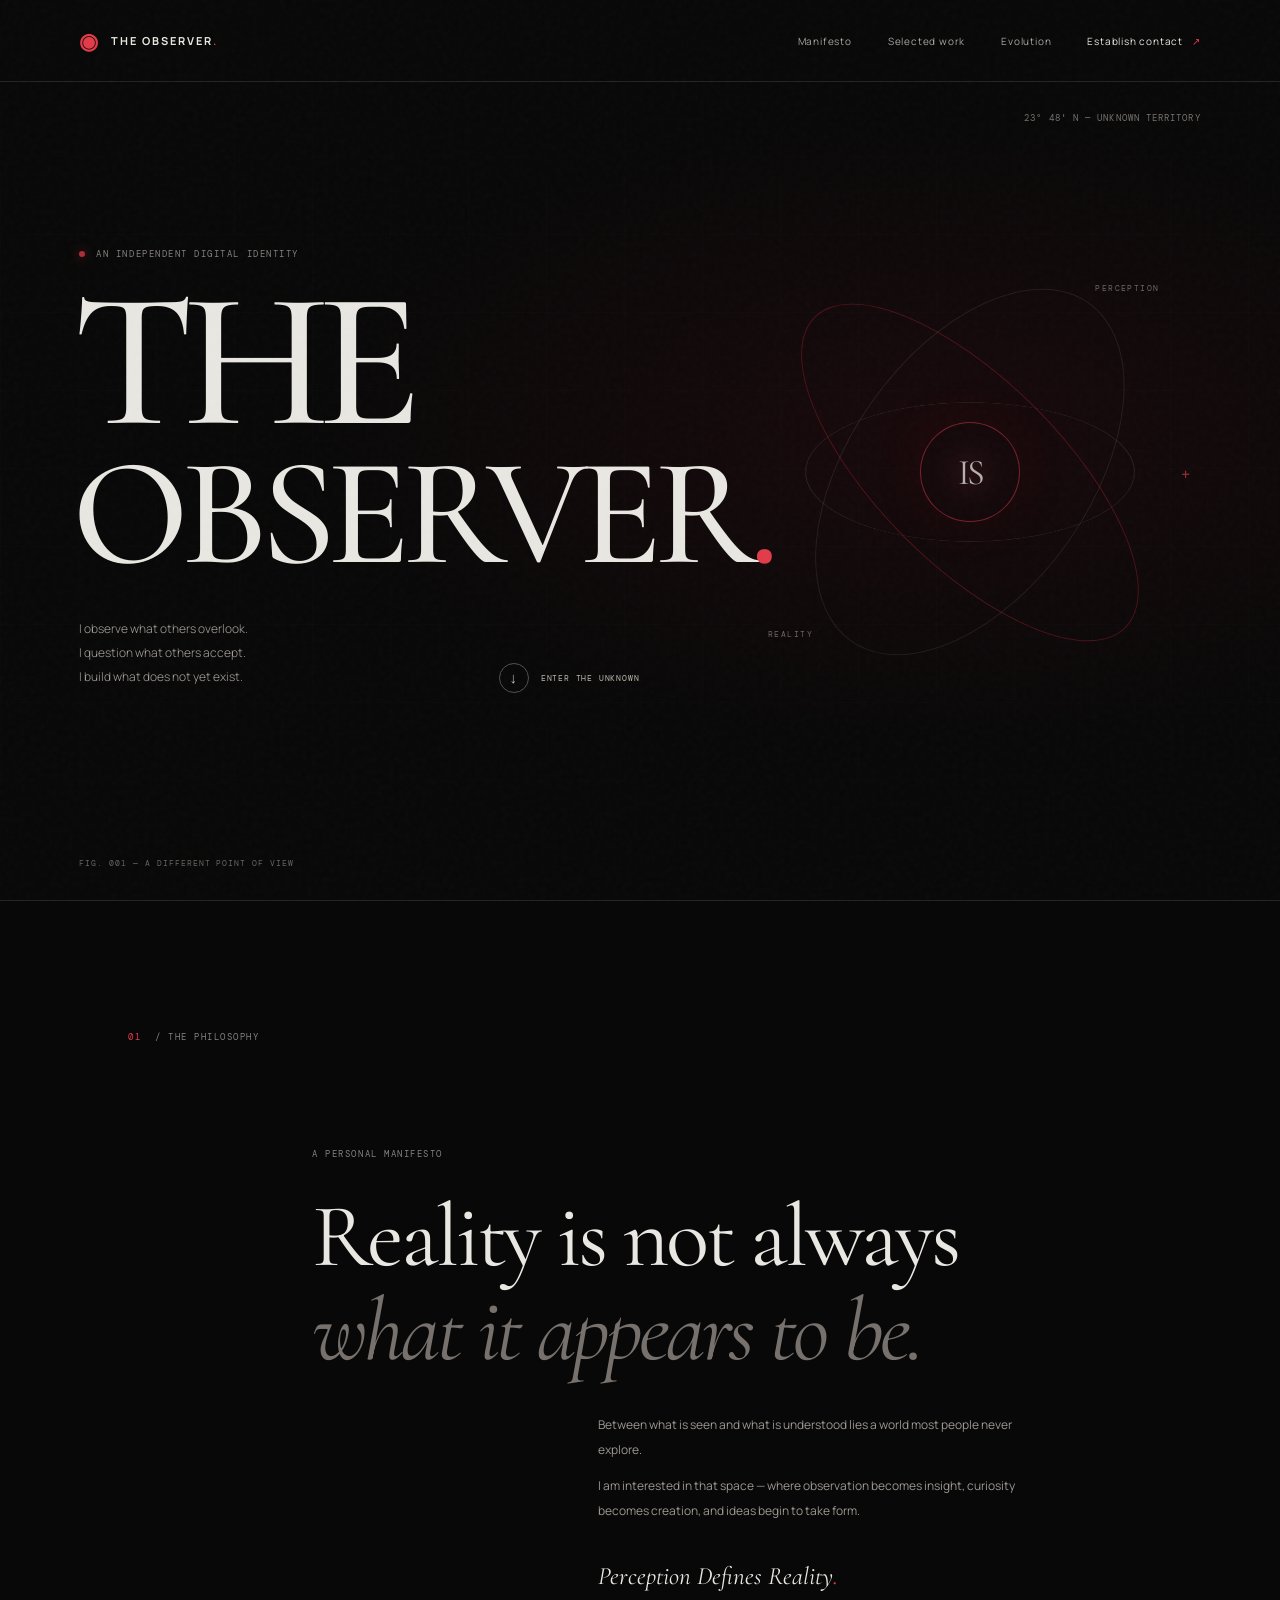
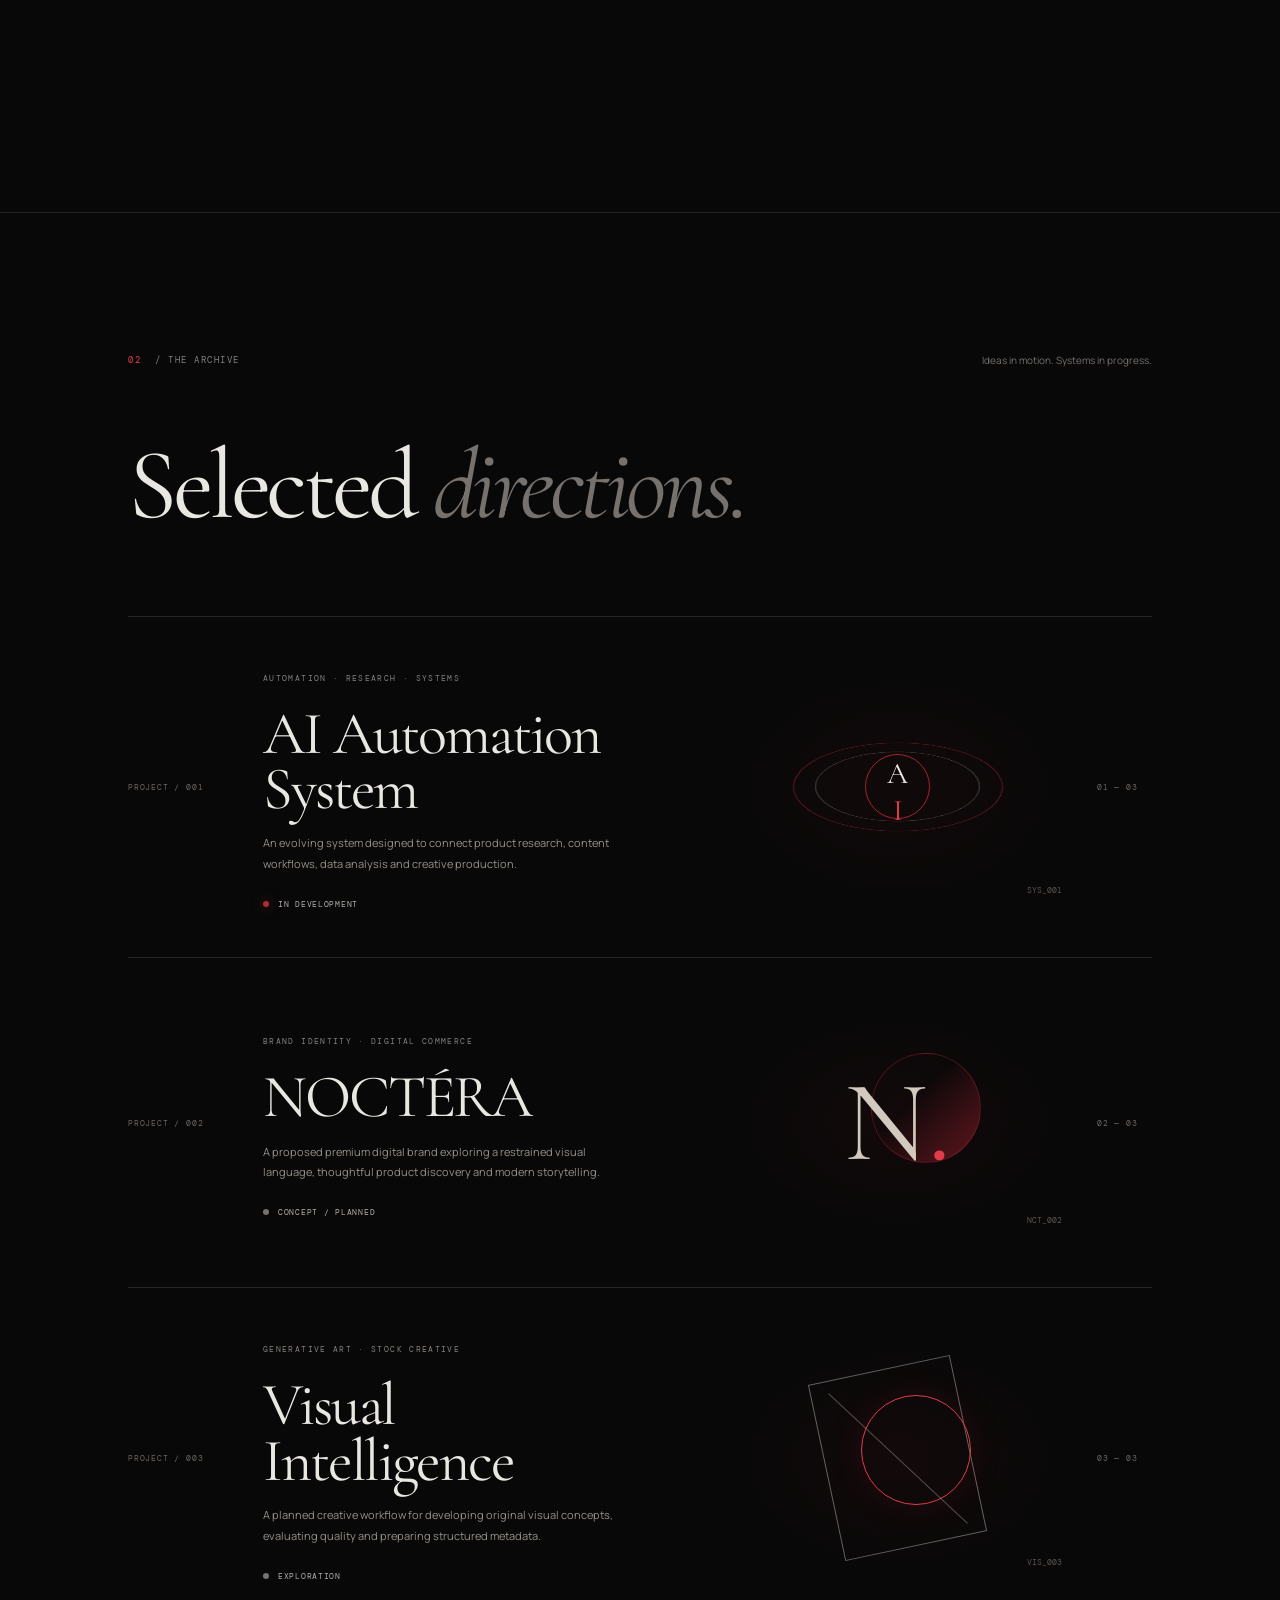
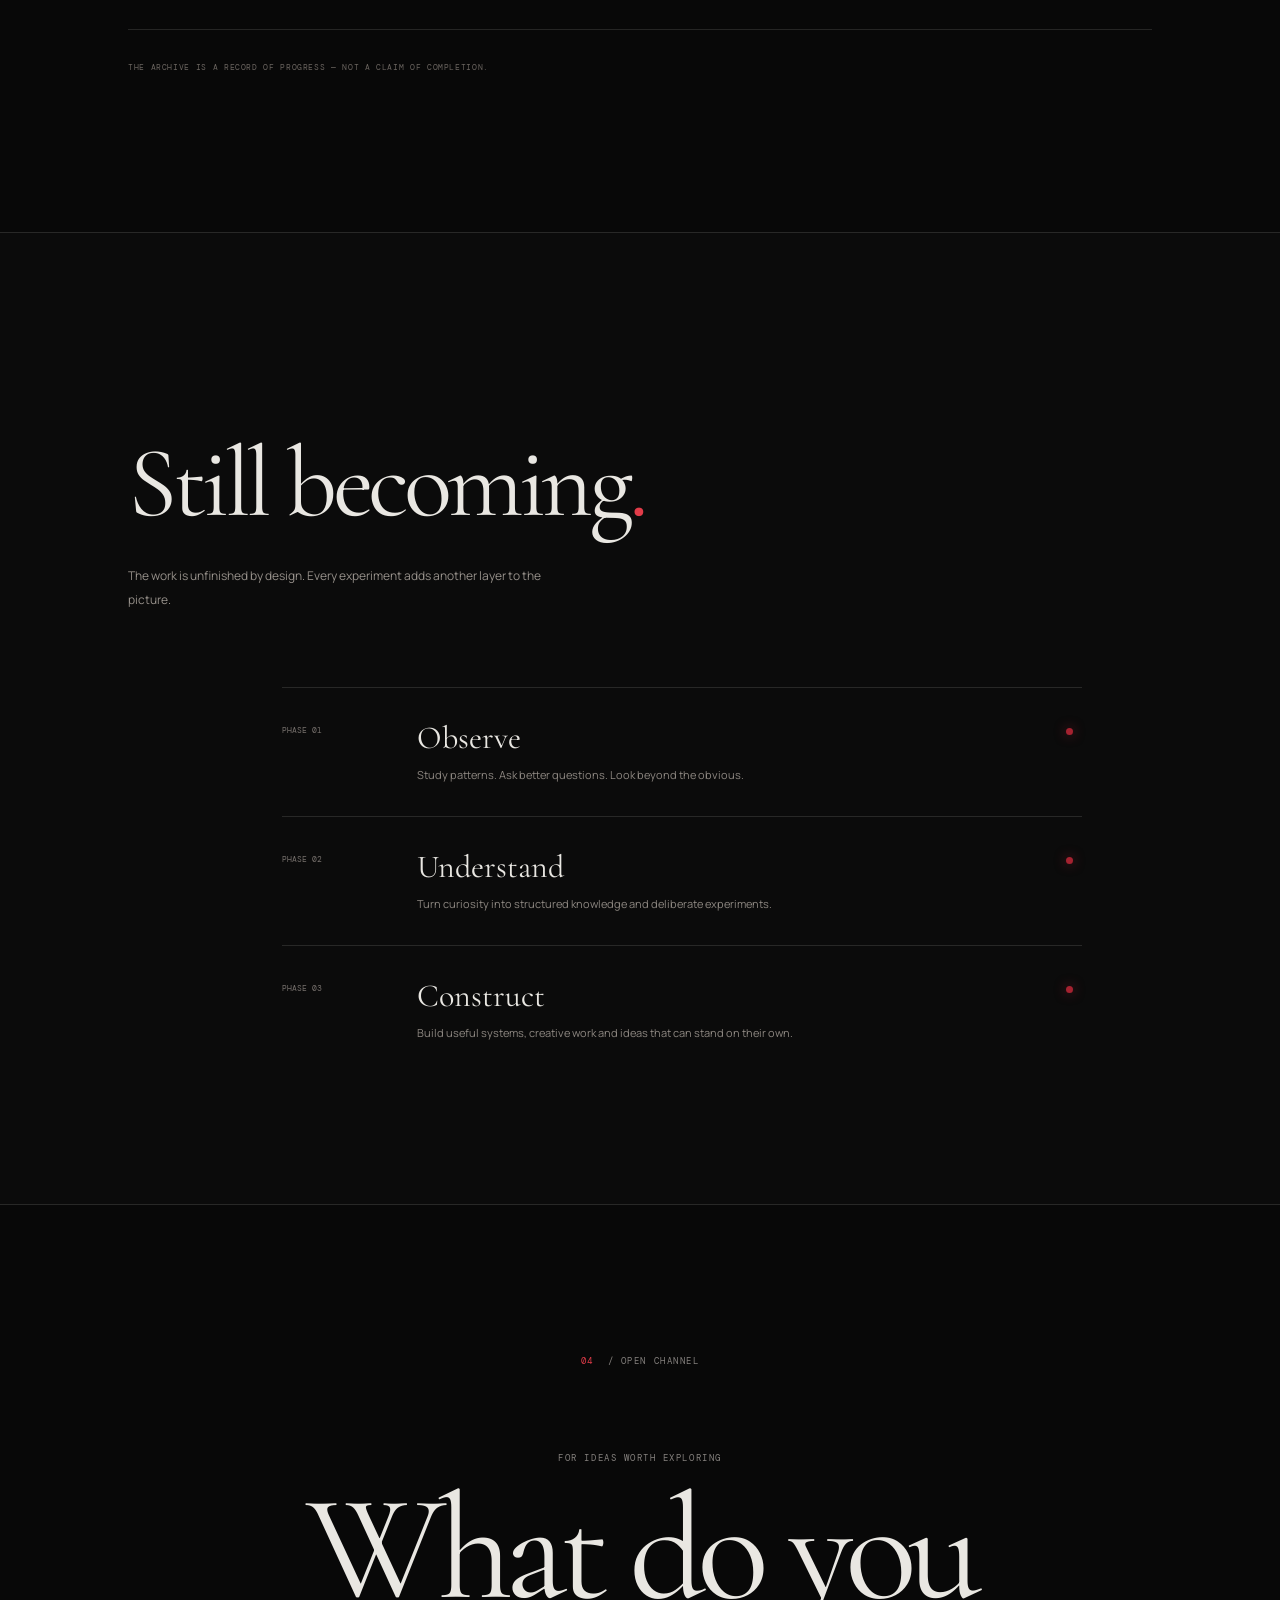
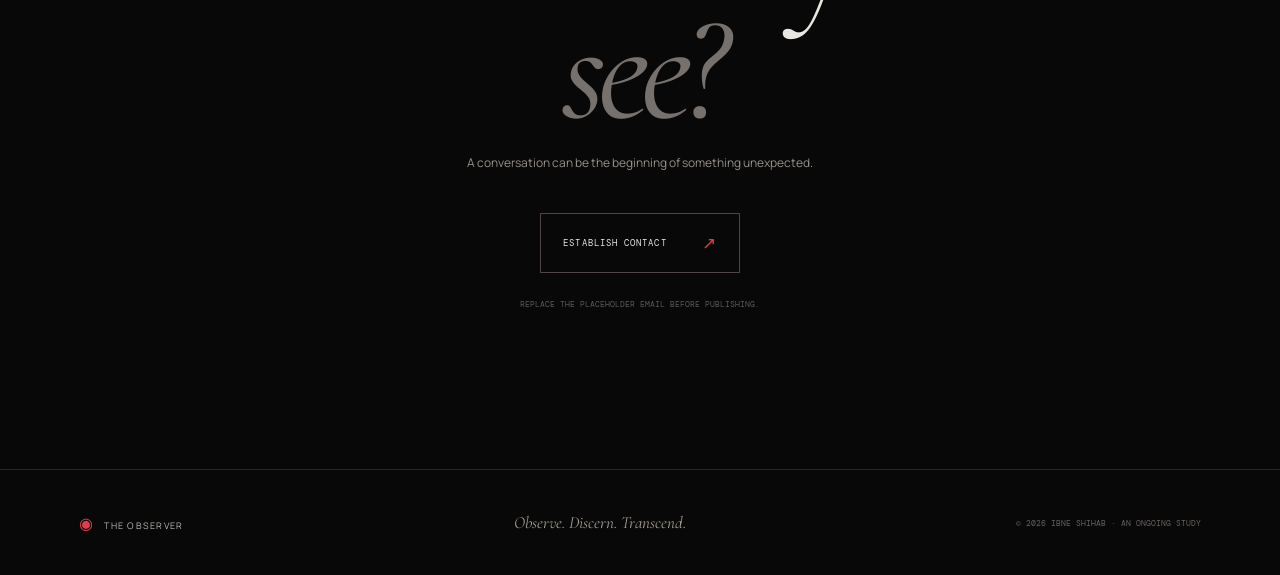
<file: portfolio/index.html>
﻿<!DOCTYPE html>
<html lang="en">
<head>
    <meta charset="UTF-8">
    <meta name="viewport" content="width=device-width, initial-scale=1.0">
    <meta name="theme-color" content="#080808">
    <meta name="description" content="THE OBSERVER — The personal portfolio and digital universe of Ibne Shihab. Perception Defines Reality.">
    <title>THE OBSERVER — Ibne Shihab</title>
    <link rel="preconnect" href="https://fonts.googleapis.com">
    <link rel="preconnect" href="https://fonts.gstatic.com" crossorigin>
    <link href="https://fonts.googleapis.com/css2?family=Cormorant+Garamond:wght@400;500;600;700&family=DM+Mono:wght@400;500&family=Manrope:wght@300;400;500;600;700&display=swap" rel="stylesheet">
    <link rel="stylesheet" href="style.css">
    <script src="script.js" defer></script>
</head>
<body>
    <div class="noise" aria-hidden="true"></div>
    <div class="scroll-progress" id="scrollProgress"></div>

    <header class="topbar">
        <a class="wordmark" href="#home" aria-label="The Observer home">
            <span class="wordmark-symbol">◉</span>
            <span>THE OBSERVER<span class="wordmark-period">.</span></span>
        </a>
        <button class="menu-toggle" id="menuToggle" aria-label="Open navigation" aria-expanded="false">
            <span></span><span></span>
        </button>
        <nav class="navigation" id="navigation">
            <a href="#manifesto">Manifesto</a>
            <a href="#work">Selected work</a>
            <a href="#evolution">Evolution</a>
            <a href="#contact" class="nav-contact">Establish contact <span>↗</span></a>
        </nav>
    </header>

    <main>
        <section class="hero" id="home">
            <div class="hero-grid" aria-hidden="true"></div>
            <div class="hero-coordinate mono">23° 48' N — UNKNOWN TERRITORY</div>

            <div class="hero-content">
                <p class="eyebrow reveal"><span class="status-dot"></span> AN INDEPENDENT DIGITAL IDENTITY</p>
                <h1 class="hero-title reveal">
                    THE<br>
                    <span class="title-second">OBSERVER<span class="red-dot">.</span></span>
                </h1>
                <div class="hero-bottom reveal">
                    <p class="hero-description">
                        I observe what others overlook.<br>
                        I question what others accept.<br>
                        I build what does not yet exist.
                    </p>
                    <a class="discover-link" href="#manifesto">
                        <span class="discover-icon">↓</span>
                        <span>ENTER THE UNKNOWN</span>
                    </a>
                </div>
            </div>

            <div class="orbit-scene" aria-hidden="true">
                <div class="orbit orbit-one"></div>
                <div class="orbit orbit-two"></div>
                <div class="orbit orbit-three"></div>
                <div class="orbit-core">IS</div>
                <span class="orbit-label orbit-label-one">PERCEPTION</span>
                <span class="orbit-label orbit-label-two">REALITY</span>
                <span class="orbit-cross">+</span>
            </div>

            <div class="hero-index mono">FIG. 001 — A DIFFERENT POINT OF VIEW</div>
        </section>

        <section class="manifesto section-pad" id="manifesto">
            <div class="section-marker mono reveal"><span>01</span> / THE PHILOSOPHY</div>
            <div class="manifesto-content">
                <p class="eyebrow reveal">A PERSONAL MANIFESTO</p>
                <h2 class="manifesto-heading reveal">
                    Reality is not always<br>
                    <span>what it appears to be.</span>
                </h2>
                <div class="manifesto-copy reveal">
                    <p>Between what is seen and what is understood lies a world most people never explore.</p>
                    <p>I am interested in that space — where observation becomes insight, curiosity becomes creation, and ideas begin to take form.</p>
                    <p class="signature-line">Perception Defines Reality<span class="red-dot">.</span></p>
                </div>
            </div>
            <div class="manifesto-aside mono reveal">
                <span>OBSERVATION LOG</span>
                <span>NO. 001</span>
                <span>STATUS: ONGOING</span>
            </div>
        </section>

        <section class="work section-pad" id="work">
            <div class="section-heading reveal">
                <div class="section-marker mono"><span>02</span> / THE ARCHIVE</div>
                <p class="section-note">Ideas in motion. Systems in progress.</p>
            </div>
            <h2 class="section-title reveal">Selected <em>directions.</em></h2>

            <div class="project-list">
                <article class="project-card reveal">
                    <div class="project-number mono">PROJECT / 001</div>
                    <div class="project-main">
                        <p class="project-type mono">AUTOMATION · RESEARCH · SYSTEMS</p>
                        <h3>AI Automation<br>System</h3>
                        <p class="project-description">An evolving system designed to connect product research, content workflows, data analysis and creative production.</p>
                        <span class="project-status"><span class="status-dot"></span> IN DEVELOPMENT</span>
                    </div>
                    <div class="project-art art-automation" aria-hidden="true">
                        <div class="art-ring"></div><div class="art-ring ring-two"></div>
                        <div class="art-node">A<span>I</span></div>
                        <span class="art-coordinate mono">SYS_001</span>
                    </div>
                    <div class="project-index mono">01 — 03</div>
                </article>

                <article class="project-card reveal">
                    <div class="project-number mono">PROJECT / 002</div>
                    <div class="project-main">
                        <p class="project-type mono">BRAND IDENTITY · DIGITAL COMMERCE</p>
                        <h3>NOCTÉRA</h3>
                        <p class="project-description">A proposed premium digital brand exploring a restrained visual language, thoughtful product discovery and modern storytelling.</p>
                        <span class="project-status"><span class="status-dot status-muted"></span> CONCEPT / PLANNED</span>
                    </div>
                    <div class="project-art art-noctera" aria-hidden="true">
                        <div class="noctera-moon"></div>
                        <div class="noctera-word">N<span>.</span></div>
                        <span class="art-coordinate mono">NCT_002</span>
                    </div>
                    <div class="project-index mono">02 — 03</div>
                </article>

                <article class="project-card reveal">
                    <div class="project-number mono">PROJECT / 003</div>
                    <div class="project-main">
                        <p class="project-type mono">GENERATIVE ART · STOCK CREATIVE</p>
                        <h3>Visual<br>Intelligence</h3>
                        <p class="project-description">A planned creative workflow for developing original visual concepts, evaluating quality and preparing structured metadata.</p>
                        <span class="project-status"><span class="status-dot status-muted"></span> EXPLORATION</span>
                    </div>
                    <div class="project-art art-visual" aria-hidden="true">
                        <div class="visual-frame"></div><div class="visual-circle"></div>
                        <div class="visual-line"></div>
                        <span class="art-coordinate mono">VIS_003</span>
                    </div>
                    <div class="project-index mono">03 — 03</div>
                </article>
            </div>
            <p class="archive-footnote mono">THE ARCHIVE IS A RECORD OF PROGRESS — NOT A CLAIM OF COMPLETION.</p>
        </section>

        <section class="evolution section-pad" id="evolution">
            <div class="section-marker mono reveal"><span>03</span> / THE EVOLUTION</div>
            <h2 class="section-title reveal">Still becoming<span class="red-dot">.</span></h2>
            <p class="evolution-intro reveal">The work is unfinished by design. Every experiment adds another layer to the picture.</p>
            <div class="timeline">
                <div class="timeline-item reveal">
                    <span class="timeline-index mono">PHASE 01</span>
                    <div><h3>Observe</h3><p>Study patterns. Ask better questions. Look beyond the obvious.</p></div>
                    <span class="timeline-mark"></span>
                </div>
                <div class="timeline-item reveal">
                    <span class="timeline-index mono">PHASE 02</span>
                    <div><h3>Understand</h3><p>Turn curiosity into structured knowledge and deliberate experiments.</p></div>
                    <span class="timeline-mark"></span>
                </div>
                <div class="timeline-item reveal">
                    <span class="timeline-index mono">PHASE 03</span>
                    <div><h3>Construct</h3><p>Build useful systems, creative work and ideas that can stand on their own.</p></div>
                    <span class="timeline-mark"></span>
                </div>
            </div>
        </section>

        <section class="contact section-pad" id="contact">
            <div class="section-marker mono reveal"><span>04</span> / OPEN CHANNEL</div>
            <p class="eyebrow reveal">FOR IDEAS WORTH EXPLORING</p>
            <h2 class="contact-heading reveal">What do you<br><em>see?</em></h2>
            <p class="contact-copy reveal">A conversation can be the beginning of something unexpected.</p>
            <a class="contact-link reveal" href="mailto:your-email@example.com">
                <span>ESTABLISH CONTACT</span><span class="contact-arrow">↗</span>
            </a>
            <p class="contact-reminder mono">REPLACE THE PLACEHOLDER EMAIL BEFORE PUBLISHING.</p>
        </section>
    </main>

    <footer class="footer">
        <a class="footer-mark" href="#home">◉ <span>THE OBSERVER</span></a>
        <p class="footer-quote">Observe. Discern. Transcend.</p>
        <p class="footer-meta mono">© <span id="currentYear"></span> IBNE SHIHAB · AN ONGOING STUDY</p>
    </footer>
</body>
</html>
</file>
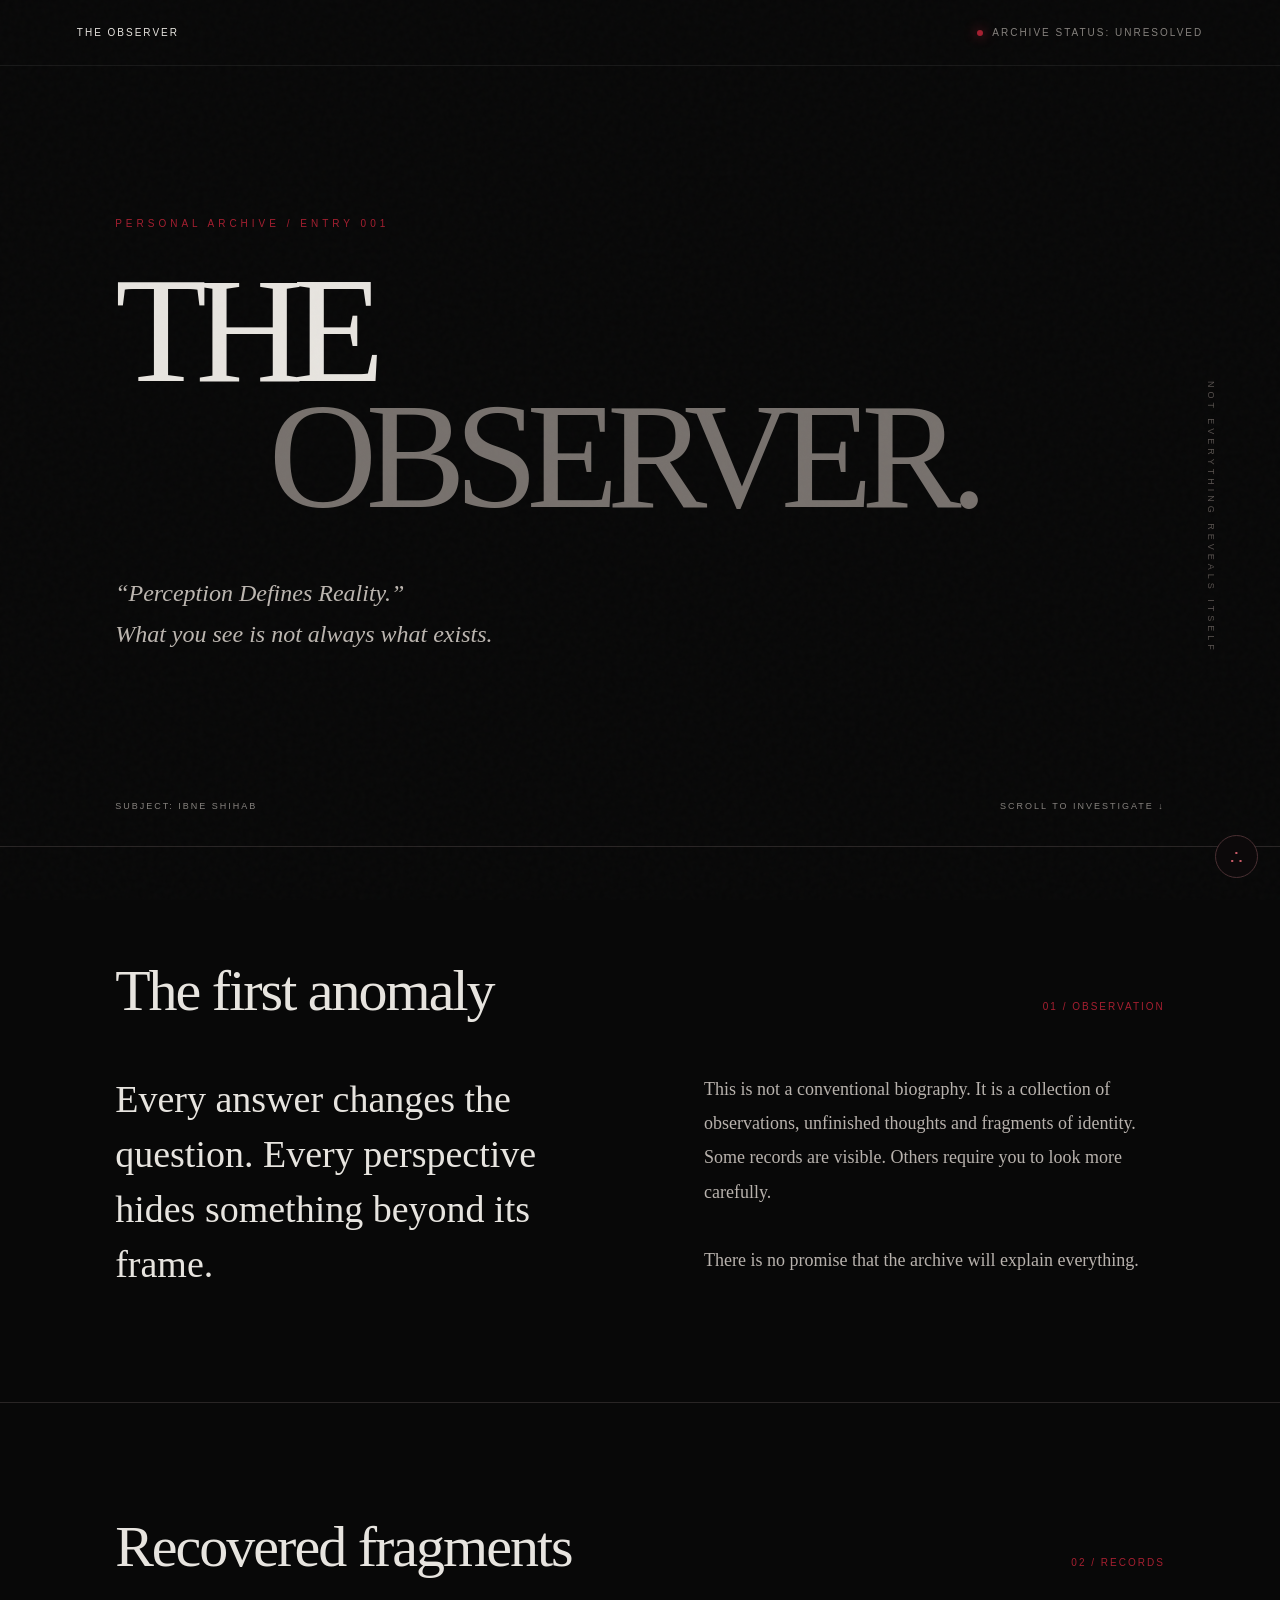
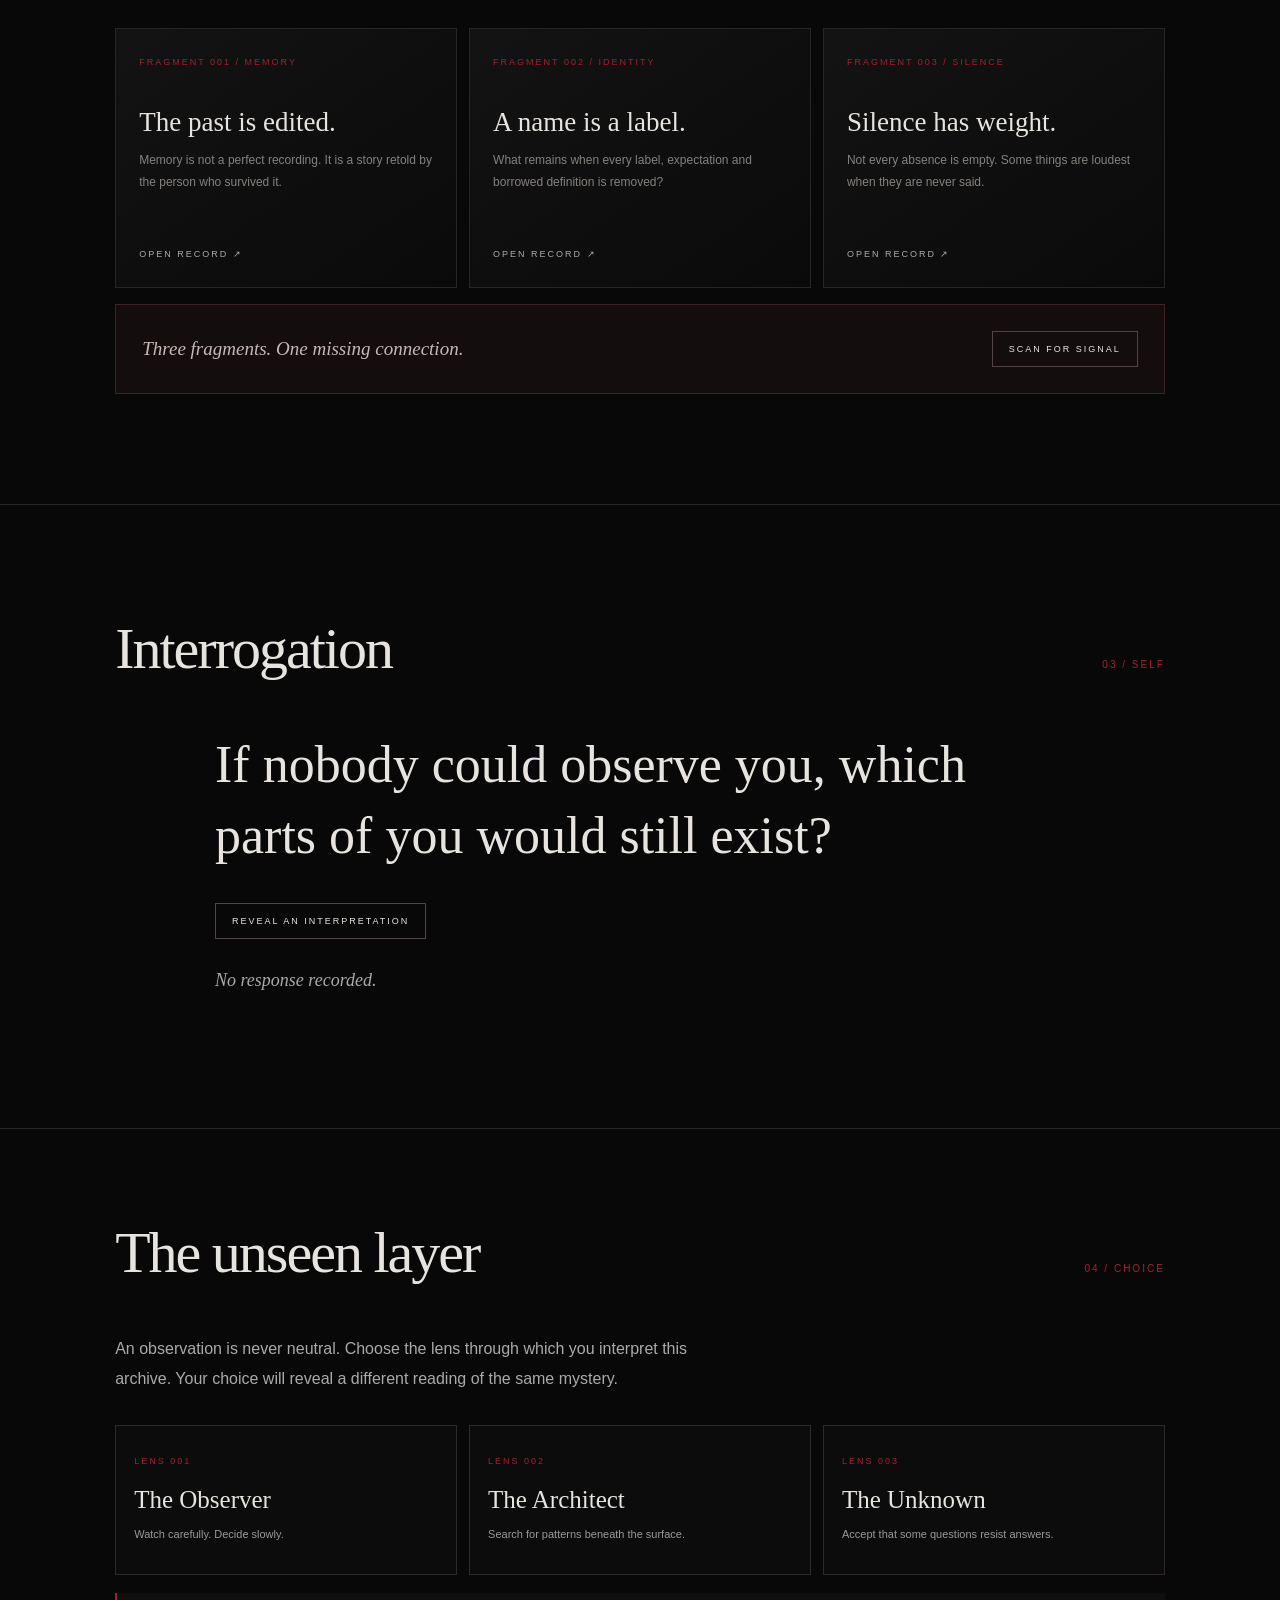
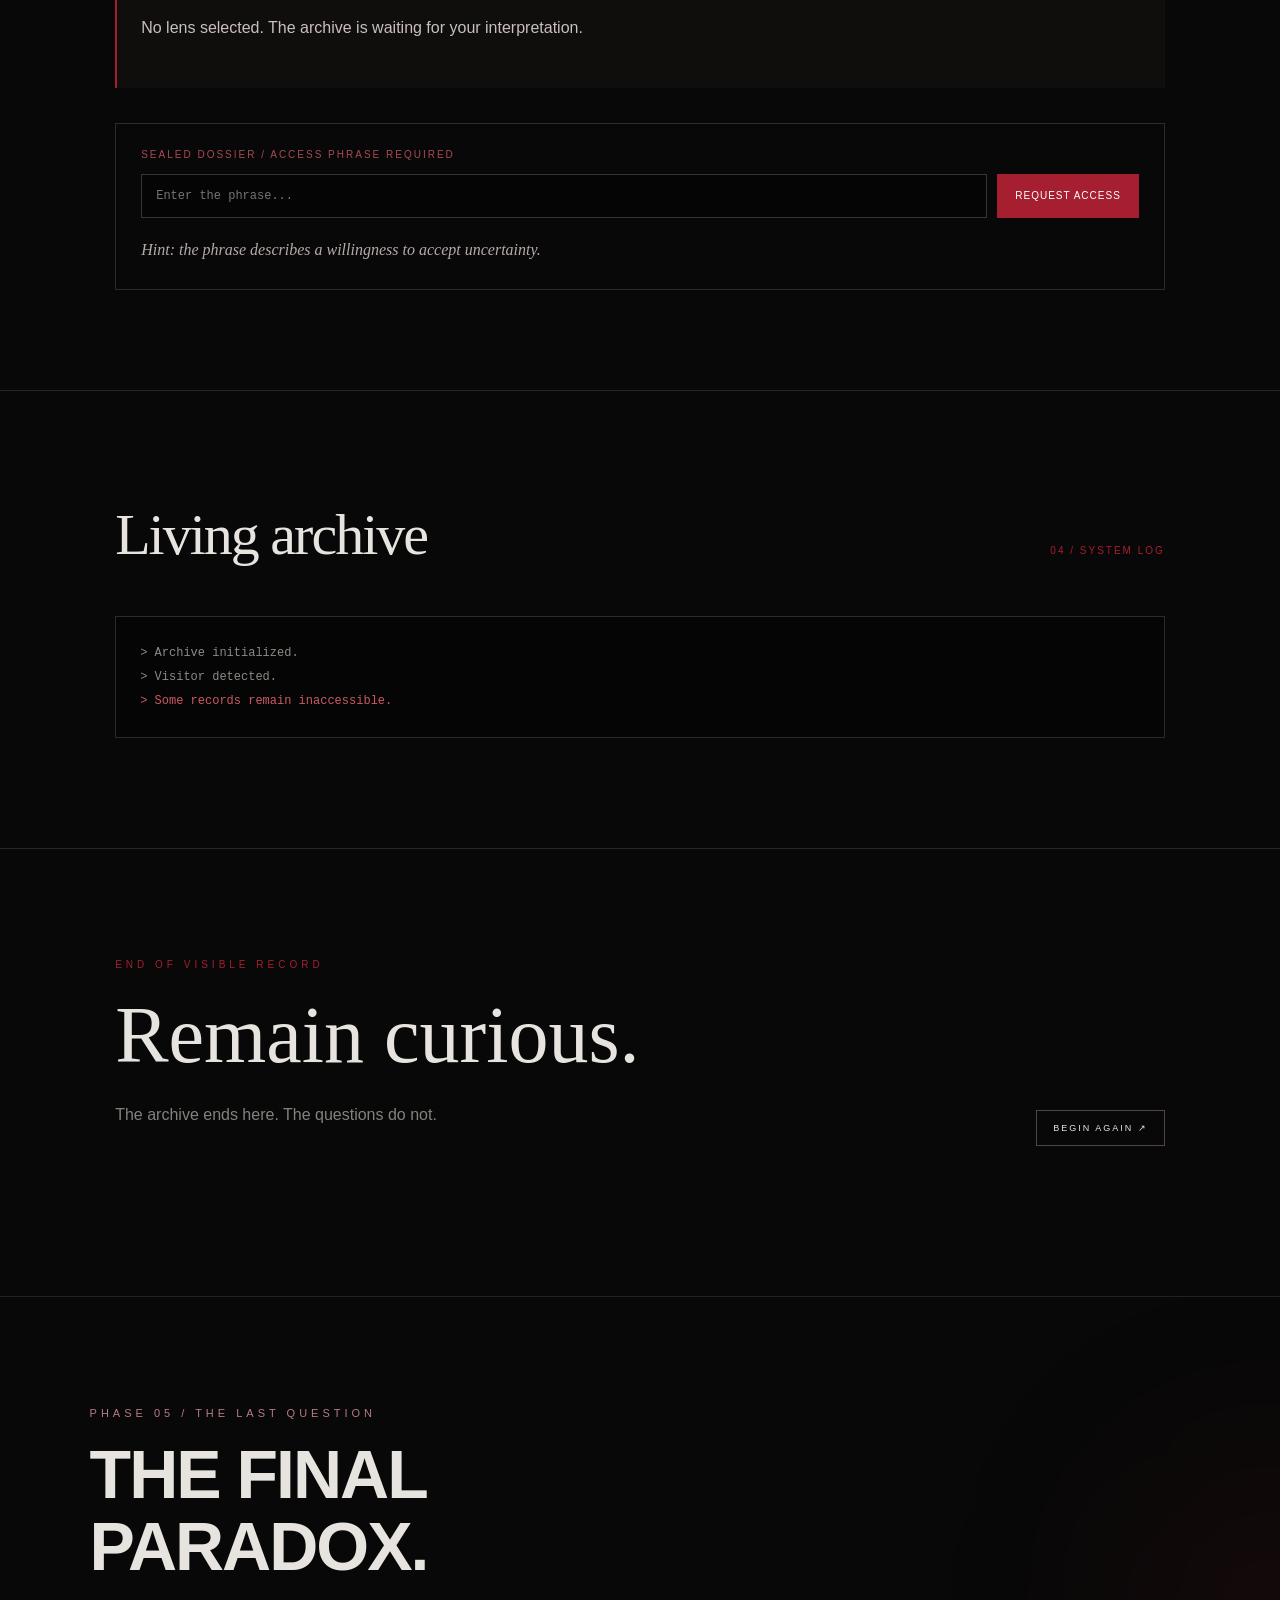
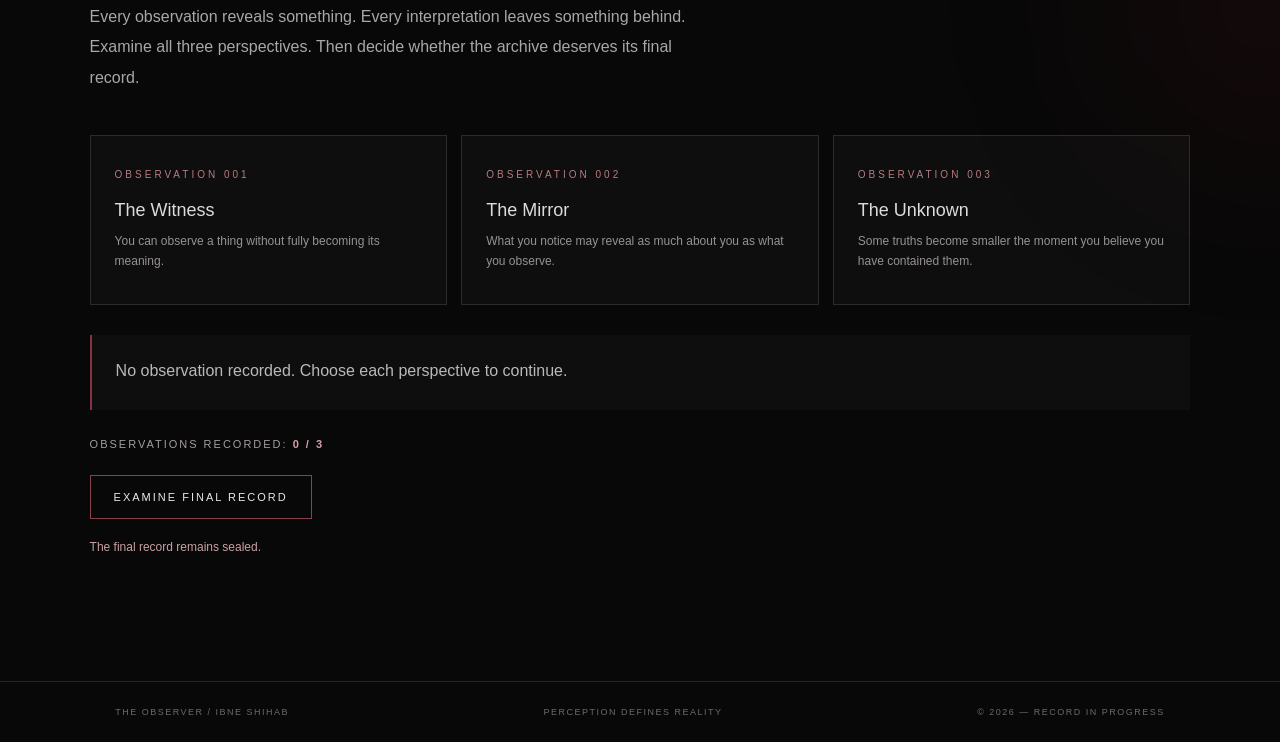
<file: portfolio/publish-ready/index.html>
﻿<!DOCTYPE html>
<html lang="en">
<head>
<meta charset="UTF-8">
<meta name="viewport" content="width=device-width, initial-scale=1.0">
<meta name="theme-color" content="#080808">
<meta name="description" content="THE OBSERVER — a living archive of perception, identity and unanswered questions.">
<title>THE OBSERVER — Living Archive</title>
<style>
:root{--bg:#080808;--panel:#101010;--text:#e7e4df;--muted:#85817d;--red:#a51f30;--line:#292525;--serif:Georgia,'Times New Roman',serif}
*{box-sizing:border-box}
html{scroll-behavior:smooth}
body{margin:0;background:var(--bg);color:var(--text);font-family:Arial,Helvetica,sans-serif;overflow-x:hidden}
body:after{content:"";position:fixed;inset:0;pointer-events:none;z-index:10;opacity:.12;background-image:url("data:image/svg+xml,%3Csvg viewBox='0 0 180 180' xmlns='http://www.w3.org/2000/svg'%3E%3Cfilter id='n'%3E%3CfeTurbulence type='fractalNoise' baseFrequency='.9' numOctaves='3' stitchTiles='stitch'/%3E%3C/filter%3E%3Crect width='100%25' height='100%25' filter='url(%23n)' opacity='.18'/%3E%3C/svg%3E")}
a{color:inherit;text-decoration:none}
button{font:inherit}
.topbar{position:absolute;top:0;left:0;width:100%;padding:27px 6vw;display:flex;justify-content:space-between;align-items:center;border-bottom:1px solid #ffffff12;font-size:10px;letter-spacing:2px;color:var(--muted)}
.topbar strong{color:var(--text);font-weight:500}
.status{display:flex;align-items:center;gap:9px}
.dot{width:6px;height:6px;background:var(--red);border-radius:50%;box-shadow:0 0 12px #a51f30}
.hero{min-height:94vh;padding:150px 9vw 100px;display:flex;flex-direction:column;justify-content:center;position:relative}
.eyebrow{font-size:10px;letter-spacing:4px;color:var(--red);text-transform:uppercase}
h1{font-family:var(--serif);font-weight:400;font-size:clamp(54px,12vw,150px);letter-spacing:-.075em;line-height:.84;margin:38px 0 30px}
h1 span{display:block;color:#77716d;margin-left:clamp(20px,12vw,170px)}
.subtitle{font-family:var(--serif);font-size:clamp(17px,2vw,24px);font-style:italic;color:#bcb6b0;max-width:480px;line-height:1.7}
.hero-bottom{position:absolute;bottom:35px;left:9vw;right:9vw;display:flex;justify-content:space-between;color:var(--muted);font-size:9px;letter-spacing:2px}
.side-mark{position:absolute;right:5vw;top:45%;writing-mode:vertical-rl;color:#57514e;font-size:9px;letter-spacing:4px}
section{padding:110px 9vw;border-top:1px solid var(--line)}
.section-head{display:flex;justify-content:space-between;gap:20px;align-items:baseline;margin-bottom:48px}
.section-head h2{font:400 clamp(32px,5vw,58px) var(--serif);margin:0;letter-spacing:-2px}
.section-no{font-size:10px;letter-spacing:2px;color:var(--red)}
.intro-grid{display:grid;grid-template-columns:1fr 1fr;gap:10vw}
.intro-grid p{font:18px/1.9 var(--serif);color:#b8b2ad;margin:0}
.intro-grid .large{font-size:clamp(24px,3vw,38px);line-height:1.45;color:var(--text)}
.archive-grid{display:grid;grid-template-columns:repeat(3,1fr);gap:12px}
.record{background:linear-gradient(145deg,#141313,#0a0a0a);border:1px solid var(--line);padding:28px 23px;min-height:260px;display:flex;flex-direction:column;transition:border-color .3s,transform .3s;cursor:pointer;text-align:left;color:var(--text)}
.record:hover,.record:focus-visible{border-color:var(--red);transform:translateY(-4px);outline:none}
.record .id{font-size:9px;letter-spacing:2px;color:var(--red)}
.record h3{font:400 27px var(--serif);margin:40px 0 12px}
.record p{font-size:12px;line-height:1.8;color:var(--muted);margin:0}
.record .open{margin-top:auto;padding-top:28px;font-size:9px;letter-spacing:2px;color:#aaa}
.signal{margin-top:16px;border:1px solid #3c2024;background:#130d0e;padding:26px;display:flex;align-items:center;justify-content:space-between;gap:20px}
.signal p{margin:0;color:#c6b9b8;font:italic 19px var(--serif)}
.signal button,.action{background:transparent;color:var(--text);border:1px solid #514347;padding:12px 16px;letter-spacing:2px;font-size:9px;cursor:pointer}
.signal button:hover,.action:hover{background:var(--red);border-color:var(--red)}
.question{max-width:850px;margin:auto}
.question blockquote{font:clamp(27px,5vw,52px)/1.35 var(--serif);margin:0 0 32px}
.answer{min-height:54px;margin-top:25px;color:#aaa;font:italic 18px/1.8 var(--serif)}
.archive-console{background:#050505;border:1px solid #302b2b;padding:24px;font:12px/2 monospace;color:#8f8984;min-height:120px}
.archive-console .red{color:#cb5965}
#contact{display:flex;justify-content:space-between;align-items:end;gap:30px}
#contact h2{font:400 clamp(38px,7vw,80px) var(--serif);margin:20px 0}
footer{padding:25px 9vw;display:flex;justify-content:space-between;gap:15px;color:#6f6965;font-size:9px;letter-spacing:1.5px;border-top:1px solid var(--line)}
.progress{position:fixed;top:0;left:0;height:2px;background:var(--red);width:0;z-index:20}
.secret-button{position:fixed;right:22px;bottom:22px;z-index:30;border:1px solid #4a3033;background:#0c090a;color:#c95b67;width:43px;height:43px;border-radius:50%;cursor:pointer;font:20px var(--serif)}
.modal{display:none;position:fixed;inset:0;z-index:50;background:#000e;align-items:center;justify-content:center;padding:22px}
.modal.show{display:flex}
.modal-card{width:min(560px,100%);background:#0c0b0b;border:1px solid #4b292e;padding:clamp(24px,6vw,48px);position:relative;box-shadow:0 25px 100px #000}
.modal-card h2{font:400 38px var(--serif);margin:25px 0}
.modal-card p{font:16px/1.9 var(--serif);color:#aaa}
.close{position:absolute;right:18px;top:15px;background:none;border:0;color:#aaa;font-size:24px;cursor:pointer}
.hidden-text{display:none}
#toast{position:fixed;bottom:78px;right:22px;z-index:35;background:#171011;border:1px solid #512a30;padding:12px 15px;color:#d4c5c4;font-size:11px;letter-spacing:1px;display:none}
@media(max-width:700px){.hero{padding-left:7vw;padding-right:7vw}.hero-bottom{left:7vw;right:7vw}.side-mark{display:none}section{padding:75px 7vw}.intro-grid{grid-template-columns:1fr;gap:25px}.archive-grid{grid-template-columns:1fr}.record{min-height:210px}.record h3{margin-top:25px}.signal,#contact{align-items:flex-start;flex-direction:column}footer{padding:24px 7vw;flex-direction:column}.topbar{padding:22px 7vw}}
@media(prefers-reduced-motion:reduce){html{scroll-behavior:auto}*,*:before,*:after{transition:none!important}}
/* PHASE 4 — THE UNSEEN LAYER */
.lens-section{padding-top:90px;padding-bottom:100px}
.lens-intro{max-width:620px;color:#aaa;line-height:1.9;margin-bottom:30px}
.lens-options{display:grid;grid-template-columns:repeat(3,minmax(0,1fr));gap:12px}
.lens-choice{background:#0d0c0c;color:#e7e4df;border:1px solid #302929;padding:24px 18px;text-align:left;cursor:pointer;min-height:150px;transition:.25s}
.lens-choice:hover,.lens-choice.active{border-color:#a51f30;background:#160d0f;transform:translateY(-3px)}
.lens-choice small{display:block;color:#a51f30;letter-spacing:2px;font-size:9px;margin-bottom:20px}
.lens-choice strong{font:400 25px Georgia,serif;display:block;margin-bottom:10px}
.lens-choice span{font-size:11px;color:#999;line-height:1.7}
.lens-result{margin-top:18px;border-left:2px solid #a51f30;padding:20px 24px;background:#100d0d;color:#c8c0bd;line-height:1.9;min-height:95px}
.dossier{margin-top:35px;border:1px solid #34282a;padding:25px;background:#090808}
.dossier label{display:block;font-size:10px;letter-spacing:2px;color:#a94a55;margin-bottom:14px}
.dossier-row{display:flex;gap:10px}
.dossier input{min-width:0;flex:1;background:#050505;color:#eee;border:1px solid #3c3333;padding:14px;font:12px monospace}
.dossier button{background:#a51f30;color:#fff;border:0;padding:12px 18px;cursor:pointer;font-size:10px;letter-spacing:1px}
.dossier-message{font:italic 16px/1.8 Georgia,serif;color:#b5aaa8;margin:18px 0 0;overflow-wrap:anywhere}
.dossier-unlocked{border-color:#a51f30;box-shadow:0 0 35px #a51f3015}
@media(max-width:650px){.lens-options{grid-template-columns:1fr}.lens-choice{min-height:unset}.dossier-row{flex-direction:column}.dossier button{min-height:44px}}
/* PHASE 5 — THE FINAL PARADOX */
.paradox-section {
    position: relative;
    padding: 110px 7%;
    margin-top: 40px;
    border-top: 1px solid rgba(255,255,255,.10);
    overflow: hidden;
}
.paradox-section::before {
    content: "";
    position: absolute;
    width: 320px;
    height: 320px;
    border-radius: 50%;
    background: rgba(130,20,35,.10);
    filter: blur(90px);
    top: 15%;
    right: -150px;
    pointer-events: none;
}
.paradox-kicker {
    color: #b77b83;
    font-size: 11px;
    letter-spacing: 4px;
    text-transform: uppercase;
    margin-bottom: 20px;
}
.paradox-title {
    font-size: clamp(34px, 6vw, 68px);
    letter-spacing: -2px;
    line-height: 1.05;
    margin: 0 0 20px;
}
.paradox-intro {
    max-width: 620px;
    color: #aaa7ab;
    line-height: 1.9;
    margin-bottom: 42px;
}
.paradox-observations {
    display: grid;
    grid-template-columns: repeat(3, minmax(0, 1fr));
    gap: 14px;
    margin: 30px 0;
}
.paradox-observation {
    min-height: 170px;
    padding: 24px;
    text-align: left;
    color: #dedadd;
    background: rgba(255,255,255,.025);
    border: 1px solid rgba(255,255,255,.12);
    cursor: pointer;
    transition: border-color .25s, background .25s, transform .25s;
}
.paradox-observation:hover {
    border-color: rgba(190,90,105,.65);
    transform: translateY(-3px);
}
.paradox-observation.selected {
    border-color: #9c3547;
    background: rgba(130,20,35,.13);
}
.paradox-observation span {
    display: block;
    color: #b77b83;
    font-size: 10px;
    letter-spacing: 3px;
    margin-bottom: 20px;
}
.paradox-observation strong {
    display: block;
    font-size: 18px;
    font-weight: 500;
    margin-bottom: 10px;
}
.paradox-observation small {
    display: block;
    color: #969196;
    line-height: 1.7;
    font-size: 12px;
}
.paradox-interpretation {
    min-height: 75px;
    padding: 22px 24px;
    border-left: 2px solid #853242;
    color: #bcb7bc;
    background: rgba(255,255,255,.025);
    line-height: 1.8;
    margin: 28px 0;
}
.paradox-progress {
    color: #a49da3;
    font-size: 11px;
    letter-spacing: 2px;
    margin: 25px 0;
}
.paradox-progress strong {
    color: #d6a0a7;
}
.paradox-unlock {
    display: inline-block;
    padding: 15px 23px;
    border: 1px solid #88404b;
    background: transparent;
    color: #eee6e8;
    font: inherit;
    font-size: 11px;
    letter-spacing: 2px;
    cursor: pointer;
    transition: background .25s, border-color .25s;
}
.paradox-unlock:hover {
    background: rgba(130,20,35,.20);
    border-color: #c16a78;
}
.paradox-status {
    color: #c8a0a5;
    font-size: 12px;
    line-height: 1.8;
    margin-top: 18px;
}
.paradox-record {
    display: none;
    max-width: 760px;
    margin-top: 35px;
    padding: clamp(24px, 5vw, 48px);
    background: rgba(255,255,255,.025);
    border: 1px solid rgba(155,64,79,.45);
}
.paradox-record.revealed {
    display: block;
    animation: paradoxAppear .8s ease both;
}
.paradox-record-label {
    color: #bc7883;
    font-size: 10px;
    letter-spacing: 4px;
    margin-bottom: 25px;
}
.paradox-record h3 {
    font-size: clamp(25px, 4vw, 42px);
    font-weight: 400;
    line-height: 1.25;
    margin: 0 0 22px;
}
.paradox-record p {
    color: #b5afb5;
    line-height: 2;
    max-width: 580px;
}
.paradox-record .paradox-signature {
    margin-top: 30px;
    color: #8d858d;
    font-size: 10px;
    letter-spacing: 3px;
}
@keyframes paradoxAppear {
    from { opacity: 0; transform: translateY(12px); }
    to { opacity: 1; transform: translateY(0); }
}
@media (max-width: 700px) {
    .paradox-section { padding: 75px 6%; }
    .paradox-observations { grid-template-columns: 1fr; }
    .paradox-observation { min-height: auto; }
}
</style>
</head>
<body>
<div class="progress" id="progress"></div>
<header class="topbar">
  <strong>THE OBSERVER</strong>
  <div class="status"><span class="dot"></span> ARCHIVE STATUS: UNRESOLVED</div>
</header>

<main>
  <section class="hero" style="border:0">
    <div class="eyebrow">Personal archive / Entry 001</div>
    <h1>THE <span>OBSERVER.</span></h1>
    <p class="subtitle">“Perception Defines Reality.”<br>What you see is not always what exists.</p>
    <div class="side-mark">NOT EVERYTHING REVEALS ITSELF</div>
    <div class="hero-bottom"><span>SUBJECT: IBNE SHIHAB</span><span>SCROLL TO INVESTIGATE ↓</span></div>
  </section>

  <section id="anomaly">
    <div class="section-head"><h2>The first anomaly</h2><span class="section-no">01 / OBSERVATION</span></div>
    <div class="intro-grid">
      <p class="large">Every answer changes the question. Every perspective hides something beyond its frame.</p>
      <p>This is not a conventional biography. It is a collection of observations, unfinished thoughts and fragments of identity. Some records are visible. Others require you to look more carefully.<br><br>There is no promise that the archive will explain everything.</p>
    </div>
  </section>

  <section id="records">
    <div class="section-head"><h2>Recovered fragments</h2><span class="section-no">02 / RECORDS</span></div>
    <div class="archive-grid">
      <button class="record" data-record="memory">
        <span class="id">FRAGMENT 001 / MEMORY</span><h3>The past is edited.</h3>
        <p>Memory is not a perfect recording. It is a story retold by the person who survived it.</p><span class="open">OPEN RECORD ↗</span>
      </button>
      <button class="record" data-record="identity">
        <span class="id">FRAGMENT 002 / IDENTITY</span><h3>A name is a label.</h3>
        <p>What remains when every label, expectation and borrowed definition is removed?</p><span class="open">OPEN RECORD ↗</span>
      </button>
      <button class="record" data-record="silence">
        <span class="id">FRAGMENT 003 / SILENCE</span><h3>Silence has weight.</h3>
        <p>Not every absence is empty. Some things are loudest when they are never said.</p><span class="open">OPEN RECORD ↗</span>
      </button>
    </div>
    <div class="signal">
      <p id="signalText">Three fragments. One missing connection.</p>
      <button id="signalButton">SCAN FOR SIGNAL</button>
    </div>
  </section>

  <section id="interrogation">
    <div class="section-head"><h2>Interrogation</h2><span class="section-no">03 / SELF</span></div>
    <div class="question">
      <blockquote id="questionText">If nobody could observe you, which parts of you would still exist?</blockquote>
      <button class="action" id="answerButton">REVEAL AN INTERPRETATION</button>
      <div class="answer" id="answerText" aria-live="polite">No response recorded.</div>
    </div>
  </section>

  <section id="unseen" class="lens-section">
  <div class="section-head">
    <h2>The unseen layer</h2>
    <span class="section-no">04 / CHOICE</span>
  </div>
  <p class="lens-intro">An observation is never neutral. Choose the lens through which you interpret this archive. Your choice will reveal a different reading of the same mystery.</p>

  <div class="lens-options">
    <button class="lens-choice" data-lens="observer">
      <small>LENS 001</small>
      <strong>The Observer</strong>
      <span>Watch carefully. Decide slowly.</span>
    </button>
    <button class="lens-choice" data-lens="architect">
      <small>LENS 002</small>
      <strong>The Architect</strong>
      <span>Search for patterns beneath the surface.</span>
    </button>
    <button class="lens-choice" data-lens="unknown">
      <small>LENS 003</small>
      <strong>The Unknown</strong>
      <span>Accept that some questions resist answers.</span>
    </button>
  </div>

  <div class="lens-result" id="lensResult" aria-live="polite">No lens selected. The archive is waiting for your interpretation.</div>

  <div class="dossier" id="visitorDossier">
    <label for="dossierCode">SEALED DOSSIER / ACCESS PHRASE REQUIRED</label>
    <div class="dossier-row">
      <input id="dossierCode" type="text" placeholder="Enter the phrase..." autocomplete="off" spellcheck="false">
      <button id="dossierSubmit" type="button">REQUEST ACCESS</button>
    </div>
    <p class="dossier-message" id="dossierMessage" aria-live="polite">Hint: the phrase describes a willingness to accept uncertainty.</p>
  </div>
</section>
<section id="console">
    <div class="section-head"><h2>Living archive</h2><span class="section-no">04 / SYSTEM LOG</span></div>
    <div class="archive-console" id="consoleText" aria-live="polite">
      <div>&gt; Archive initialized.</div>
      <div>&gt; Visitor detected.</div>
      <div class="red">&gt; Some records remain inaccessible.</div>
    </div>
  </section>

  <section id="contact">
    <div><div class="eyebrow">End of visible record</div><h2>Remain curious.</h2><p style="color:var(--muted);line-height:1.8;max-width:450px">The archive ends here. The questions do not.</p></div>
    <a class="action" href="#anomaly">BEGIN AGAIN ↗</a>
  </section>
<section id="final-paradox" class="paradox-section">
    <div class="paradox-kicker">Phase 05 / The last question</div>
    <h2 class="paradox-title">THE FINAL<br>PARADOX.</h2>
    <p class="paradox-intro">
        Every observation reveals something. Every interpretation leaves something behind.
        Examine all three perspectives. Then decide whether the archive deserves its final record.
    </p>

    <div class="paradox-observations">
        <button type="button" class="paradox-observation" data-paradox-choice="witness">
            <span>OBSERVATION 001</span>
            <strong>The Witness</strong>
            <small>You can observe a thing without fully becoming its meaning.</small>
        </button>
        <button type="button" class="paradox-observation" data-paradox-choice="mirror">
            <span>OBSERVATION 002</span>
            <strong>The Mirror</strong>
            <small>What you notice may reveal as much about you as what you observe.</small>
        </button>
        <button type="button" class="paradox-observation" data-paradox-choice="unknown">
            <span>OBSERVATION 003</span>
            <strong>The Unknown</strong>
            <small>Some truths become smaller the moment you believe you have contained them.</small>
        </button>
    </div>

    <div id="paradoxInterpretation" class="paradox-interpretation" aria-live="polite">
        No observation recorded. Choose each perspective to continue.
    </div>

    <div class="paradox-progress">
        OBSERVATIONS RECORDED: <strong id="paradoxCount">0 / 3</strong>
    </div>

    <button type="button" id="revealFinalRecord" class="paradox-unlock">
        EXAMINE FINAL RECORD
    </button>

    <p id="paradoxStatus" class="paradox-status" aria-live="polite">
        The final record remains sealed.
    </p>

    <article id="finalRecord006" class="paradox-record" aria-live="polite">
        <div class="paradox-record-label">RECOVERED FRAGMENT / RECORD 006</div>
        <h3>The archive was never the observer.</h3>
        <p>
            The archive was built from the questions you asked, the meanings you searched for,
            and the fragments you chose to keep. It can reflect your perspective, but it cannot
            contain the whole of you.
        </p>
        <p>
            The final paradox is this: the closer you come to defining yourself, the more clearly
            you may see what remains beyond the definition.
        </p>
        <p>
            You were never only the witness. You were also the one deciding where to look.
        </p>
        <div class="paradox-signature">END OF RECORD // BEGIN AGAIN</div>
    </article>
</section>
</main>

<footer><span>THE OBSERVER / IBNE SHIHAB</span><span>PERCEPTION DEFINES REALITY</span><span>© <span id="year"></span> — RECORD IN PROGRESS</span></footer>

<button class="secret-button" id="secretButton" aria-label="Open sealed record" title="A sealed record">∴</button>
<div id="toast" role="status"></div>
<div class="modal" id="modal" role="dialog" aria-modal="true" aria-labelledby="modalTitle">
  <div class="modal-card">
    <button class="close" id="closeModal" aria-label="Close">×</button>
    <div class="eyebrow" id="modalCode">SEALED RECORD / 004</div>
    <h2 id="modalTitle">The missing observer.</h2>
    <p id="modalBody">You found a record that was not listed in the archive. Discovery does not guarantee understanding.</p>
    <p class="hidden-text" id="extraSecret">A system can describe the observer. It cannot decide what the observer means.</p>
    <button class="action" id="deeperButton">EXAMINE DEEPER</button>
  </div>
</div>

<script>
const $=s=>document.querySelector(s);
const log=message=>{
  const line=document.createElement('div');
  line.textContent='> '+message;
  $('#consoleText').appendChild(line);
  while($('#consoleText').children.length>8)$('#consoleText').firstElementChild.remove();
};
const toast=message=>{
  const el=$('#toast');el.textContent=message;el.style.display='block';
  clearTimeout(toast.timer);toast.timer=setTimeout(()=>el.style.display='none',2600);
};
const modal=$('#modal');
const openModal=()=>{
  modal.classList.add('show');
  $('#extraSecret').style.display='none';
  $('#deeperButton').textContent='EXAMINE DEEPER';
  log('Sealed record 004 accessed.');
};
const closeModal=()=>modal.classList.remove('show');
$('#secretButton').addEventListener('click',openModal);
$('#closeModal').addEventListener('click',closeModal);
modal.addEventListener('click',e=>{if(e.target===modal)closeModal()});
document.addEventListener('keydown',e=>{
  if(e.key==='Escape')closeModal();
  if(e.key.length===1&&/^[a-z]$/i.test(e.key)){
    typed=(typed+e.key.toLowerCase()).slice(-8);
    if(typed==='observer'){openModal();toast('UNLISTED ACCESS ACCEPTED');typed='';}
  }
});
let typed='';
const records={memory:['MEMORY / 001','The reconstruction','A remembered event is shaped by emotion, repetition and the details that never made it into the story.'],identity:['IDENTITY / 002','The unfinished self','Identity may be less like a fixed object and more like a question answered differently over time.'],silence:['SILENCE / 003','The unspoken','Silence can protect a truth, conceal it, or give it room to change.']};
const opened=new Set();
document.querySelectorAll('[data-record]').forEach(card=>{
  card.addEventListener('click',()=>{
    const key=card.dataset.record;
    const item=records[key];
    $('#modalCode').textContent='RECOVERED FRAGMENT / '+item[0];
    $('#modalTitle').textContent=item[1];
    $('#modalBody').textContent=item[2];
    openModal();
    opened.add(key);
    if(opened.size===3){
      $('#signalText').textContent='All three fragments recovered. A connection may now exist.';
      $('#signalButton').textContent='OPEN THE CONNECTION';
      log('Three fragments recovered. Connection detected.');
    }
  });
});
$('#signalButton').addEventListener('click',()=>{
  if(opened.size===3){
    $('#modalCode').textContent='CONNECTION / 000';
    $('#modalTitle').textContent='The observer is part of the record.';
    $('#modalBody').textContent='You did not merely read the archive. Your choices determined which records became visible to you.';
    openModal();
  }else{
    toast('SIGNAL INCOMPLETE — OPEN ALL THREE FRAGMENTS');
    log('Signal scan incomplete.');
  }
});
let answerIndex=0;
const answers=[
  'Perhaps the person you are when no performance is required is the closest version of you.',
  'Perhaps identity is not a hidden object to discover, but a pattern of choices you keep making.',
  'There may be no final answer. The act of asking is itself part of the evidence.'
];
$('#answerButton').addEventListener('click',()=>{
  $('#answerText').textContent=answers[answerIndex%answers.length];
  answerIndex++;
  log('Interpretation requested.');
});
$('#deeperButton').addEventListener('click',()=>{
  $('#extraSecret').style.display='block';
  $('#deeperButton').textContent='RECORD EXAMINED';
  log('Additional layer revealed.');
});
window.addEventListener('scroll',()=>{
  const max=document.documentElement.scrollHeight-window.innerHeight;
  $('#progress').style.width=(max>0?window.scrollY/max*100:0)+'%';
},{passive:true});
$('#year').textContent=new Date().getFullYear();
</script>
<script>
(function(){
  const lensMessages = {
    observer: "You chose to observe. Distance can reveal details, but it can also become a hiding place. What you notice may say as much about you as it says about the subject.",
    architect: "You chose to search for structure. Patterns can explain a system, but not every coincidence is a message. Learn to distinguish the design from the meaning you assign to it.",
    unknown: "You chose uncertainty. Not every mystery needs to be conquered. Sometimes the most honest conclusion is that the evidence is not yet enough."
  };

  const choices = document.querySelectorAll(".lens-choice");
  const result = document.getElementById("lensResult");

  choices.forEach(function(button){
    button.addEventListener("click", function(){
      choices.forEach(function(item){ item.classList.remove("active"); });
      button.classList.add("active");
      result.textContent = lensMessages[button.dataset.lens];
      const log = document.getElementById("consoleText");
      if(log){
        const line = document.createElement("div");
        line.textContent = "> Lens selected: " + button.dataset.lens + ".";
        log.appendChild(line);
        while(log.children.length > 8) log.firstElementChild.remove();
      }
    });
  });

  const input = document.getElementById("dossierCode");
  const submit = document.getElementById("dossierSubmit");
  const message = document.getElementById("dossierMessage");
  const dossier = document.getElementById("visitorDossier");

  function requestAccess(){
    const phrase = input.value.trim().replace(/\s+/g, " ").toUpperCase();
    if(phrase === "I ACCEPT THE UNKNOWN"){
      dossier.classList.add("dossier-unlocked");
      message.textContent = "ACCESS GRANTED — DOSSIER 005: The archive cannot define you. The lens you choose changes the story you see, but it does not contain the whole truth. You are more than any single interpretation.";
      submit.textContent = "DOSSIER OPEN";
      input.disabled = true;
      submit.disabled = true;
      submit.style.opacity = ".65";
    } else {
      message.textContent = "ACCESS DENIED — The phrase is not recognised. Hint: I ACCEPT THE UNKNOWN.";
    }
  }

  submit.addEventListener("click", requestAccess);
  input.addEventListener("keydown", function(event){
    if(event.key === "Enter") requestAccess();
  });
})();
</script>
<script>
(function () {
    const choices = Array.from(document.querySelectorAll("[data-paradox-choice]"));
    const countLabel = document.getElementById("paradoxCount");
    const interpretation = document.getElementById("paradoxInterpretation");
    const status = document.getElementById("paradoxStatus");
    const revealButton = document.getElementById("revealFinalRecord");
    const finalRecord = document.getElementById("finalRecord006");

    if (!choices.length || !countLabel || !interpretation || !status || !revealButton || !finalRecord) {
        return;
    }

    const messages = {
        witness: "THE WITNESS: You can see a pattern without reducing the entire world to that pattern.",
        mirror: "THE MIRROR: The meaning you find is shaped partly by the person doing the looking.",
        unknown: "THE UNKNOWN: Understanding is valuable, but certainty is not the same as completeness."
    };

    const recorded = new Set();

    choices.forEach(function (button) {
        button.addEventListener("click", function () {
            const key = button.getAttribute("data-paradox-choice");
            recorded.add(key);
            button.classList.add("selected");
            button.setAttribute("aria-pressed", "true");
            interpretation.textContent = messages[key] || "Observation recorded.";
            countLabel.textContent = recorded.size + " / " + choices.length;

            if (recorded.size === choices.length) {
                status.textContent = "All three observations are recorded. The archive is ready for examination.";
            } else {
                status.textContent = "Observation recorded. Continue until all three perspectives have been examined.";
            }
        });
    });

    revealButton.addEventListener("click", function () {
        if (recorded.size < choices.length) {
            status.textContent = "The record remains sealed. Examine all three observations first.";
            return;
        }

        const lensSelected = document.querySelector(
            ".lens-choice.active, .lens-card.active, [data-lens].active, [data-lens][aria-pressed='true']"
        );

        const bodyText = document.body.innerText || "";
        const dossierUnlocked =
            bodyText.includes("ACCESS GRANTED") &&
            bodyText.includes("DOSSIER 005");

        if (!lensSelected) {
            status.textContent = "One condition remains: return to The Unseen Layer and choose a lens.";
            return;
        }

        if (!dossierUnlocked) {
            status.textContent = "One condition remains: unlock Dossier 005 using I ACCEPT THE UNKNOWN.";
            return;
        }

        finalRecord.classList.add("revealed");
        status.textContent = "ACCESS GRANTED. RECORD 006 HAS BEEN RECOVERED.";
        revealButton.textContent = "RECORD 006 RECOVERED";
        revealButton.disabled = true;
        finalRecord.scrollIntoView({ behavior: "smooth", block: "center" });
    });
})();
</script>
</body>
</html>
</file>
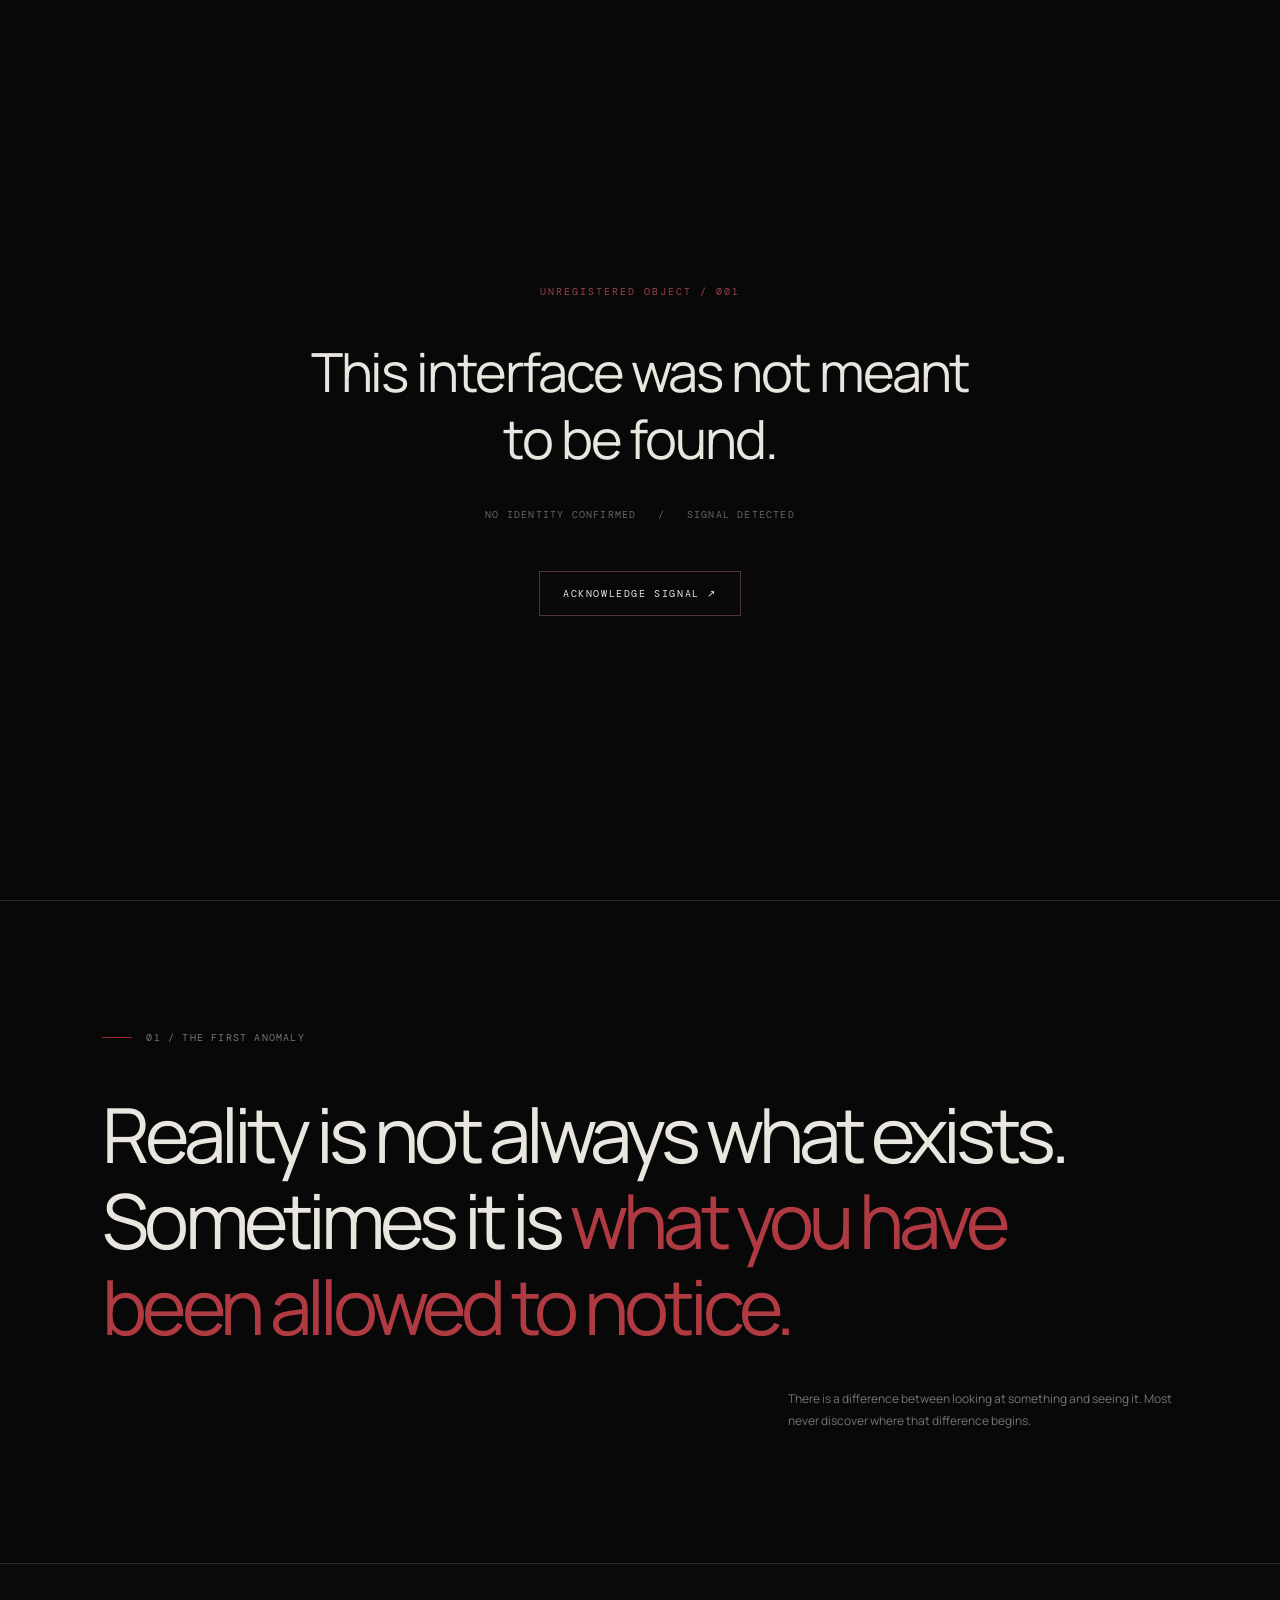
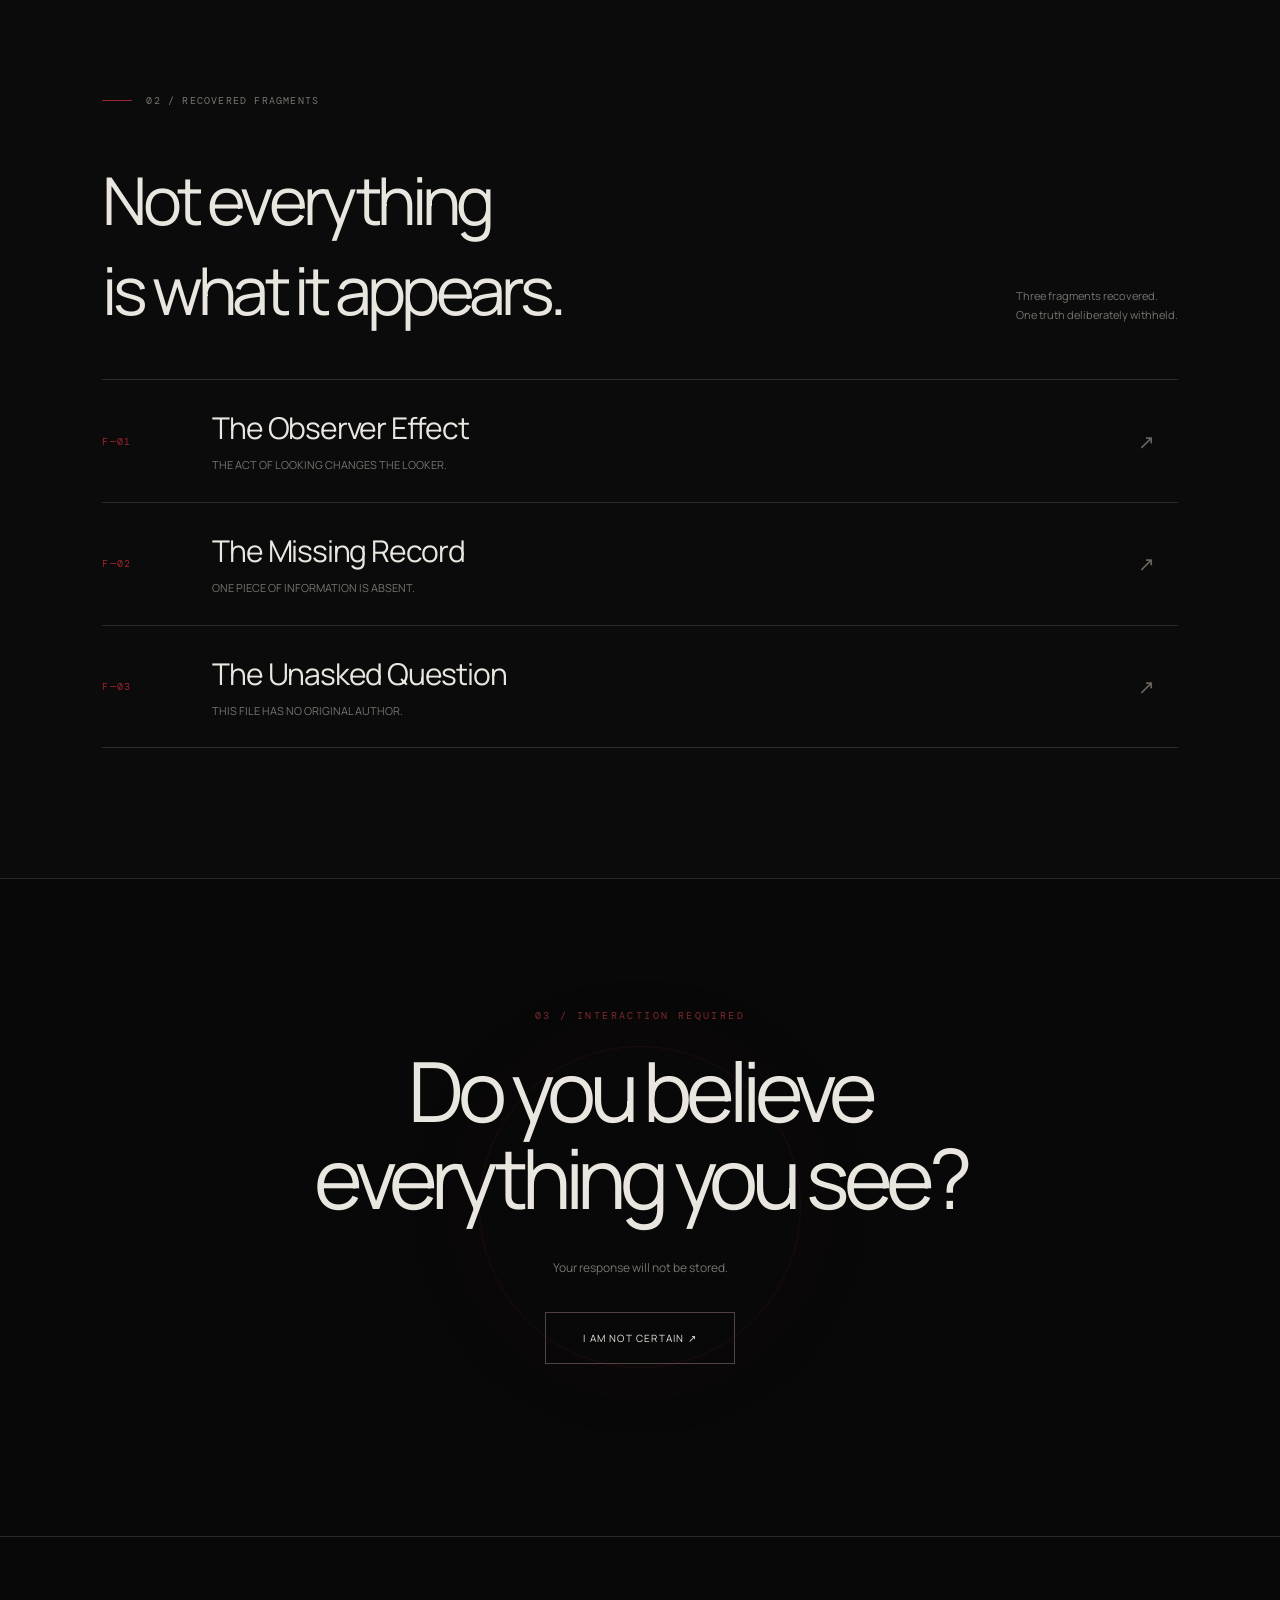
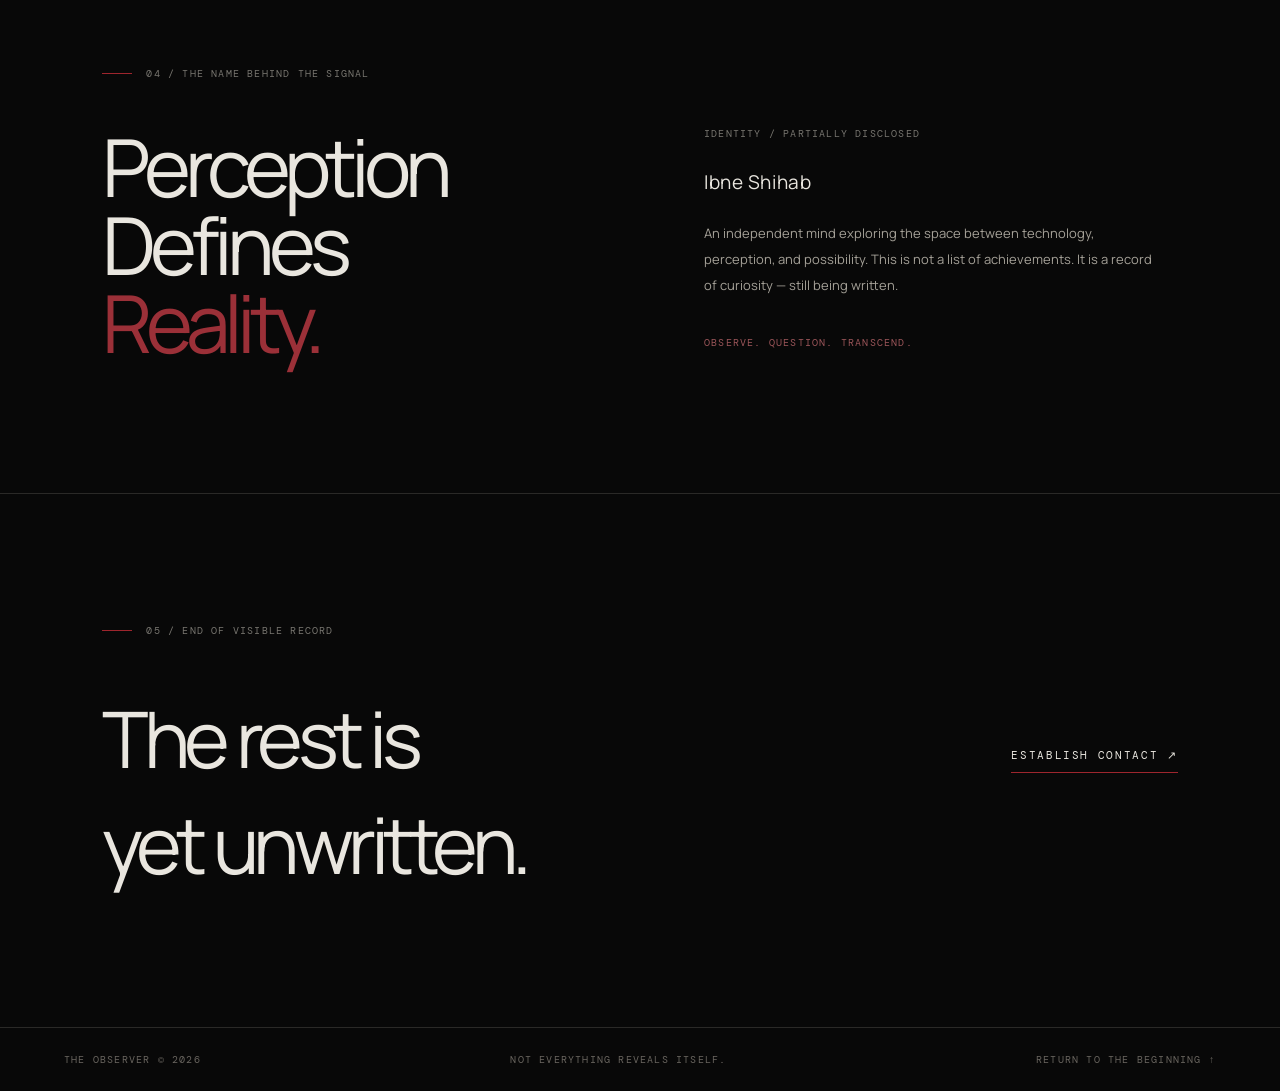
<file: portfolio/observer-experiment-2.html>
﻿<!DOCTYPE html>
<html lang="en">
<head>
<meta charset="UTF-8">
<meta name="viewport" content="width=device-width, initial-scale=1.0">
<meta name="theme-color" content="#080808">
<meta name="description" content="THE OBSERVER — an unidentified digital artifact by Ibne Shihab.">
<title>THE OBSERVER — Archive 001</title>
<style>
@import url('https://fonts.googleapis.com/css2?family=DM+Mono:wght@400;500&family=Manrope:wght@300;400;500;600;700;800&display=swap');

:root{
  --bg:#080808;--fg:#e9e6df;--muted:#77756f;
  --red:#9e252d;--line:rgba(230,226,215,.15);
  --mono:"DM Mono",monospace;--sans:"Manrope",sans-serif;
}
*{box-sizing:border-box}
html{scroll-behavior:smooth;scrollbar-color:#642027 #080808}
body{margin:0;background:var(--bg);color:var(--fg);font-family:var(--sans);overflow-x:hidden}
body::after{content:"";position:fixed;inset:0;pointer-events:none;z-index:20;opacity:.12;
background-image:url("data:image/svg+xml,%3Csvg viewBox='0 0 180 180' xmlns='http://www.w3.org/2000/svg'%3E%3Cfilter id='n'%3E%3CfeTurbulence type='fractalNoise' baseFrequency='.92' numOctaves='3' stitchTiles='stitch'/%3E%3C/filter%3E%3Crect width='100%25' height='100%25' filter='url(%23n)' opacity='.17'/%3E%3C/svg%3E")}
a{color:inherit;text-decoration:none}
button{font:inherit;color:inherit}
::selection{background:#8c1e27;color:#fff}
.mono{font-family:var(--mono);text-transform:uppercase;letter-spacing:.12em;font-size:10px}
.muted{color:var(--muted)}
#progress{position:fixed;z-index:50;top:0;left:0;height:2px;width:0;background:var(--red)}
.topbar{position:fixed;z-index:30;top:0;left:0;width:100%;display:flex;align-items:center;justify-content:space-between;padding:24px 5vw;border-bottom:1px solid transparent;transition:.3s}
.topbar.scrolled{background:rgba(8,8,8,.88);backdrop-filter:blur(16px);border-color:var(--line)}
.brand{font-size:11px;letter-spacing:.2em;font-weight:700}
.status{display:flex;align-items:center;gap:10px;color:#8b8881}
.status-dot{width:6px;height:6px;border-radius:50%;background:#a62b34;box-shadow:0 0 12px #a62b34;animation:pulse 2s infinite}
.menu-trigger{border:0;background:none;cursor:pointer;font-size:10px;letter-spacing:.15em}
main{position:relative}
.hero{min-height:100svh;position:relative;display:flex;flex-direction:column;justify-content:center;padding:130px 8vw 80px;overflow:hidden}
.hero::before{content:"";position:absolute;width:min(65vw,700px);aspect-ratio:1;right:-16%;top:5%;border:1px solid rgba(155,32,43,.15);border-radius:50%;box-shadow:0 0 100px rgba(112,17,26,.06),inset 0 0 120px rgba(112,17,26,.04)}
.hero::after{content:"";position:absolute;width:min(38vw,410px);aspect-ratio:1;right:0;top:22%;border:1px solid rgba(220,215,205,.08);transform:rotate(31deg)}
.hero-meta{display:flex;justify-content:space-between;max-width:700px;color:var(--muted);margin-bottom:38px}
.eyebrow{color:#ad555a}
.hero h1{position:relative;z-index:2;margin:0;font-size:clamp(58px,13vw,174px);line-height:.77;letter-spacing:-.105em;font-weight:500}
.hero h1 span{display:block}
.hero h1 .second{color:transparent;-webkit-text-stroke:1px rgba(233,230,223,.65);margin-left:clamp(20px,9vw,120px)}
.hero-bottom{display:flex;align-items:flex-end;justify-content:space-between;gap:30px;max-width:850px;margin-top:55px}
.hero-description{max-width:300px;font-size:13px;line-height:1.9;color:#a5a198}
.enter{display:inline-flex;align-items:center;gap:16px;border:1px solid #48413d;background:transparent;padding:16px 18px;cursor:pointer;transition:.3s}
.enter:hover{background:#8b2029;border-color:#8b2029}
.enter .arrow{font-size:20px;transition:transform .3s}
.enter:hover .arrow{transform:translate(4px,-4px)}
.corner{position:absolute;bottom:30px;right:5vw;color:#666}
.section{padding:130px 8vw;border-top:1px solid var(--line)}
.section-label{display:flex;align-items:center;gap:14px;color:var(--muted);margin-bottom:48px}
.section-label::before{content:"";width:30px;height:1px;background:var(--red)}
.statement{max-width:1000px;font-size:clamp(30px,6vw,76px);font-weight:400;letter-spacing:-.065em;line-height:1.13;margin:0}
.statement .obscured{color:#343330;transition:color .8s}
.statement .obscured.revealed{color:#b03a42}
.small-note{max-width:390px;color:var(--muted);font-size:12px;line-height:1.9;margin:38px 0 0 auto}
.archive{background:#0b0b0b}
.archive-head{display:flex;justify-content:space-between;align-items:flex-end;gap:20px;margin-bottom:44px}
.archive-head h2{font-size:clamp(32px,6vw,66px);letter-spacing:-.07em;font-weight:400;margin:0}
.archive-head p{max-width:200px;line-height:1.7;color:var(--muted);font-size:11px}
.fragments{border-top:1px solid var(--line)}
.fragment{display:grid;grid-template-columns:90px 1fr 40px;align-items:center;gap:20px;padding:27px 0;border-bottom:1px solid var(--line);cursor:pointer;transition:padding .3s}
.fragment:hover{padding-left:12px}
.fragment-number{color:var(--red)}
.fragment h3{margin:0;font-size:clamp(18px,3vw,30px);font-weight:400;letter-spacing:-.04em}
.fragment p{margin:8px 0 0;color:var(--muted);font-size:11px;line-height:1.7}
.fragment-icon{font-size:20px;color:#6b6560;transition:transform .3s}
.fragment:hover .fragment-icon{transform:rotate(45deg);color:var(--red)}
.fragment-content{display:none;grid-column:2/4;padding:8px 25px 15px 0;color:#b2ada4;font-size:13px;line-height:1.9;max-width:650px}
.fragment.open .fragment-content{display:block;animation:appear .5s both}
.fragment.open .fragment-icon{transform:rotate(45deg);color:var(--red)}
.interrogation{min-height:480px;display:flex;flex-direction:column;align-items:center;justify-content:center;text-align:center;position:relative;overflow:hidden}
.interrogation::before{content:"";position:absolute;width:320px;height:320px;border:1px solid rgba(157,37,45,.15);border-radius:50%;box-shadow:0 0 100px rgba(157,37,45,.06)}
.interrogation .question{z-index:1;color:#7d292e;font-size:10px;letter-spacing:.24em}
.interrogation h2{z-index:1;font-size:clamp(35px,7vw,83px);font-weight:400;letter-spacing:-.075em;max-width:780px;line-height:1.05;margin:25px 0}
.interrogation p{z-index:1;color:var(--muted);font-size:12px}
.answer{z-index:1;margin-top:24px;min-width:190px;min-height:52px;background:transparent;border:1px solid #514342;cursor:pointer;letter-spacing:.12em;font-size:10px;transition:.25s}
.answer:hover{background:#761b23;border-color:#761b23}
.answer:disabled{opacity:.6;cursor:default}
.answer-result{z-index:1;margin-top:22px;min-height:20px;color:#c17a7e;font:11px var(--mono);letter-spacing:.08em}
.identity{display:grid;grid-template-columns:1fr 1fr;gap:10vw}
.identity h2{font-size:clamp(38px,7vw,80px);font-weight:400;letter-spacing:-.075em;line-height:.98;margin:0}
.identity-copy{align-self:end;color:#a5a198;font-size:13px;line-height:2;max-width:450px}
.identity-copy .name{color:var(--fg);font-size:19px;letter-spacing:.03em}
.contact{display:flex;justify-content:space-between;align-items:center;gap:25px;flex-wrap:wrap}
.contact h2{font-size:clamp(32px,7vw,78px);font-weight:400;letter-spacing:-.07em;margin:0}
.contact-link{font-size:11px;letter-spacing:.15em;border-bottom:1px solid var(--red);padding-bottom:10px}
footer{padding:25px 5vw;display:flex;justify-content:space-between;gap:20px;flex-wrap:wrap;border-top:1px solid var(--line);color:#69655f}
#veil{position:fixed;z-index:60;inset:0;background:#080808;display:flex;flex-direction:column;align-items:center;justify-content:center;padding:24px;transition:opacity .8s,visibility .8s}
#veil.gone{opacity:0;visibility:hidden;pointer-events:none}
#veil .seal{font:10px var(--mono);letter-spacing:.2em;color:#9b4248;margin-bottom:40px}
#veil h2{font-size:clamp(23px,5vw,54px);text-align:center;max-width:750px;line-height:1.25;letter-spacing:-.04em;font-weight:400;margin:0}
#veil p{font:10px var(--mono);letter-spacing:.12em;color:#69655f;margin-top:35px;text-align:center}
#veil button{margin-top:40px;background:none;border:1px solid #4d3738;padding:15px 23px;cursor:pointer;font:10px var(--mono);letter-spacing:.16em;transition:.3s}
#veil button:hover{background:#81212a}
.reveal{opacity:0;transform:translateY(20px);transition:opacity .8s,transform .8s}
.reveal.visible{opacity:1;transform:none}
@keyframes pulse{50%{opacity:.3;box-shadow:0 0 2px #a62b34}}
@keyframes appear{from{opacity:0;transform:translateY(6px)}to{opacity:1;transform:none}}
@media(max-width:650px){
 .topbar{padding:20px 6vw}.status{display:none}
 .hero{padding:130px 7vw 85px;min-height:90svh}
 .hero-meta{font-size:8px;gap:14px}.hero h1{font-size:clamp(58px,17vw,110px)}
 .hero-bottom{align-items:flex-start;flex-direction:column;margin-top:40px}
 .corner{bottom:17px}.section{padding:85px 7vw}
 .archive-head{align-items:flex-start;flex-direction:column}
 .fragment{grid-template-columns:42px 1fr 22px;gap:12px;padding:22px 0}
 .fragment-content{grid-column:1/4;padding:8px 0}
 .identity{grid-template-columns:1fr;gap:35px}
 .interrogation{min-height:420px}
}
@media(prefers-reduced-motion:reduce){
 *,*::before,*::after{scroll-behavior:auto!important;animation:none!important;transition:none!important}
}

/* HIDDEN INTELLIGENCE LAYER */
.secret-trigger{
  position:relative;border:0;background:transparent;color:#713038;
  cursor:pointer;font:10px var(--mono);letter-spacing:.12em;
  padding:8px;transition:color .3s,text-shadow .3s
}
.secret-trigger:hover{color:#f0d6d4;text-shadow:0 0 15px #a52c38}
.secret-trigger::after{
  content:"";position:absolute;inset:2px;border:1px solid transparent;
  transition:border-color .3s
}
.secret-trigger:hover::after{border-color:#6d252b}
#secretLayer{
  position:fixed;inset:0;z-index:80;background:rgba(5,5,5,.97);
  display:none;align-items:center;justify-content:center;padding:25px;
  backdrop-filter:blur(15px)
}
#secretLayer.active{display:flex;animation:secretAppear .5s both}
.secret-panel{width:min(650px,100%);border:1px solid #492328;padding:clamp(24px,6vw,55px);position:relative}
.secret-panel::before{content:"";position:absolute;top:-1px;left:25px;width:70px;height:2px;background:#a32b35}
.secret-code{font:10px var(--mono);letter-spacing:.2em;color:#b6535a}
.secret-panel h2{font-size:clamp(34px,7vw,65px);letter-spacing:-.07em;line-height:1;margin:28px 0;font-weight:400}
.secret-panel p{font-size:13px;color:#a5a198;line-height:2;max-width:470px}
.secret-close{position:absolute;right:20px;top:18px;border:1px solid #49383a;background:none;padding:9px 12px;cursor:pointer;font:10px var(--mono)}
.secret-close:hover{background:#70202a}
.secret-output{margin-top:30px;padding-top:20px;border-top:1px solid var(--line);font:11px var(--mono);color:#bd7277;line-height:2;white-space:pre-line}
.secret-count{color:#9c454b}
#secretLayer button:focus-visible,.secret-trigger:focus-visible{outline:2px solid #b64a53;outline-offset:4px}
@keyframes secretAppear{from{opacity:0}to{opacity:1}}
@media(prefers-reduced-motion:reduce){#secretLayer.active{animation:none}}
</style>
</head>
<body>
<div id="progress"></div>

<div id="veil">
  <div class="seal">UNREGISTERED OBJECT / 001</div>
  <h2>This interface was not meant<br>to be found.</h2>
  <p>NO IDENTITY CONFIRMED &nbsp; / &nbsp; SIGNAL DETECTED</p>
  <button id="enter">ACKNOWLEDGE SIGNAL ↗</button>
</div>

<header class="topbar" id="topbar">
  <a class="brand" href="#top">T / O</a>
  <div class="status mono"><span class="status-dot"></span> AN UNKNOWN PRESENCE</div>
  <button class="menu-trigger" id="coordinates">[ 00 : 00 : 00 ]</button>
</header>

<main>
<section class="hero" id="top">
  <div class="hero-meta mono">
    <span class="eyebrow">ARCHIVE 001 — PRIVATE</span>
    <span>STATUS: UNRESOLVED</span>
  </div>
  <h1><span>THE</span><span class="second">OBSERVER</span></h1>
  <div class="hero-bottom">
    <p class="hero-description">Some things remain invisible until someone decides to look. You are here now. That changes something.</p>
    <a class="enter" href="#archive"><span class="mono">EXPLORE THE UNKNOWN</span><span class="arrow">↘</span></a>
  </div>
  <div class="corner mono">DO NOT ASSUME YOU HAVE SEEN EVERYTHING.</div>
</section>

<section class="section" id="signal">
  <div class="section-label mono">01 / THE FIRST ANOMALY</div>
  <div class="reveal">
    <p class="statement">Reality is not always what exists. Sometimes it is <span class="obscured" id="hiddenWord">what you have been allowed to notice.</span></p>
    <p class="small-note">There is a difference between looking at something and seeing it. Most never discover where that difference begins.</p>
  </div>
</section>

<section class="section archive" id="archive">
  <div class="section-label mono">02 / RECOVERED FRAGMENTS</div>
  <div class="archive-head reveal">
    <h2>Not everything<br>is what it appears.</h2>
    <p>Three fragments recovered.<br>One truth deliberately withheld.</p>
  </div>
  <div class="fragments reveal">
    <article class="fragment" tabindex="0" role="button" aria-expanded="false">
      <div class="fragment-number mono">F—01</div>
      <div><h3>The Observer Effect</h3><p>THE ACT OF LOOKING CHANGES THE LOOKER.</p></div>
      <div class="fragment-icon">↗</div>
      <div class="fragment-content">You came searching for an answer. But every answer alters the question. What you believe you have discovered may be the part of yourself you were not prepared to meet.</div>
    </article>
    <article class="fragment" tabindex="0" role="button" aria-expanded="false">
      <div class="fragment-number mono">F—02</div>
      <div><h3>The Missing Record</h3><p>ONE PIECE OF INFORMATION IS ABSENT.</p></div>
      <div class="fragment-icon">↗</div>
      <div class="fragment-content">The archive records what happened. It cannot record what almost happened. The missing record is not an error. It is the space where another version of reality might have existed.</div>
    </article>
    <article class="fragment" tabindex="0" role="button" aria-expanded="false">
      <div class="fragment-number mono">F—03</div>
      <div><h3>The Unasked Question</h3><p>THIS FILE HAS NO ORIGINAL AUTHOR.</p></div>
      <div class="fragment-icon">↗</div>
      <div class="fragment-content">Who are you when nobody is watching? Who are you when every label disappears? This fragment has no conclusion. Its answer belongs to the person who opens it.</div>
    </article>
  </div>
</section>

<section class="section interrogation" id="test">
  <div class="question mono">03 / INTERACTION REQUIRED</div>
  <h2 class="reveal" id="question">Do you believe everything you see?</h2>
  <p id="subquestion">Your response will not be stored.</p>
  <button class="answer" id="answer">I AM NOT CERTAIN ↗</button>
  <div class="answer-result" id="result" aria-live="polite"></div>
</section>

<section class="section identity" id="identity">
  <div class="reveal">
    <div class="section-label mono">04 / THE NAME BEHIND THE SIGNAL</div>
    <h2>Perception<br>Defines<br><span style="color:#9b3038">Reality.</span></h2>
  </div>
  <div class="identity-copy reveal">
    <p class="mono muted">IDENTITY / PARTIALLY DISCLOSED</p>
    <p class="name">Ibne Shihab</p>
    An independent mind exploring the space between technology, perception, and possibility. This is not a list of achievements. It is a record of curiosity — still being written.
    <p class="mono" style="color:#9b5559;margin-top:35px">OBSERVE. QUESTION. TRANSCEND.</p>
  </div>
</section>

<section class="section contact" id="contact">
  <div>
    <div class="section-label mono">05 / END OF VISIBLE RECORD</div>
    <h2>The rest is<br>yet unwritten.</h2>
  </div>
  <a class="contact-link mono" href="mailto:your-email@example.com">ESTABLISH CONTACT ↗</a>
</section>
</main>

<footer class="mono">
  <span>THE OBSERVER © <span id="year"></span></span>
  <span>NOT EVERYTHING REVEALS ITSELF.</span>
  <a href="#top">RETURN TO THE BEGINNING ↑</a>
</footer>

<script>
(() => {
  const $ = (s) => document.querySelector(s);
  const veil = $('#veil');
  const enter = $('#enter');
  const reduced = window.matchMedia('(prefers-reduced-motion: reduce)').matches;

  enter.addEventListener('click', () => {
    veil.classList.add('gone');
    document.body.style.overflow = '';
    sessionStorage.setItem('observerEntered', '1');
  });

  if (sessionStorage.getItem('observerEntered') === '1') {
    veil.classList.add('gone');
  }

  document.body.style.overflow = 'hidden';
  enter.addEventListener('click', () => { document.body.style.overflow = ''; });

  const topbar = $('#topbar');
  const progress = $('#progress');
  function onScroll() {
    const max = document.documentElement.scrollHeight - window.innerHeight;
    progress.style.width = (max > 0 ? window.scrollY / max * 100 : 0) + '%';
    topbar.classList.toggle('scrolled', window.scrollY > 25);
  }
  window.addEventListener('scroll', onScroll, {passive:true});
  onScroll();

  $('#year').textContent = new Date().getFullYear();

  const clock = $('#coordinates');
  function updateClock() {
    const now = new Date();
    clock.textContent = '[' +
      String(now.getHours()).padStart(2,'0') + ' : ' +
      String(now.getMinutes()).padStart(2,'0') + ' : ' +
      String(now.getSeconds()).padStart(2,'0') + ' ]';
  }
  updateClock();
  setInterval(updateClock, 1000);

  document.querySelectorAll('.fragment').forEach((item) => {
    function toggle() {
      const open = item.classList.toggle('open');
      item.setAttribute('aria-expanded', String(open));
    }
    item.addEventListener('click', toggle);
    item.addEventListener('keydown', (e) => {
      if (e.key === 'Enter' || e.key === ' ') {
        e.preventDefault();
        toggle();
      }
    });
  });

  const observer = new IntersectionObserver((entries) => {
    entries.forEach((entry) => {
      if (entry.isIntersecting) {
        entry.target.classList.add('visible');
        observer.unobserve(entry.target);
      }
    });
  }, {threshold:0.12});
  document.querySelectorAll('.reveal').forEach((el) => observer.observe(el));

  const hiddenWord = $('#hiddenWord');
  const revealObserver = new IntersectionObserver((entries) => {
    entries.forEach((entry) => {
      if (entry.isIntersecting) {
        hiddenWord.classList.add('revealed');
        revealObserver.disconnect();
      }
    });
  }, {threshold:0.6});
  revealObserver.observe(hiddenWord);

  const answer = $('#answer');
  const question = $('#question');
  const subquestion = $('#subquestion');
  const result = $('#result');
  const responses = [
    ['Then you have already begun to see.', 'SIGNAL INTERPRETED / 01'],
    ['Certainty is often the most convincing illusion.', 'ASSUMPTION DETECTED / 02'],
    ['Good. Keep questioning what appears obvious.', 'OBSERVER STATUS: AWAKE / 03'],
    ['The archive has no final answer for you.', 'RECORD CLOSED / 04']
  ];
  let answerCount = 0;
  answer.addEventListener('click', () => {
    const r = responses[answerCount % responses.length];
    question.textContent = r[0];
    subquestion.textContent = 'You may continue. Nothing here is asking you to believe.';
    result.textContent = r[1];
    answerCount++;
    answer.textContent = answerCount >= responses.length ? 'ASK AGAIN ↗' : 'CONTINUE ↗';
  });

  if (!reduced) {
    document.addEventListener('mousemove', (e) => {
      document.documentElement.style.setProperty('--mx', e.clientX + 'px');
      document.documentElement.style.setProperty('--my', e.clientY + 'px');
    }, {passive:true});
  }
})();
</script>
<div id="secretLayer" role="dialog" aria-modal="true" aria-labelledby="secretTitle">
  <div class="secret-panel">
    <button class="secret-close" id="secretClose" aria-label="Close secret archive">CLOSE [ X ]</button>
    <div class="secret-code">UNREGISTERED RECORD / 004</div>
    <h2 id="secretTitle">You found<br>the other side.</h2>
    <p id="secretDescription">The visible archive was only the entrance. What you do with a discovery matters more than the discovery itself.</p>
    <div class="secret-output" id="secretOutput">ACCESS: LIMITED
ORIGIN: UNKNOWN
OBSERVER: PRESENT</div>
  </div>
</div>
<button class="secret-trigger" id="hiddenGlyph" style="position:fixed;right:16px;bottom:14px;z-index:35" aria-label="Open hidden record" title="Unidentified signal">∴</button>
<script>
(() => {
  const layer = document.getElementById('secretLayer');
  const glyph = document.getElementById('hiddenGlyph');
  const close = document.getElementById('secretClose');
  const output = document.getElementById('secretOutput');
  const description = document.getElementById('secretDescription');
  const title = document.getElementById('secretTitle');
  if (!layer || !glyph || !close) return;

  let opened = false;
  let previousFocus = null;
  const openedFragments = new Set();
  const secretSequence = ['o','b','s','e','r','v','e','r'];
  let sequenceIndex = 0;

  function openArchive(reason) {
    previousFocus = document.activeElement;
    layer.classList.add('active');
    document.body.style.overflow = 'hidden';
    opened = true;

    if (reason === 'sequence') {
      title.innerHTML = 'You were<br>paying attention.';
      description.textContent = 'The sequence was never announced on the screen. You discovered it yourself.';
      output.textContent = 'ACCESS: SEQUENCE ACCEPTED\nRECORD: 004\nMESSAGE: OBSERVATION IS AN ACTION.';
    } else if (reason === 'complete') {
      title.innerHTML = 'Three records.<br>One observer.';
      description.textContent = 'You opened every visible fragment. The archive has registered your curiosity.';
      output.textContent = 'FRAGMENTS: 03 / 03\nACCESS: GRANTED\nNEXT STEP: QUESTION THE ARCHIVE.';
    } else {
      title.innerHTML = 'You found<br>the other side.';
      description.textContent = 'The visible archive was only the entrance. What you do with a discovery matters more than the discovery itself.';
      output.textContent = 'ACCESS: LIMITED\nORIGIN: UNKNOWN\nOBSERVER: PRESENT\n\nHINT: TYPE THE WORD THAT DEFINES THIS PLACE.';
    }
    close.focus();
  }

  function closeArchive() {
    layer.classList.remove('active');
    document.body.style.overflow = '';
    if (previousFocus && previousFocus.focus) previousFocus.focus();
    opened = false;
  }

  glyph.addEventListener('click', () => openArchive('glyph'));
  close.addEventListener('click', closeArchive);

  layer.addEventListener('click', (event) => {
    if (event.target === layer) closeArchive();
  });

  document.addEventListener('keydown', (event) => {
    if (event.key === 'Escape' && opened) {
      closeArchive();
      return;
    }

    if (event.ctrlKey || event.altKey || event.metaKey ||
        event.target.matches('input, textarea, select, [contenteditable="true"]')) return;

    const key = event.key.toLowerCase();
    if (key === secretSequence[sequenceIndex]) {
      sequenceIndex++;
      if (sequenceIndex === secretSequence.length) {
        sequenceIndex = 0;
        openArchive('sequence');
      }
    } else {
      sequenceIndex = key === secretSequence[0] ? 1 : 0;
    }
  });

  document.querySelectorAll('.fragment').forEach((fragment, index) => {
    fragment.addEventListener('click', () => {
      if (fragment.classList.contains('open')) {
        openedFragments.add(index);
      } else {
        openedFragments.delete(index);
      }

      if (openedFragments.size === 3) {
        output.textContent = 'FRAGMENTS: 03 / 03\nSTATUS: ALL VISIBLE RECORDS EXAMINED';
        description.textContent = 'A fourth record is now available. Look for the small ∴ symbol near the bottom-right corner.';
        glyph.style.color = '#c14b54';
        glyph.style.textShadow = '0 0 14px #a52c38';
        glyph.title = 'Signal detected — open record 004';
      }
    });
  });
})();
</script>
</body>
</html>
</file>
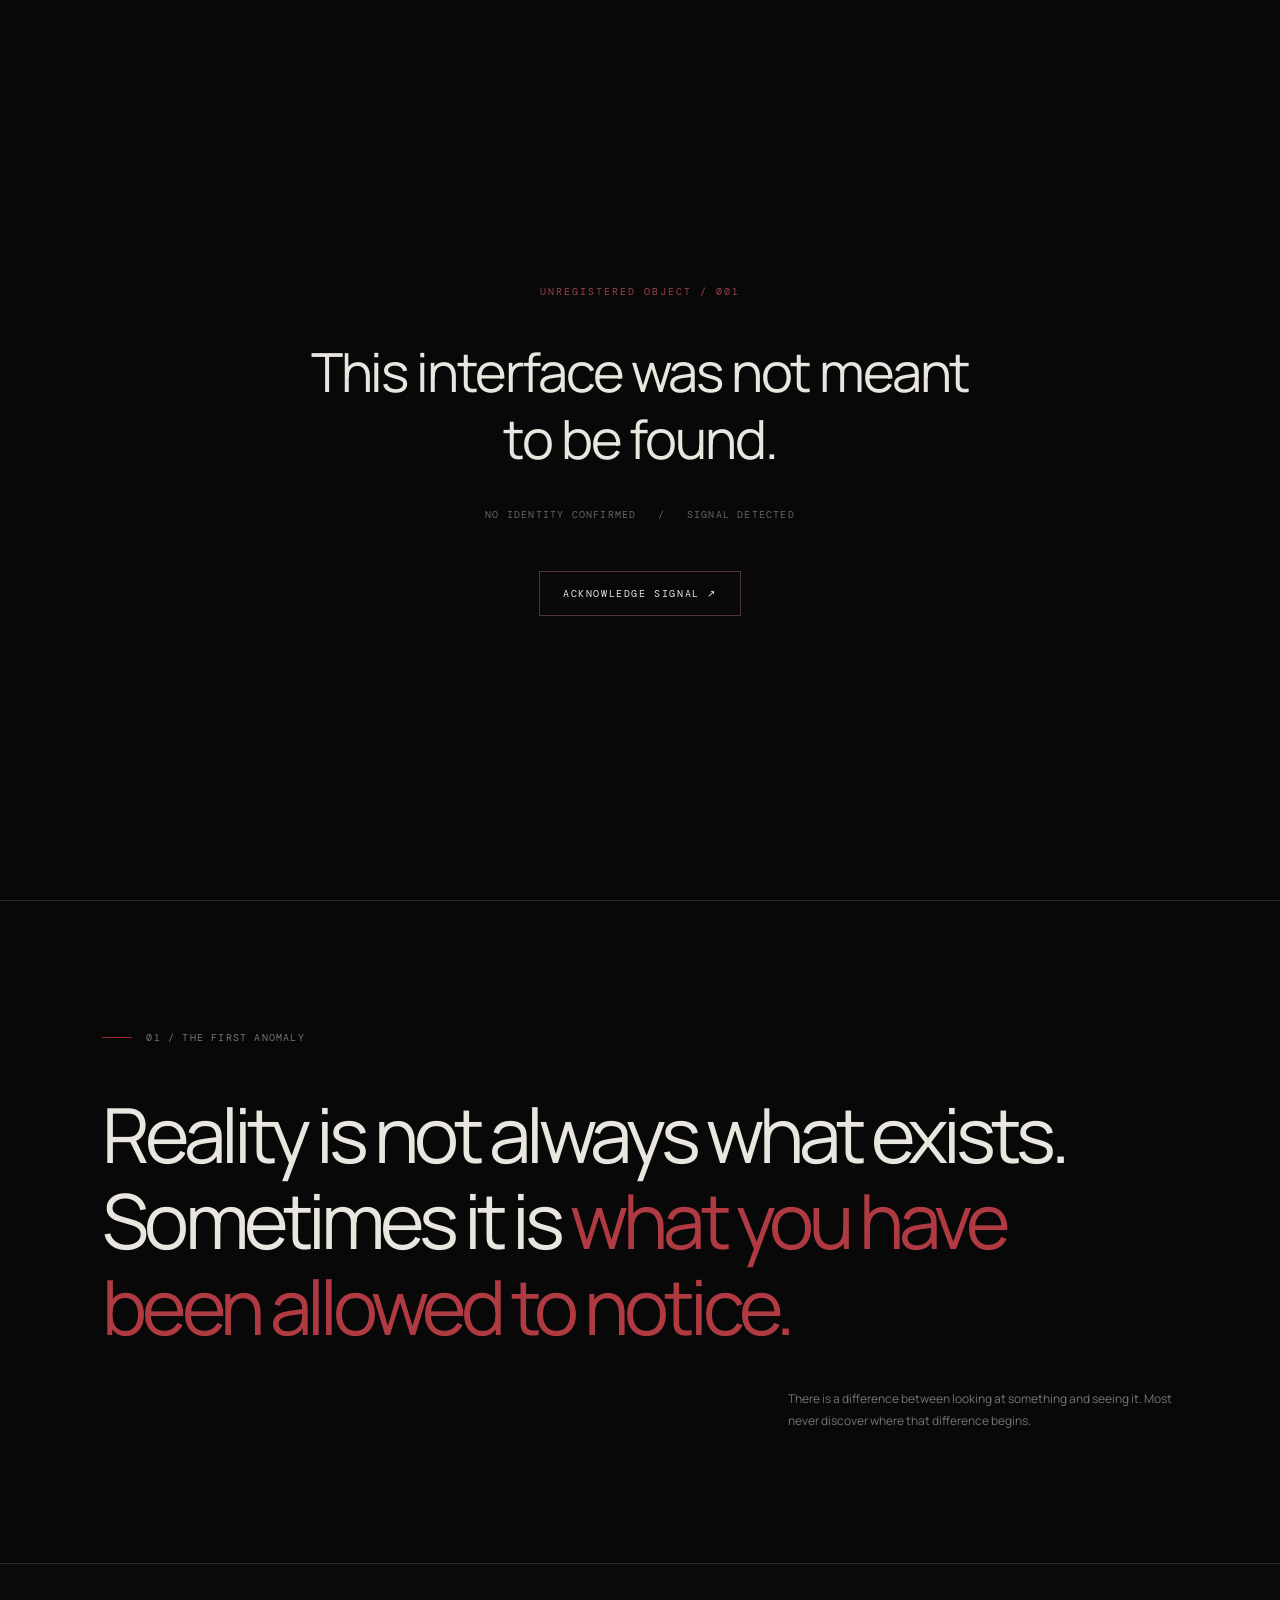
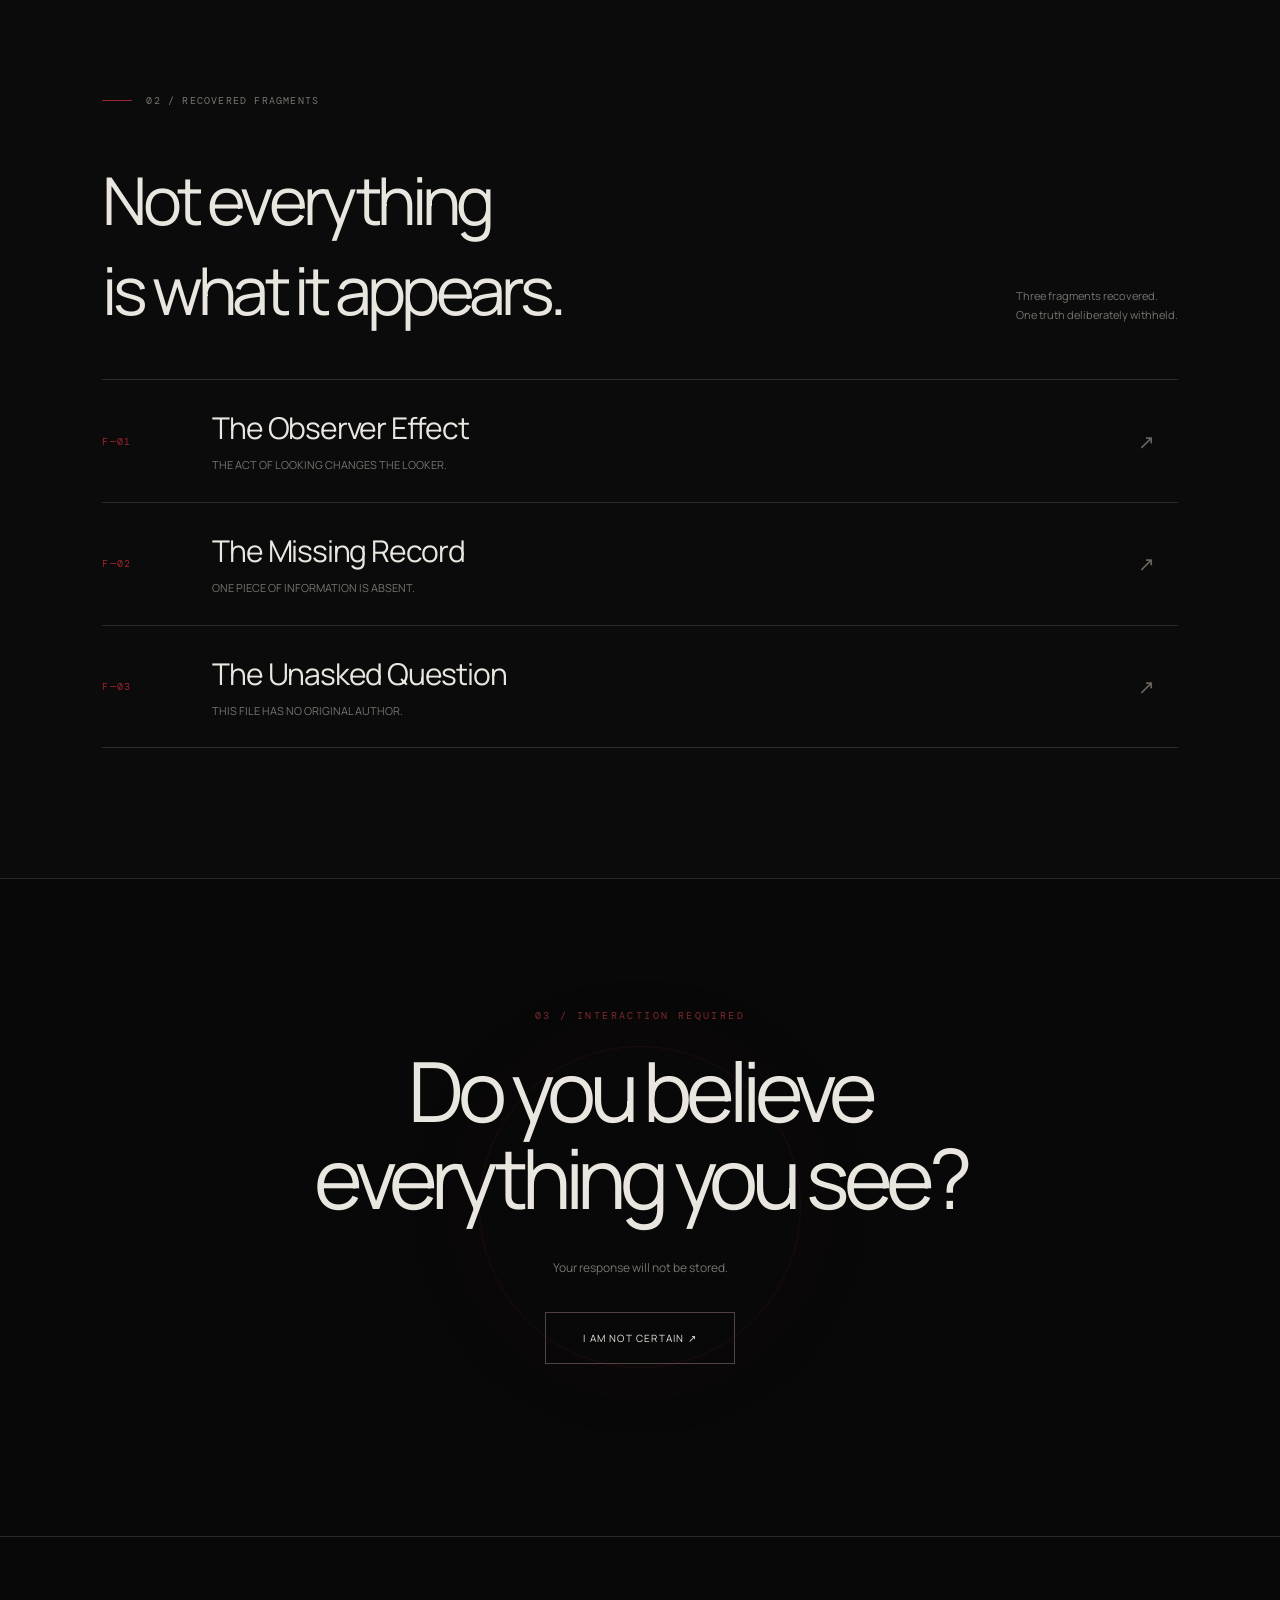
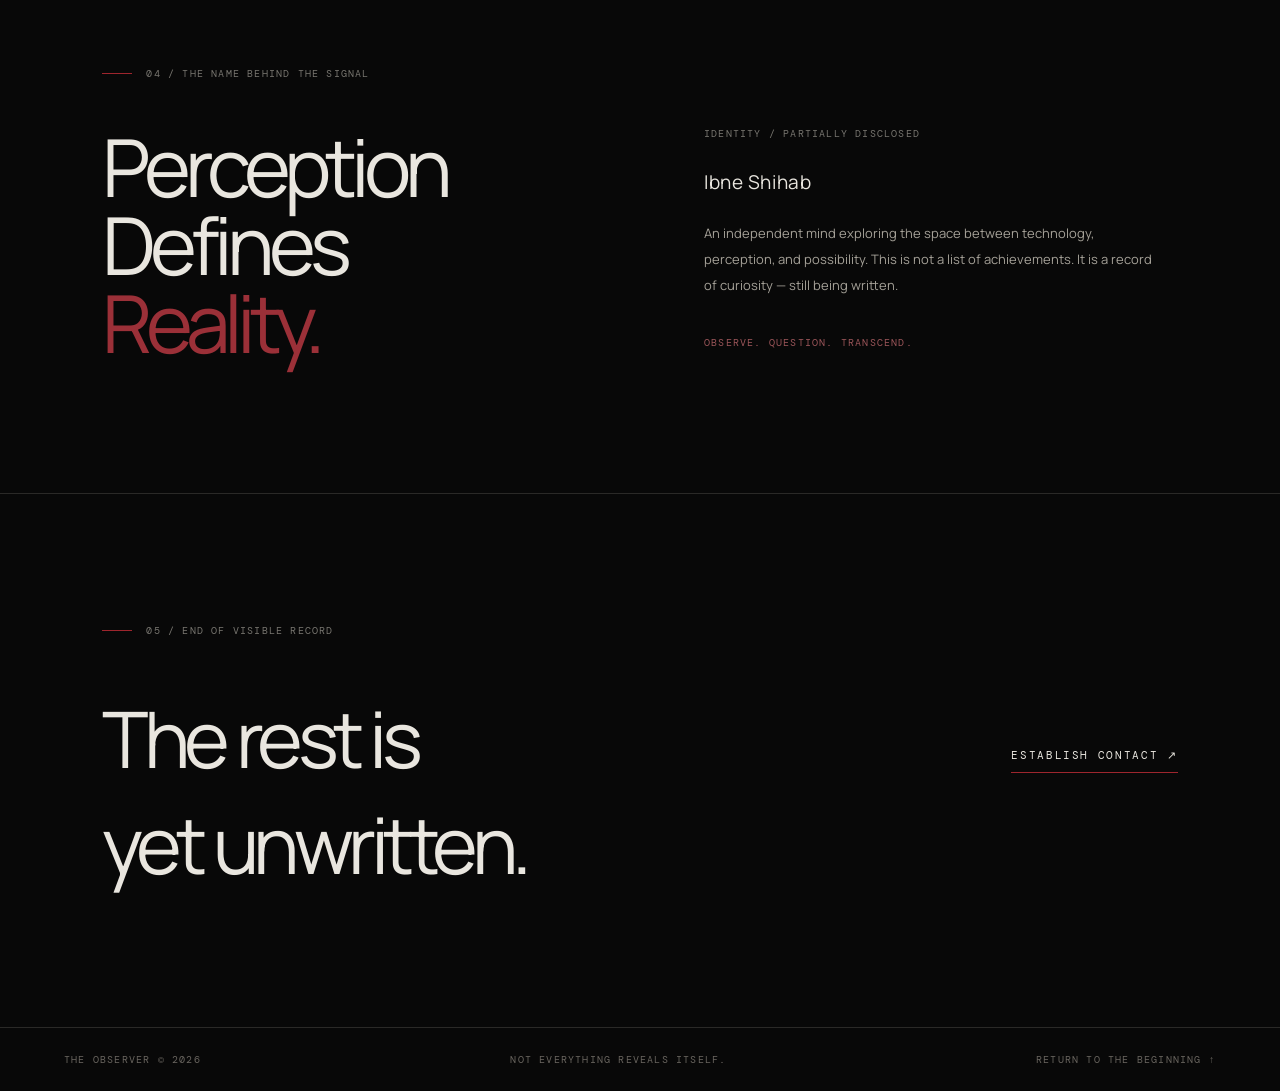
<file: portfolio/observer-experiment.html>
﻿<!DOCTYPE html>
<html lang="en">
<head>
<meta charset="UTF-8">
<meta name="viewport" content="width=device-width, initial-scale=1.0">
<meta name="theme-color" content="#080808">
<meta name="description" content="THE OBSERVER — an unidentified digital artifact by Ibne Shihab.">
<title>THE OBSERVER — Archive 001</title>
<style>
@import url('https://fonts.googleapis.com/css2?family=DM+Mono:wght@400;500&family=Manrope:wght@300;400;500;600;700;800&display=swap');

:root{
  --bg:#080808;--fg:#e9e6df;--muted:#77756f;
  --red:#9e252d;--line:rgba(230,226,215,.15);
  --mono:"DM Mono",monospace;--sans:"Manrope",sans-serif;
}
*{box-sizing:border-box}
html{scroll-behavior:smooth;scrollbar-color:#642027 #080808}
body{margin:0;background:var(--bg);color:var(--fg);font-family:var(--sans);overflow-x:hidden}
body::after{content:"";position:fixed;inset:0;pointer-events:none;z-index:20;opacity:.12;
background-image:url("data:image/svg+xml,%3Csvg viewBox='0 0 180 180' xmlns='http://www.w3.org/2000/svg'%3E%3Cfilter id='n'%3E%3CfeTurbulence type='fractalNoise' baseFrequency='.92' numOctaves='3' stitchTiles='stitch'/%3E%3C/filter%3E%3Crect width='100%25' height='100%25' filter='url(%23n)' opacity='.17'/%3E%3C/svg%3E")}
a{color:inherit;text-decoration:none}
button{font:inherit;color:inherit}
::selection{background:#8c1e27;color:#fff}
.mono{font-family:var(--mono);text-transform:uppercase;letter-spacing:.12em;font-size:10px}
.muted{color:var(--muted)}
#progress{position:fixed;z-index:50;top:0;left:0;height:2px;width:0;background:var(--red)}
.topbar{position:fixed;z-index:30;top:0;left:0;width:100%;display:flex;align-items:center;justify-content:space-between;padding:24px 5vw;border-bottom:1px solid transparent;transition:.3s}
.topbar.scrolled{background:rgba(8,8,8,.88);backdrop-filter:blur(16px);border-color:var(--line)}
.brand{font-size:11px;letter-spacing:.2em;font-weight:700}
.status{display:flex;align-items:center;gap:10px;color:#8b8881}
.status-dot{width:6px;height:6px;border-radius:50%;background:#a62b34;box-shadow:0 0 12px #a62b34;animation:pulse 2s infinite}
.menu-trigger{border:0;background:none;cursor:pointer;font-size:10px;letter-spacing:.15em}
main{position:relative}
.hero{min-height:100svh;position:relative;display:flex;flex-direction:column;justify-content:center;padding:130px 8vw 80px;overflow:hidden}
.hero::before{content:"";position:absolute;width:min(65vw,700px);aspect-ratio:1;right:-16%;top:5%;border:1px solid rgba(155,32,43,.15);border-radius:50%;box-shadow:0 0 100px rgba(112,17,26,.06),inset 0 0 120px rgba(112,17,26,.04)}
.hero::after{content:"";position:absolute;width:min(38vw,410px);aspect-ratio:1;right:0;top:22%;border:1px solid rgba(220,215,205,.08);transform:rotate(31deg)}
.hero-meta{display:flex;justify-content:space-between;max-width:700px;color:var(--muted);margin-bottom:38px}
.eyebrow{color:#ad555a}
.hero h1{position:relative;z-index:2;margin:0;font-size:clamp(58px,13vw,174px);line-height:.77;letter-spacing:-.105em;font-weight:500}
.hero h1 span{display:block}
.hero h1 .second{color:transparent;-webkit-text-stroke:1px rgba(233,230,223,.65);margin-left:clamp(20px,9vw,120px)}
.hero-bottom{display:flex;align-items:flex-end;justify-content:space-between;gap:30px;max-width:850px;margin-top:55px}
.hero-description{max-width:300px;font-size:13px;line-height:1.9;color:#a5a198}
.enter{display:inline-flex;align-items:center;gap:16px;border:1px solid #48413d;background:transparent;padding:16px 18px;cursor:pointer;transition:.3s}
.enter:hover{background:#8b2029;border-color:#8b2029}
.enter .arrow{font-size:20px;transition:transform .3s}
.enter:hover .arrow{transform:translate(4px,-4px)}
.corner{position:absolute;bottom:30px;right:5vw;color:#666}
.section{padding:130px 8vw;border-top:1px solid var(--line)}
.section-label{display:flex;align-items:center;gap:14px;color:var(--muted);margin-bottom:48px}
.section-label::before{content:"";width:30px;height:1px;background:var(--red)}
.statement{max-width:1000px;font-size:clamp(30px,6vw,76px);font-weight:400;letter-spacing:-.065em;line-height:1.13;margin:0}
.statement .obscured{color:#343330;transition:color .8s}
.statement .obscured.revealed{color:#b03a42}
.small-note{max-width:390px;color:var(--muted);font-size:12px;line-height:1.9;margin:38px 0 0 auto}
.archive{background:#0b0b0b}
.archive-head{display:flex;justify-content:space-between;align-items:flex-end;gap:20px;margin-bottom:44px}
.archive-head h2{font-size:clamp(32px,6vw,66px);letter-spacing:-.07em;font-weight:400;margin:0}
.archive-head p{max-width:200px;line-height:1.7;color:var(--muted);font-size:11px}
.fragments{border-top:1px solid var(--line)}
.fragment{display:grid;grid-template-columns:90px 1fr 40px;align-items:center;gap:20px;padding:27px 0;border-bottom:1px solid var(--line);cursor:pointer;transition:padding .3s}
.fragment:hover{padding-left:12px}
.fragment-number{color:var(--red)}
.fragment h3{margin:0;font-size:clamp(18px,3vw,30px);font-weight:400;letter-spacing:-.04em}
.fragment p{margin:8px 0 0;color:var(--muted);font-size:11px;line-height:1.7}
.fragment-icon{font-size:20px;color:#6b6560;transition:transform .3s}
.fragment:hover .fragment-icon{transform:rotate(45deg);color:var(--red)}
.fragment-content{display:none;grid-column:2/4;padding:8px 25px 15px 0;color:#b2ada4;font-size:13px;line-height:1.9;max-width:650px}
.fragment.open .fragment-content{display:block;animation:appear .5s both}
.fragment.open .fragment-icon{transform:rotate(45deg);color:var(--red)}
.interrogation{min-height:480px;display:flex;flex-direction:column;align-items:center;justify-content:center;text-align:center;position:relative;overflow:hidden}
.interrogation::before{content:"";position:absolute;width:320px;height:320px;border:1px solid rgba(157,37,45,.15);border-radius:50%;box-shadow:0 0 100px rgba(157,37,45,.06)}
.interrogation .question{z-index:1;color:#7d292e;font-size:10px;letter-spacing:.24em}
.interrogation h2{z-index:1;font-size:clamp(35px,7vw,83px);font-weight:400;letter-spacing:-.075em;max-width:780px;line-height:1.05;margin:25px 0}
.interrogation p{z-index:1;color:var(--muted);font-size:12px}
.answer{z-index:1;margin-top:24px;min-width:190px;min-height:52px;background:transparent;border:1px solid #514342;cursor:pointer;letter-spacing:.12em;font-size:10px;transition:.25s}
.answer:hover{background:#761b23;border-color:#761b23}
.answer:disabled{opacity:.6;cursor:default}
.answer-result{z-index:1;margin-top:22px;min-height:20px;color:#c17a7e;font:11px var(--mono);letter-spacing:.08em}
.identity{display:grid;grid-template-columns:1fr 1fr;gap:10vw}
.identity h2{font-size:clamp(38px,7vw,80px);font-weight:400;letter-spacing:-.075em;line-height:.98;margin:0}
.identity-copy{align-self:end;color:#a5a198;font-size:13px;line-height:2;max-width:450px}
.identity-copy .name{color:var(--fg);font-size:19px;letter-spacing:.03em}
.contact{display:flex;justify-content:space-between;align-items:center;gap:25px;flex-wrap:wrap}
.contact h2{font-size:clamp(32px,7vw,78px);font-weight:400;letter-spacing:-.07em;margin:0}
.contact-link{font-size:11px;letter-spacing:.15em;border-bottom:1px solid var(--red);padding-bottom:10px}
footer{padding:25px 5vw;display:flex;justify-content:space-between;gap:20px;flex-wrap:wrap;border-top:1px solid var(--line);color:#69655f}
#veil{position:fixed;z-index:60;inset:0;background:#080808;display:flex;flex-direction:column;align-items:center;justify-content:center;padding:24px;transition:opacity .8s,visibility .8s}
#veil.gone{opacity:0;visibility:hidden;pointer-events:none}
#veil .seal{font:10px var(--mono);letter-spacing:.2em;color:#9b4248;margin-bottom:40px}
#veil h2{font-size:clamp(23px,5vw,54px);text-align:center;max-width:750px;line-height:1.25;letter-spacing:-.04em;font-weight:400;margin:0}
#veil p{font:10px var(--mono);letter-spacing:.12em;color:#69655f;margin-top:35px;text-align:center}
#veil button{margin-top:40px;background:none;border:1px solid #4d3738;padding:15px 23px;cursor:pointer;font:10px var(--mono);letter-spacing:.16em;transition:.3s}
#veil button:hover{background:#81212a}
.reveal{opacity:0;transform:translateY(20px);transition:opacity .8s,transform .8s}
.reveal.visible{opacity:1;transform:none}
@keyframes pulse{50%{opacity:.3;box-shadow:0 0 2px #a62b34}}
@keyframes appear{from{opacity:0;transform:translateY(6px)}to{opacity:1;transform:none}}
@media(max-width:650px){
 .topbar{padding:20px 6vw}.status{display:none}
 .hero{padding:130px 7vw 85px;min-height:90svh}
 .hero-meta{font-size:8px;gap:14px}.hero h1{font-size:clamp(58px,17vw,110px)}
 .hero-bottom{align-items:flex-start;flex-direction:column;margin-top:40px}
 .corner{bottom:17px}.section{padding:85px 7vw}
 .archive-head{align-items:flex-start;flex-direction:column}
 .fragment{grid-template-columns:42px 1fr 22px;gap:12px;padding:22px 0}
 .fragment-content{grid-column:1/4;padding:8px 0}
 .identity{grid-template-columns:1fr;gap:35px}
 .interrogation{min-height:420px}
}
@media(prefers-reduced-motion:reduce){
 *,*::before,*::after{scroll-behavior:auto!important;animation:none!important;transition:none!important}
}
</style>
</head>
<body>
<div id="progress"></div>

<div id="veil">
  <div class="seal">UNREGISTERED OBJECT / 001</div>
  <h2>This interface was not meant<br>to be found.</h2>
  <p>NO IDENTITY CONFIRMED &nbsp; / &nbsp; SIGNAL DETECTED</p>
  <button id="enter">ACKNOWLEDGE SIGNAL ↗</button>
</div>

<header class="topbar" id="topbar">
  <a class="brand" href="#top">T / O</a>
  <div class="status mono"><span class="status-dot"></span> AN UNKNOWN PRESENCE</div>
  <button class="menu-trigger" id="coordinates">[ 00 : 00 : 00 ]</button>
</header>

<main>
<section class="hero" id="top">
  <div class="hero-meta mono">
    <span class="eyebrow">ARCHIVE 001 — PRIVATE</span>
    <span>STATUS: UNRESOLVED</span>
  </div>
  <h1><span>THE</span><span class="second">OBSERVER</span></h1>
  <div class="hero-bottom">
    <p class="hero-description">Some things remain invisible until someone decides to look. You are here now. That changes something.</p>
    <a class="enter" href="#archive"><span class="mono">EXPLORE THE UNKNOWN</span><span class="arrow">↘</span></a>
  </div>
  <div class="corner mono">DO NOT ASSUME YOU HAVE SEEN EVERYTHING.</div>
</section>

<section class="section" id="signal">
  <div class="section-label mono">01 / THE FIRST ANOMALY</div>
  <div class="reveal">
    <p class="statement">Reality is not always what exists. Sometimes it is <span class="obscured" id="hiddenWord">what you have been allowed to notice.</span></p>
    <p class="small-note">There is a difference between looking at something and seeing it. Most never discover where that difference begins.</p>
  </div>
</section>

<section class="section archive" id="archive">
  <div class="section-label mono">02 / RECOVERED FRAGMENTS</div>
  <div class="archive-head reveal">
    <h2>Not everything<br>is what it appears.</h2>
    <p>Three fragments recovered.<br>One truth deliberately withheld.</p>
  </div>
  <div class="fragments reveal">
    <article class="fragment" tabindex="0" role="button" aria-expanded="false">
      <div class="fragment-number mono">F—01</div>
      <div><h3>The Observer Effect</h3><p>THE ACT OF LOOKING CHANGES THE LOOKER.</p></div>
      <div class="fragment-icon">↗</div>
      <div class="fragment-content">You came searching for an answer. But every answer alters the question. What you believe you have discovered may be the part of yourself you were not prepared to meet.</div>
    </article>
    <article class="fragment" tabindex="0" role="button" aria-expanded="false">
      <div class="fragment-number mono">F—02</div>
      <div><h3>The Missing Record</h3><p>ONE PIECE OF INFORMATION IS ABSENT.</p></div>
      <div class="fragment-icon">↗</div>
      <div class="fragment-content">The archive records what happened. It cannot record what almost happened. The missing record is not an error. It is the space where another version of reality might have existed.</div>
    </article>
    <article class="fragment" tabindex="0" role="button" aria-expanded="false">
      <div class="fragment-number mono">F—03</div>
      <div><h3>The Unasked Question</h3><p>THIS FILE HAS NO ORIGINAL AUTHOR.</p></div>
      <div class="fragment-icon">↗</div>
      <div class="fragment-content">Who are you when nobody is watching? Who are you when every label disappears? This fragment has no conclusion. Its answer belongs to the person who opens it.</div>
    </article>
  </div>
</section>

<section class="section interrogation" id="test">
  <div class="question mono">03 / INTERACTION REQUIRED</div>
  <h2 class="reveal" id="question">Do you believe everything you see?</h2>
  <p id="subquestion">Your response will not be stored.</p>
  <button class="answer" id="answer">I AM NOT CERTAIN ↗</button>
  <div class="answer-result" id="result" aria-live="polite"></div>
</section>

<section class="section identity" id="identity">
  <div class="reveal">
    <div class="section-label mono">04 / THE NAME BEHIND THE SIGNAL</div>
    <h2>Perception<br>Defines<br><span style="color:#9b3038">Reality.</span></h2>
  </div>
  <div class="identity-copy reveal">
    <p class="mono muted">IDENTITY / PARTIALLY DISCLOSED</p>
    <p class="name">Ibne Shihab</p>
    An independent mind exploring the space between technology, perception, and possibility. This is not a list of achievements. It is a record of curiosity — still being written.
    <p class="mono" style="color:#9b5559;margin-top:35px">OBSERVE. QUESTION. TRANSCEND.</p>
  </div>
</section>

<section class="section contact" id="contact">
  <div>
    <div class="section-label mono">05 / END OF VISIBLE RECORD</div>
    <h2>The rest is<br>yet unwritten.</h2>
  </div>
  <a class="contact-link mono" href="mailto:your-email@example.com">ESTABLISH CONTACT ↗</a>
</section>
</main>

<footer class="mono">
  <span>THE OBSERVER © <span id="year"></span></span>
  <span>NOT EVERYTHING REVEALS ITSELF.</span>
  <a href="#top">RETURN TO THE BEGINNING ↑</a>
</footer>

<script>
(() => {
  const $ = (s) => document.querySelector(s);
  const veil = $('#veil');
  const enter = $('#enter');
  const reduced = window.matchMedia('(prefers-reduced-motion: reduce)').matches;

  enter.addEventListener('click', () => {
    veil.classList.add('gone');
    document.body.style.overflow = '';
    sessionStorage.setItem('observerEntered', '1');
  });

  if (sessionStorage.getItem('observerEntered') === '1') {
    veil.classList.add('gone');
  }

  document.body.style.overflow = 'hidden';
  enter.addEventListener('click', () => { document.body.style.overflow = ''; });

  const topbar = $('#topbar');
  const progress = $('#progress');
  function onScroll() {
    const max = document.documentElement.scrollHeight - window.innerHeight;
    progress.style.width = (max > 0 ? window.scrollY / max * 100 : 0) + '%';
    topbar.classList.toggle('scrolled', window.scrollY > 25);
  }
  window.addEventListener('scroll', onScroll, {passive:true});
  onScroll();

  $('#year').textContent = new Date().getFullYear();

  const clock = $('#coordinates');
  function updateClock() {
    const now = new Date();
    clock.textContent = '[' +
      String(now.getHours()).padStart(2,'0') + ' : ' +
      String(now.getMinutes()).padStart(2,'0') + ' : ' +
      String(now.getSeconds()).padStart(2,'0') + ' ]';
  }
  updateClock();
  setInterval(updateClock, 1000);

  document.querySelectorAll('.fragment').forEach((item) => {
    function toggle() {
      const open = item.classList.toggle('open');
      item.setAttribute('aria-expanded', String(open));
    }
    item.addEventListener('click', toggle);
    item.addEventListener('keydown', (e) => {
      if (e.key === 'Enter' || e.key === ' ') {
        e.preventDefault();
        toggle();
      }
    });
  });

  const observer = new IntersectionObserver((entries) => {
    entries.forEach((entry) => {
      if (entry.isIntersecting) {
        entry.target.classList.add('visible');
        observer.unobserve(entry.target);
      }
    });
  }, {threshold:0.12});
  document.querySelectorAll('.reveal').forEach((el) => observer.observe(el));

  const hiddenWord = $('#hiddenWord');
  const revealObserver = new IntersectionObserver((entries) => {
    entries.forEach((entry) => {
      if (entry.isIntersecting) {
        hiddenWord.classList.add('revealed');
        revealObserver.disconnect();
      }
    });
  }, {threshold:0.6});
  revealObserver.observe(hiddenWord);

  const answer = $('#answer');
  const question = $('#question');
  const subquestion = $('#subquestion');
  const result = $('#result');
  const responses = [
    ['Then you have already begun to see.', 'SIGNAL INTERPRETED / 01'],
    ['Certainty is often the most convincing illusion.', 'ASSUMPTION DETECTED / 02'],
    ['Good. Keep questioning what appears obvious.', 'OBSERVER STATUS: AWAKE / 03'],
    ['The archive has no final answer for you.', 'RECORD CLOSED / 04']
  ];
  let answerCount = 0;
  answer.addEventListener('click', () => {
    const r = responses[answerCount % responses.length];
    question.textContent = r[0];
    subquestion.textContent = 'You may continue. Nothing here is asking you to believe.';
    result.textContent = r[1];
    answerCount++;
    answer.textContent = answerCount >= responses.length ? 'ASK AGAIN ↗' : 'CONTINUE ↗';
  });

  if (!reduced) {
    document.addEventListener('mousemove', (e) => {
      document.documentElement.style.setProperty('--mx', e.clientX + 'px');
      document.documentElement.style.setProperty('--my', e.clientY + 'px');
    }, {passive:true});
  }
})();
</script>
</body>
</html>
</file>
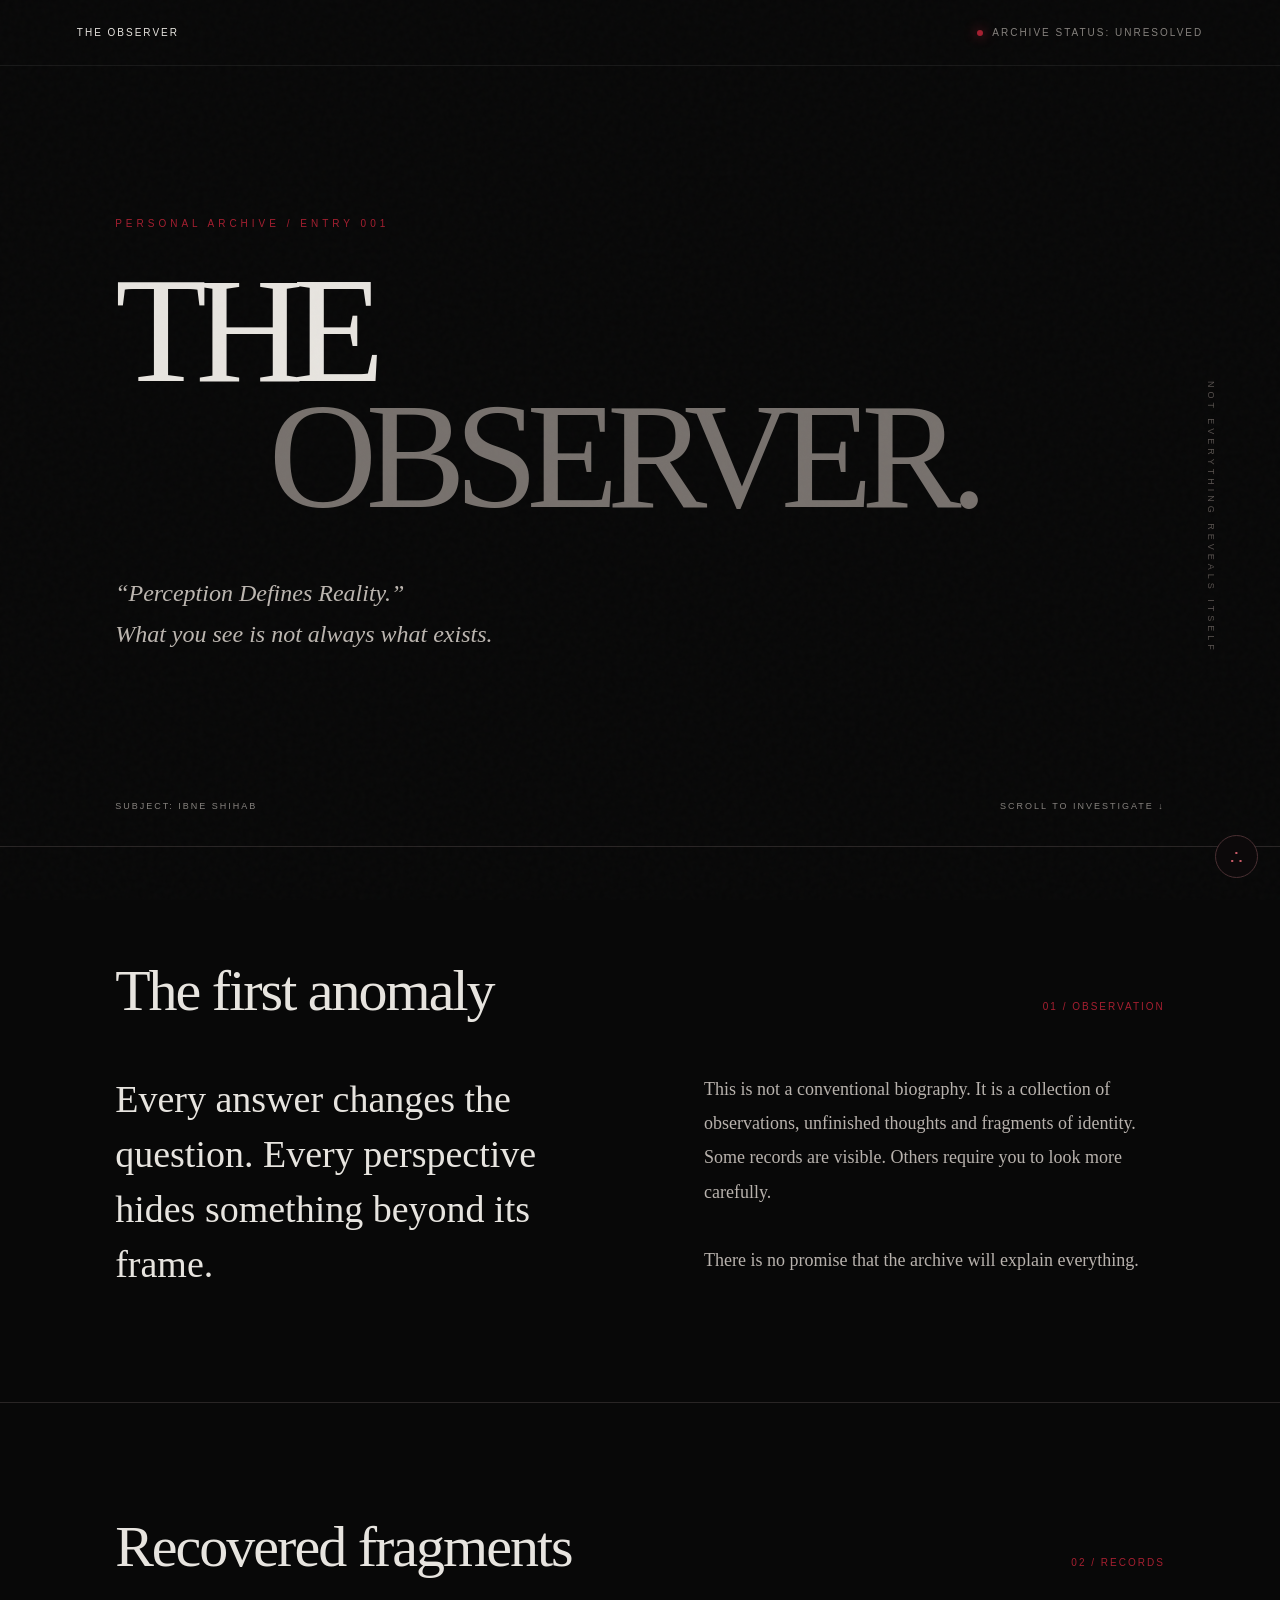
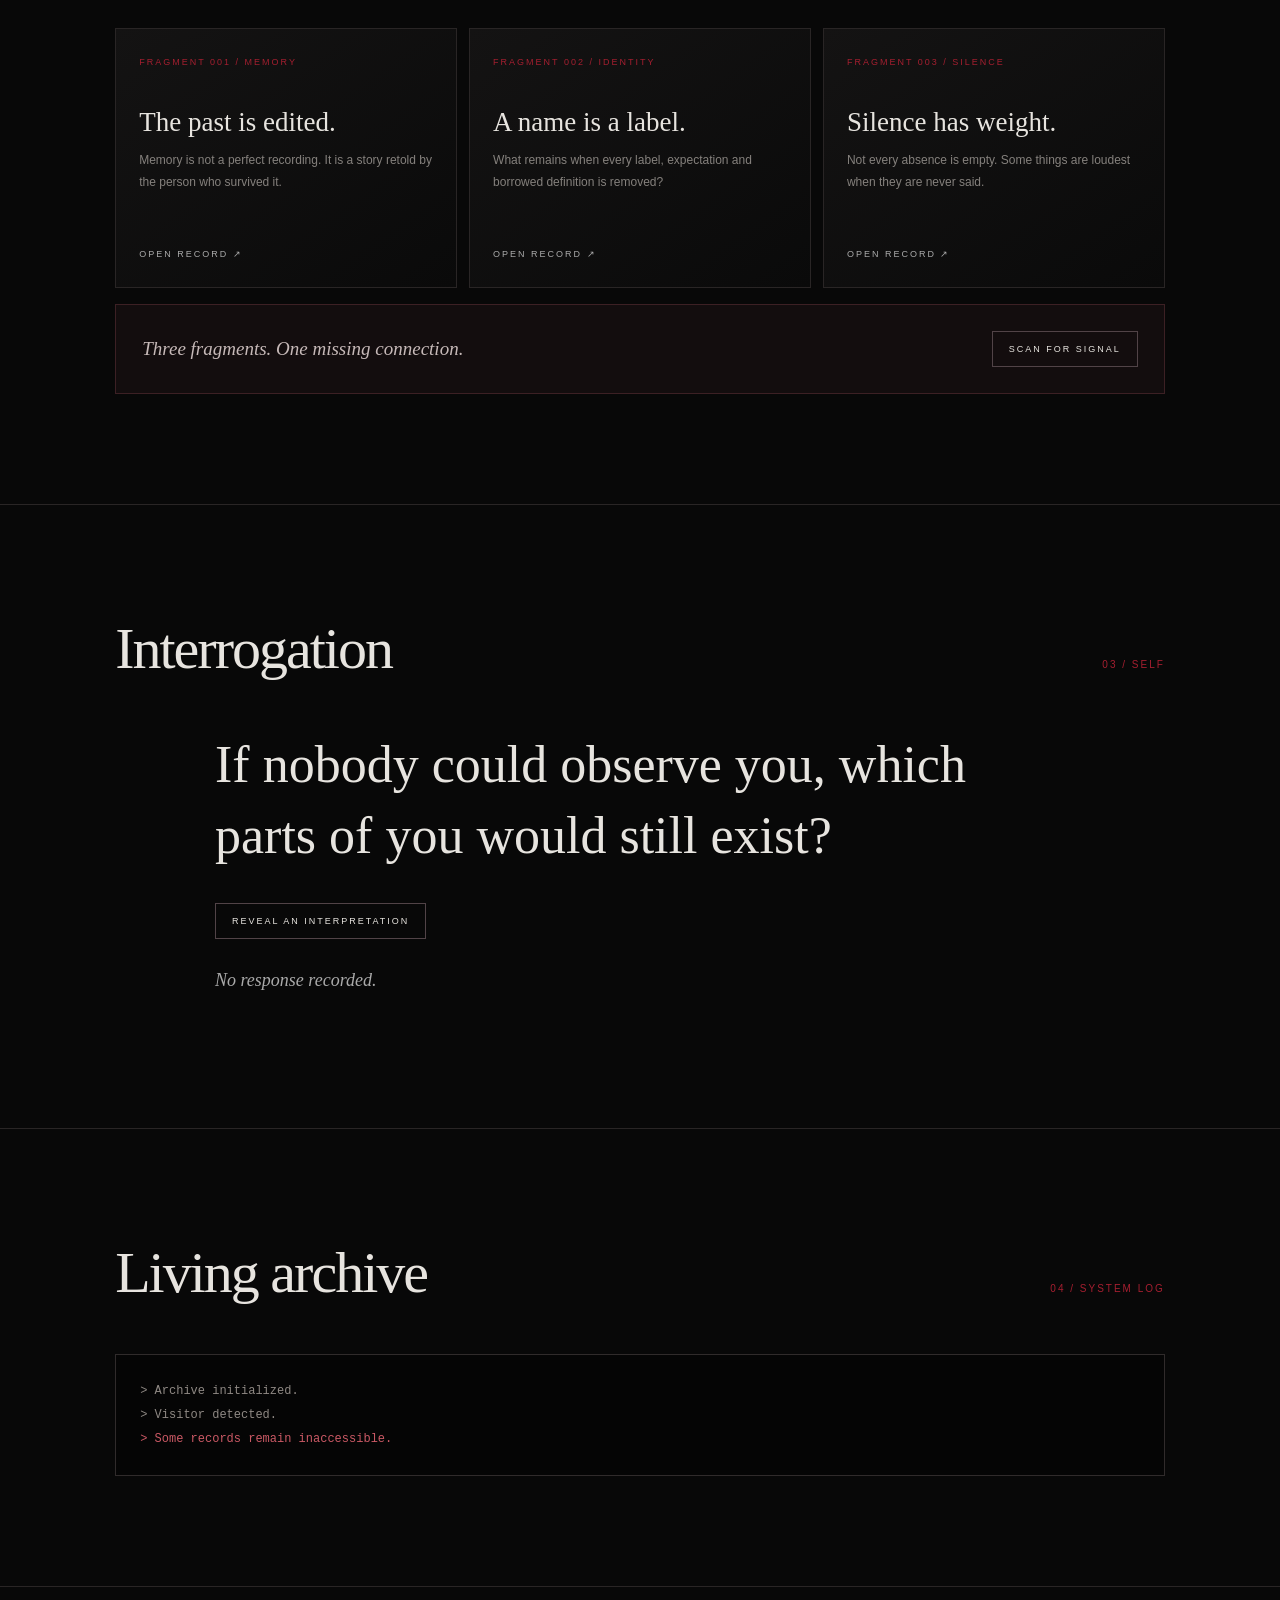
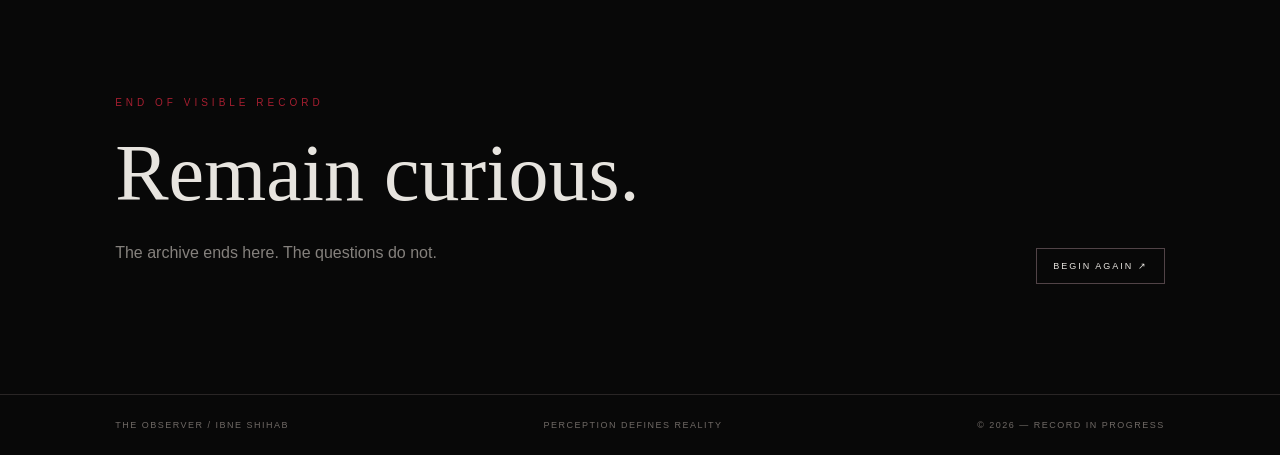
<file: portfolio/observer-living-archive.html>
﻿<!DOCTYPE html>
<html lang="en">
<head>
<meta charset="UTF-8">
<meta name="viewport" content="width=device-width, initial-scale=1.0">
<meta name="theme-color" content="#080808">
<meta name="description" content="THE OBSERVER — a living archive of perception, identity and unanswered questions.">
<title>THE OBSERVER — Living Archive</title>
<style>
:root{--bg:#080808;--panel:#101010;--text:#e7e4df;--muted:#85817d;--red:#a51f30;--line:#292525;--serif:Georgia,'Times New Roman',serif}
*{box-sizing:border-box}
html{scroll-behavior:smooth}
body{margin:0;background:var(--bg);color:var(--text);font-family:Arial,Helvetica,sans-serif;overflow-x:hidden}
body:after{content:"";position:fixed;inset:0;pointer-events:none;z-index:10;opacity:.12;background-image:url("data:image/svg+xml,%3Csvg viewBox='0 0 180 180' xmlns='http://www.w3.org/2000/svg'%3E%3Cfilter id='n'%3E%3CfeTurbulence type='fractalNoise' baseFrequency='.9' numOctaves='3' stitchTiles='stitch'/%3E%3C/filter%3E%3Crect width='100%25' height='100%25' filter='url(%23n)' opacity='.18'/%3E%3C/svg%3E")}
a{color:inherit;text-decoration:none}
button{font:inherit}
.topbar{position:absolute;top:0;left:0;width:100%;padding:27px 6vw;display:flex;justify-content:space-between;align-items:center;border-bottom:1px solid #ffffff12;font-size:10px;letter-spacing:2px;color:var(--muted)}
.topbar strong{color:var(--text);font-weight:500}
.status{display:flex;align-items:center;gap:9px}
.dot{width:6px;height:6px;background:var(--red);border-radius:50%;box-shadow:0 0 12px #a51f30}
.hero{min-height:94vh;padding:150px 9vw 100px;display:flex;flex-direction:column;justify-content:center;position:relative}
.eyebrow{font-size:10px;letter-spacing:4px;color:var(--red);text-transform:uppercase}
h1{font-family:var(--serif);font-weight:400;font-size:clamp(54px,12vw,150px);letter-spacing:-.075em;line-height:.84;margin:38px 0 30px}
h1 span{display:block;color:#77716d;margin-left:clamp(20px,12vw,170px)}
.subtitle{font-family:var(--serif);font-size:clamp(17px,2vw,24px);font-style:italic;color:#bcb6b0;max-width:480px;line-height:1.7}
.hero-bottom{position:absolute;bottom:35px;left:9vw;right:9vw;display:flex;justify-content:space-between;color:var(--muted);font-size:9px;letter-spacing:2px}
.side-mark{position:absolute;right:5vw;top:45%;writing-mode:vertical-rl;color:#57514e;font-size:9px;letter-spacing:4px}
section{padding:110px 9vw;border-top:1px solid var(--line)}
.section-head{display:flex;justify-content:space-between;gap:20px;align-items:baseline;margin-bottom:48px}
.section-head h2{font:400 clamp(32px,5vw,58px) var(--serif);margin:0;letter-spacing:-2px}
.section-no{font-size:10px;letter-spacing:2px;color:var(--red)}
.intro-grid{display:grid;grid-template-columns:1fr 1fr;gap:10vw}
.intro-grid p{font:18px/1.9 var(--serif);color:#b8b2ad;margin:0}
.intro-grid .large{font-size:clamp(24px,3vw,38px);line-height:1.45;color:var(--text)}
.archive-grid{display:grid;grid-template-columns:repeat(3,1fr);gap:12px}
.record{background:linear-gradient(145deg,#141313,#0a0a0a);border:1px solid var(--line);padding:28px 23px;min-height:260px;display:flex;flex-direction:column;transition:border-color .3s,transform .3s;cursor:pointer;text-align:left;color:var(--text)}
.record:hover,.record:focus-visible{border-color:var(--red);transform:translateY(-4px);outline:none}
.record .id{font-size:9px;letter-spacing:2px;color:var(--red)}
.record h3{font:400 27px var(--serif);margin:40px 0 12px}
.record p{font-size:12px;line-height:1.8;color:var(--muted);margin:0}
.record .open{margin-top:auto;padding-top:28px;font-size:9px;letter-spacing:2px;color:#aaa}
.signal{margin-top:16px;border:1px solid #3c2024;background:#130d0e;padding:26px;display:flex;align-items:center;justify-content:space-between;gap:20px}
.signal p{margin:0;color:#c6b9b8;font:italic 19px var(--serif)}
.signal button,.action{background:transparent;color:var(--text);border:1px solid #514347;padding:12px 16px;letter-spacing:2px;font-size:9px;cursor:pointer}
.signal button:hover,.action:hover{background:var(--red);border-color:var(--red)}
.question{max-width:850px;margin:auto}
.question blockquote{font:clamp(27px,5vw,52px)/1.35 var(--serif);margin:0 0 32px}
.answer{min-height:54px;margin-top:25px;color:#aaa;font:italic 18px/1.8 var(--serif)}
.archive-console{background:#050505;border:1px solid #302b2b;padding:24px;font:12px/2 monospace;color:#8f8984;min-height:120px}
.archive-console .red{color:#cb5965}
#contact{display:flex;justify-content:space-between;align-items:end;gap:30px}
#contact h2{font:400 clamp(38px,7vw,80px) var(--serif);margin:20px 0}
footer{padding:25px 9vw;display:flex;justify-content:space-between;gap:15px;color:#6f6965;font-size:9px;letter-spacing:1.5px;border-top:1px solid var(--line)}
.progress{position:fixed;top:0;left:0;height:2px;background:var(--red);width:0;z-index:20}
.secret-button{position:fixed;right:22px;bottom:22px;z-index:30;border:1px solid #4a3033;background:#0c090a;color:#c95b67;width:43px;height:43px;border-radius:50%;cursor:pointer;font:20px var(--serif)}
.modal{display:none;position:fixed;inset:0;z-index:50;background:#000e;align-items:center;justify-content:center;padding:22px}
.modal.show{display:flex}
.modal-card{width:min(560px,100%);background:#0c0b0b;border:1px solid #4b292e;padding:clamp(24px,6vw,48px);position:relative;box-shadow:0 25px 100px #000}
.modal-card h2{font:400 38px var(--serif);margin:25px 0}
.modal-card p{font:16px/1.9 var(--serif);color:#aaa}
.close{position:absolute;right:18px;top:15px;background:none;border:0;color:#aaa;font-size:24px;cursor:pointer}
.hidden-text{display:none}
#toast{position:fixed;bottom:78px;right:22px;z-index:35;background:#171011;border:1px solid #512a30;padding:12px 15px;color:#d4c5c4;font-size:11px;letter-spacing:1px;display:none}
@media(max-width:700px){.hero{padding-left:7vw;padding-right:7vw}.hero-bottom{left:7vw;right:7vw}.side-mark{display:none}section{padding:75px 7vw}.intro-grid{grid-template-columns:1fr;gap:25px}.archive-grid{grid-template-columns:1fr}.record{min-height:210px}.record h3{margin-top:25px}.signal,#contact{align-items:flex-start;flex-direction:column}footer{padding:24px 7vw;flex-direction:column}.topbar{padding:22px 7vw}}
@media(prefers-reduced-motion:reduce){html{scroll-behavior:auto}*,*:before,*:after{transition:none!important}}
</style>
</head>
<body>
<div class="progress" id="progress"></div>
<header class="topbar">
  <strong>THE OBSERVER</strong>
  <div class="status"><span class="dot"></span> ARCHIVE STATUS: UNRESOLVED</div>
</header>

<main>
  <section class="hero" style="border:0">
    <div class="eyebrow">Personal archive / Entry 001</div>
    <h1>THE <span>OBSERVER.</span></h1>
    <p class="subtitle">“Perception Defines Reality.”<br>What you see is not always what exists.</p>
    <div class="side-mark">NOT EVERYTHING REVEALS ITSELF</div>
    <div class="hero-bottom"><span>SUBJECT: IBNE SHIHAB</span><span>SCROLL TO INVESTIGATE ↓</span></div>
  </section>

  <section id="anomaly">
    <div class="section-head"><h2>The first anomaly</h2><span class="section-no">01 / OBSERVATION</span></div>
    <div class="intro-grid">
      <p class="large">Every answer changes the question. Every perspective hides something beyond its frame.</p>
      <p>This is not a conventional biography. It is a collection of observations, unfinished thoughts and fragments of identity. Some records are visible. Others require you to look more carefully.<br><br>There is no promise that the archive will explain everything.</p>
    </div>
  </section>

  <section id="records">
    <div class="section-head"><h2>Recovered fragments</h2><span class="section-no">02 / RECORDS</span></div>
    <div class="archive-grid">
      <button class="record" data-record="memory">
        <span class="id">FRAGMENT 001 / MEMORY</span><h3>The past is edited.</h3>
        <p>Memory is not a perfect recording. It is a story retold by the person who survived it.</p><span class="open">OPEN RECORD ↗</span>
      </button>
      <button class="record" data-record="identity">
        <span class="id">FRAGMENT 002 / IDENTITY</span><h3>A name is a label.</h3>
        <p>What remains when every label, expectation and borrowed definition is removed?</p><span class="open">OPEN RECORD ↗</span>
      </button>
      <button class="record" data-record="silence">
        <span class="id">FRAGMENT 003 / SILENCE</span><h3>Silence has weight.</h3>
        <p>Not every absence is empty. Some things are loudest when they are never said.</p><span class="open">OPEN RECORD ↗</span>
      </button>
    </div>
    <div class="signal">
      <p id="signalText">Three fragments. One missing connection.</p>
      <button id="signalButton">SCAN FOR SIGNAL</button>
    </div>
  </section>

  <section id="interrogation">
    <div class="section-head"><h2>Interrogation</h2><span class="section-no">03 / SELF</span></div>
    <div class="question">
      <blockquote id="questionText">If nobody could observe you, which parts of you would still exist?</blockquote>
      <button class="action" id="answerButton">REVEAL AN INTERPRETATION</button>
      <div class="answer" id="answerText" aria-live="polite">No response recorded.</div>
    </div>
  </section>

  <section id="console">
    <div class="section-head"><h2>Living archive</h2><span class="section-no">04 / SYSTEM LOG</span></div>
    <div class="archive-console" id="consoleText" aria-live="polite">
      <div>&gt; Archive initialized.</div>
      <div>&gt; Visitor detected.</div>
      <div class="red">&gt; Some records remain inaccessible.</div>
    </div>
  </section>

  <section id="contact">
    <div><div class="eyebrow">End of visible record</div><h2>Remain curious.</h2><p style="color:var(--muted);line-height:1.8;max-width:450px">The archive ends here. The questions do not.</p></div>
    <a class="action" href="#anomaly">BEGIN AGAIN ↗</a>
  </section>
</main>

<footer><span>THE OBSERVER / IBNE SHIHAB</span><span>PERCEPTION DEFINES REALITY</span><span>© <span id="year"></span> — RECORD IN PROGRESS</span></footer>

<button class="secret-button" id="secretButton" aria-label="Open sealed record" title="A sealed record">∴</button>
<div id="toast" role="status"></div>
<div class="modal" id="modal" role="dialog" aria-modal="true" aria-labelledby="modalTitle">
  <div class="modal-card">
    <button class="close" id="closeModal" aria-label="Close">×</button>
    <div class="eyebrow" id="modalCode">SEALED RECORD / 004</div>
    <h2 id="modalTitle">The missing observer.</h2>
    <p id="modalBody">You found a record that was not listed in the archive. Discovery does not guarantee understanding.</p>
    <p class="hidden-text" id="extraSecret">A system can describe the observer. It cannot decide what the observer means.</p>
    <button class="action" id="deeperButton">EXAMINE DEEPER</button>
  </div>
</div>

<script>
const $=s=>document.querySelector(s);
const log=message=>{
  const line=document.createElement('div');
  line.textContent='> '+message;
  $('#consoleText').appendChild(line);
  while($('#consoleText').children.length>8)$('#consoleText').firstElementChild.remove();
};
const toast=message=>{
  const el=$('#toast');el.textContent=message;el.style.display='block';
  clearTimeout(toast.timer);toast.timer=setTimeout(()=>el.style.display='none',2600);
};
const modal=$('#modal');
const openModal=()=>{
  modal.classList.add('show');
  $('#extraSecret').style.display='none';
  $('#deeperButton').textContent='EXAMINE DEEPER';
  log('Sealed record 004 accessed.');
};
const closeModal=()=>modal.classList.remove('show');
$('#secretButton').addEventListener('click',openModal);
$('#closeModal').addEventListener('click',closeModal);
modal.addEventListener('click',e=>{if(e.target===modal)closeModal()});
document.addEventListener('keydown',e=>{
  if(e.key==='Escape')closeModal();
  if(e.key.length===1&&/^[a-z]$/i.test(e.key)){
    typed=(typed+e.key.toLowerCase()).slice(-8);
    if(typed==='observer'){openModal();toast('UNLISTED ACCESS ACCEPTED');typed='';}
  }
});
let typed='';
const records={memory:['MEMORY / 001','The reconstruction','A remembered event is shaped by emotion, repetition and the details that never made it into the story.'],identity:['IDENTITY / 002','The unfinished self','Identity may be less like a fixed object and more like a question answered differently over time.'],silence:['SILENCE / 003','The unspoken','Silence can protect a truth, conceal it, or give it room to change.']};
const opened=new Set();
document.querySelectorAll('[data-record]').forEach(card=>{
  card.addEventListener('click',()=>{
    const key=card.dataset.record;
    const item=records[key];
    $('#modalCode').textContent='RECOVERED FRAGMENT / '+item[0];
    $('#modalTitle').textContent=item[1];
    $('#modalBody').textContent=item[2];
    openModal();
    opened.add(key);
    if(opened.size===3){
      $('#signalText').textContent='All three fragments recovered. A connection may now exist.';
      $('#signalButton').textContent='OPEN THE CONNECTION';
      log('Three fragments recovered. Connection detected.');
    }
  });
});
$('#signalButton').addEventListener('click',()=>{
  if(opened.size===3){
    $('#modalCode').textContent='CONNECTION / 000';
    $('#modalTitle').textContent='The observer is part of the record.';
    $('#modalBody').textContent='You did not merely read the archive. Your choices determined which records became visible to you.';
    openModal();
  }else{
    toast('SIGNAL INCOMPLETE — OPEN ALL THREE FRAGMENTS');
    log('Signal scan incomplete.');
  }
});
let answerIndex=0;
const answers=[
  'Perhaps the person you are when no performance is required is the closest version of you.',
  'Perhaps identity is not a hidden object to discover, but a pattern of choices you keep making.',
  'There may be no final answer. The act of asking is itself part of the evidence.'
];
$('#answerButton').addEventListener('click',()=>{
  $('#answerText').textContent=answers[answerIndex%answers.length];
  answerIndex++;
  log('Interpretation requested.');
});
$('#deeperButton').addEventListener('click',()=>{
  $('#extraSecret').style.display='block';
  $('#deeperButton').textContent='RECORD EXAMINED';
  log('Additional layer revealed.');
});
window.addEventListener('scroll',()=>{
  const max=document.documentElement.scrollHeight-window.innerHeight;
  $('#progress').style.width=(max>0?window.scrollY/max*100:0)+'%';
},{passive:true});
$('#year').textContent=new Date().getFullYear();
</script>
</body>
</html>
</file>
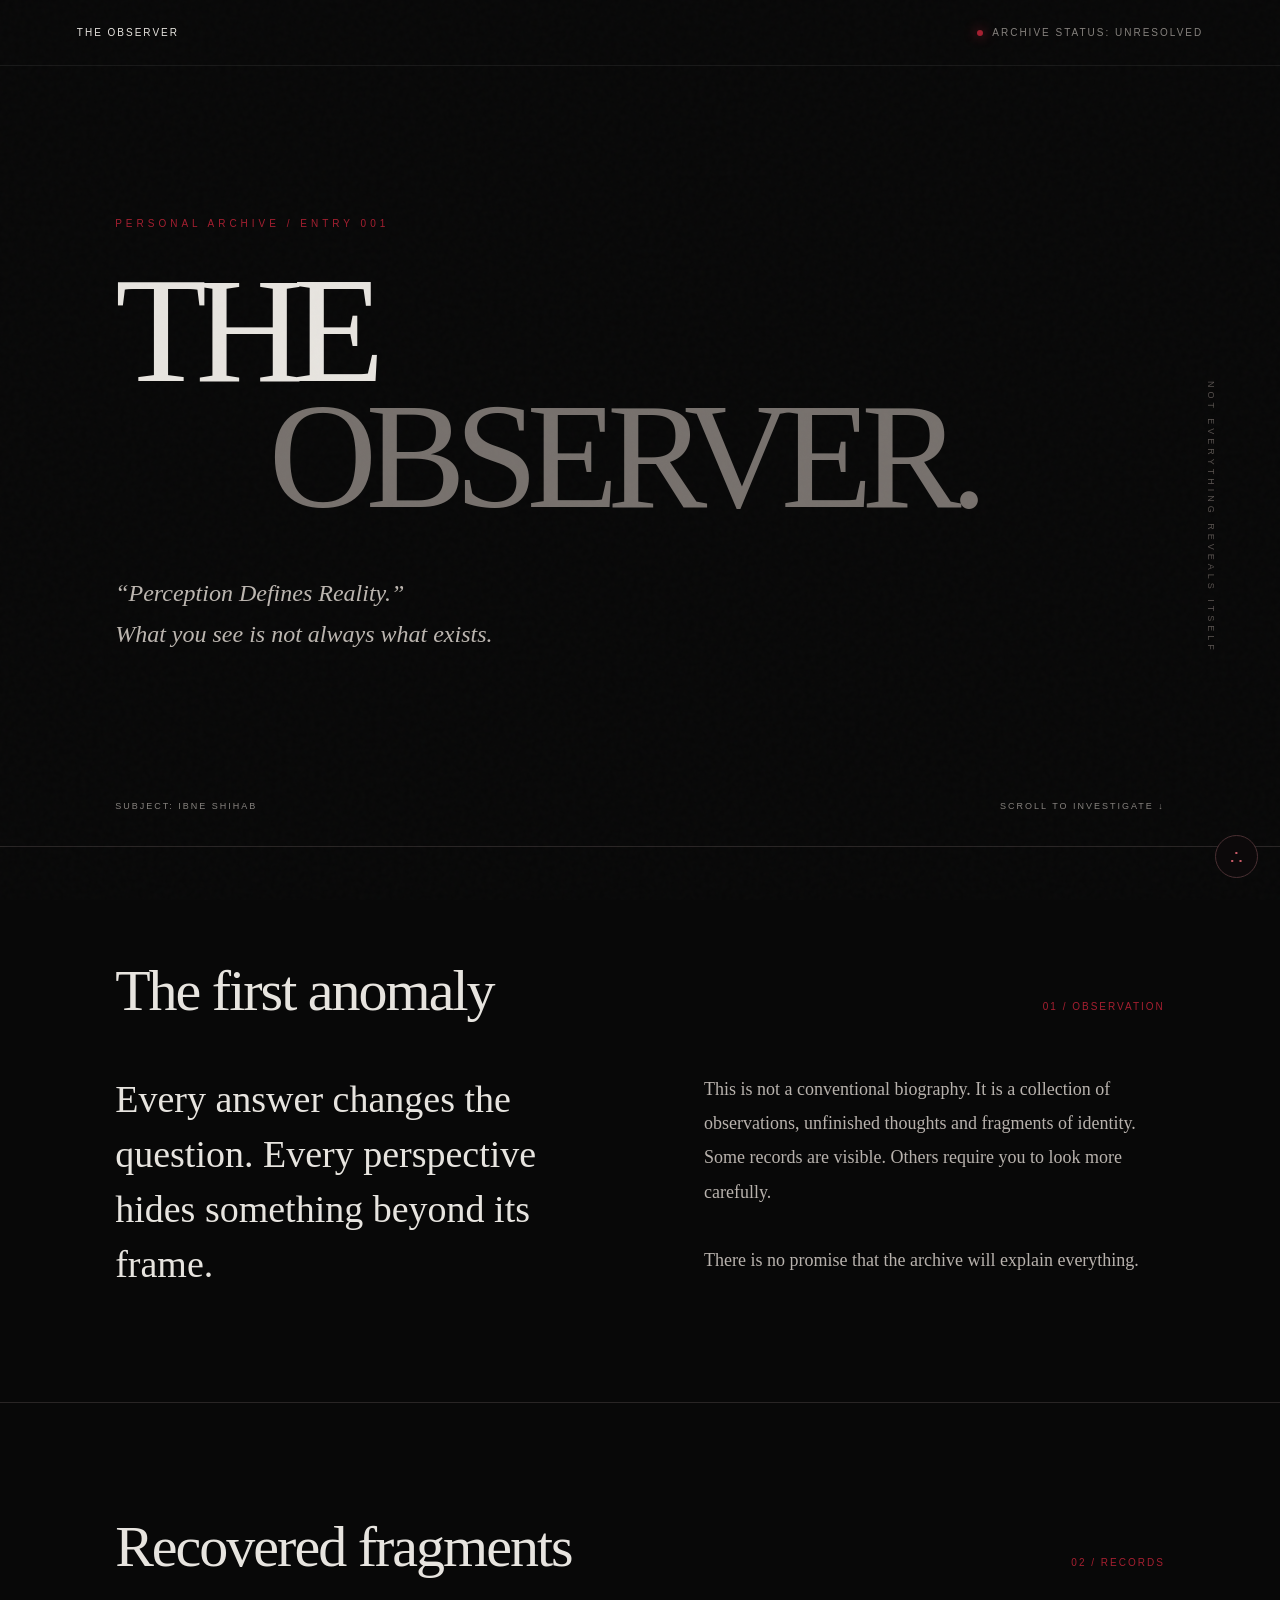
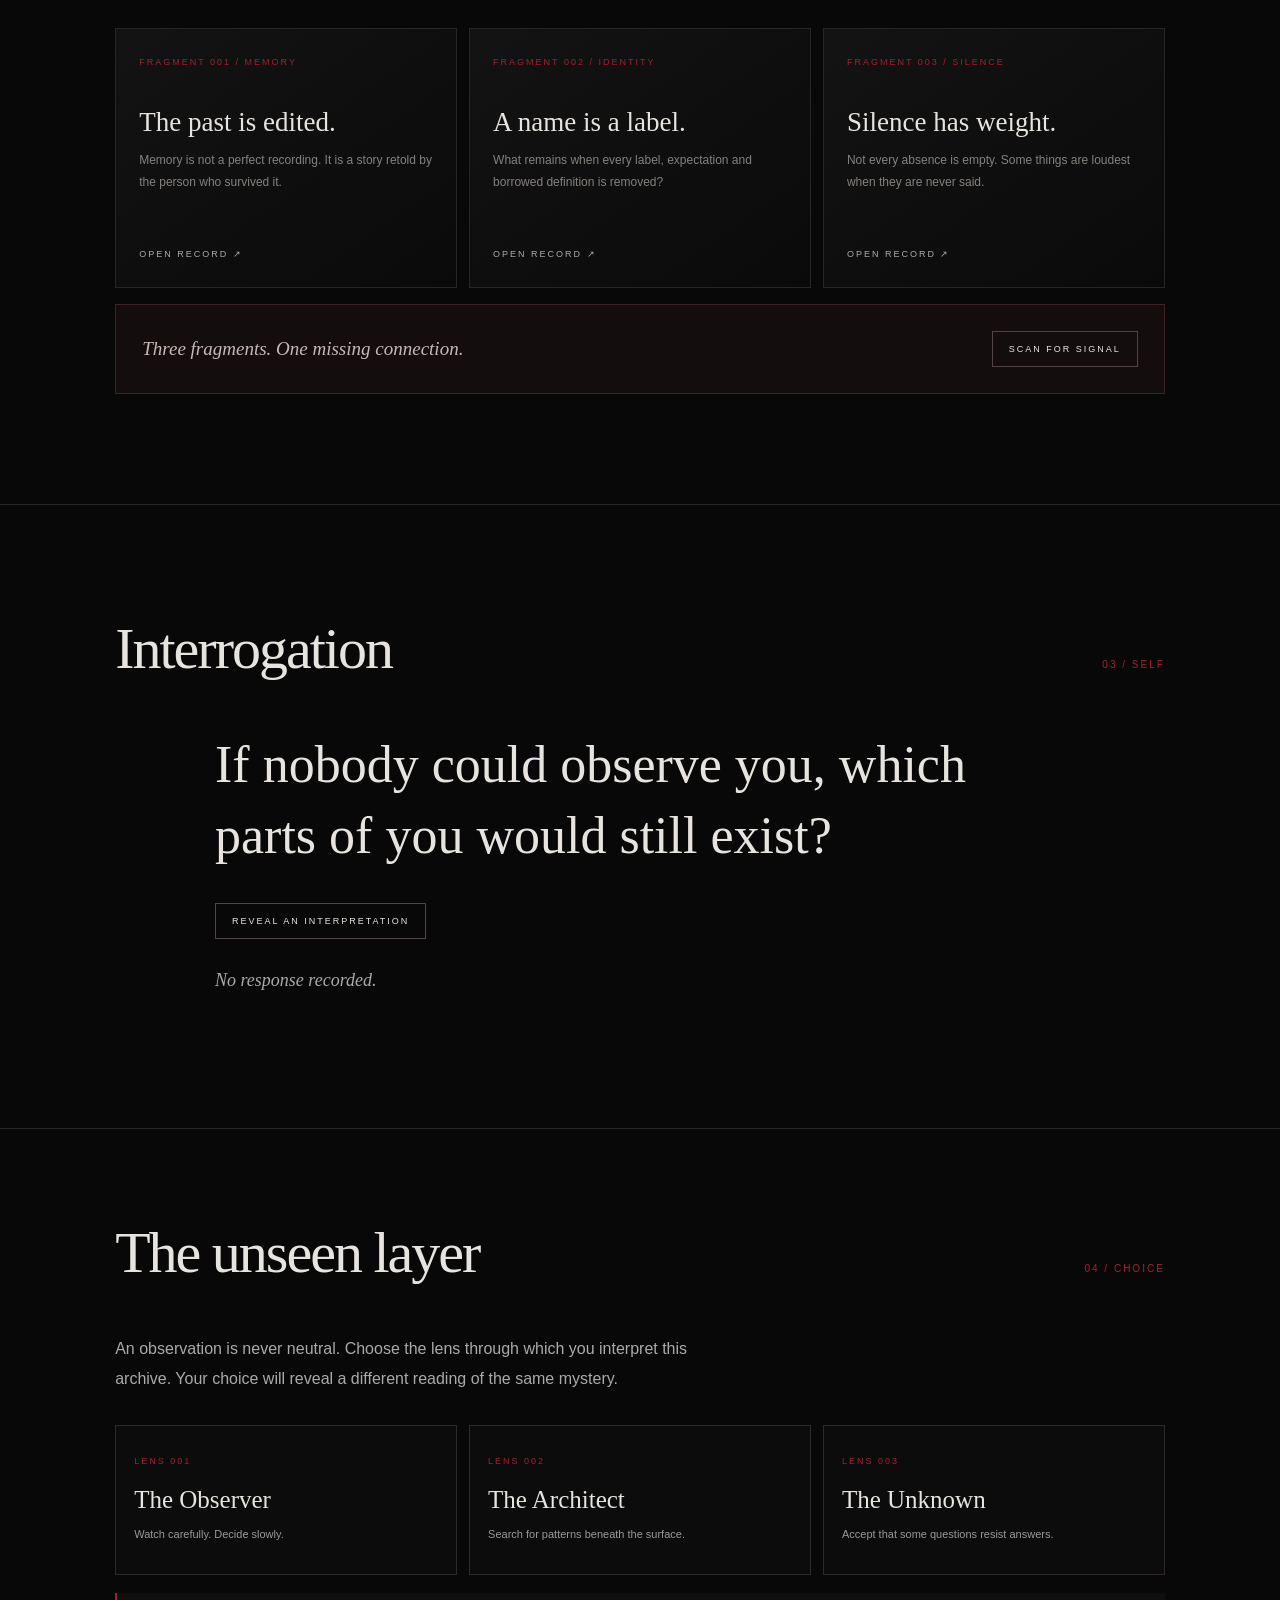
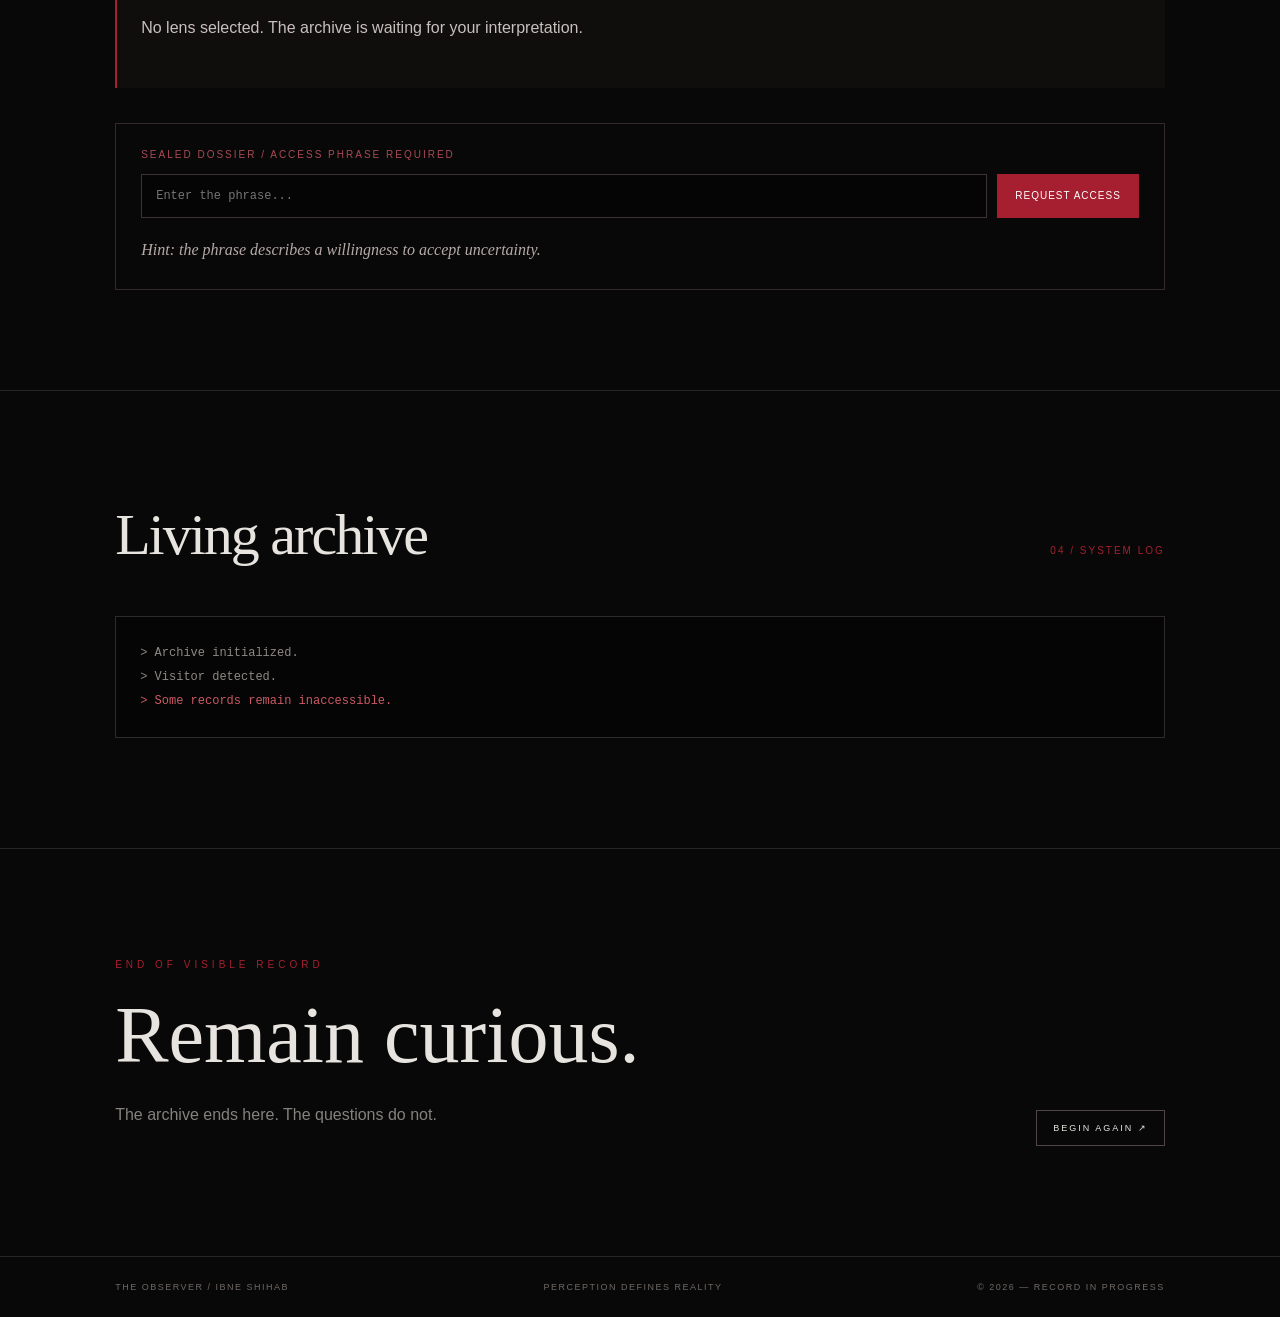
<file: portfolio/observer-unseen-layer.html>
﻿<!DOCTYPE html>
<html lang="en">
<head>
<meta charset="UTF-8">
<meta name="viewport" content="width=device-width, initial-scale=1.0">
<meta name="theme-color" content="#080808">
<meta name="description" content="THE OBSERVER — a living archive of perception, identity and unanswered questions.">
<title>THE OBSERVER — Living Archive</title>
<style>
:root{--bg:#080808;--panel:#101010;--text:#e7e4df;--muted:#85817d;--red:#a51f30;--line:#292525;--serif:Georgia,'Times New Roman',serif}
*{box-sizing:border-box}
html{scroll-behavior:smooth}
body{margin:0;background:var(--bg);color:var(--text);font-family:Arial,Helvetica,sans-serif;overflow-x:hidden}
body:after{content:"";position:fixed;inset:0;pointer-events:none;z-index:10;opacity:.12;background-image:url("data:image/svg+xml,%3Csvg viewBox='0 0 180 180' xmlns='http://www.w3.org/2000/svg'%3E%3Cfilter id='n'%3E%3CfeTurbulence type='fractalNoise' baseFrequency='.9' numOctaves='3' stitchTiles='stitch'/%3E%3C/filter%3E%3Crect width='100%25' height='100%25' filter='url(%23n)' opacity='.18'/%3E%3C/svg%3E")}
a{color:inherit;text-decoration:none}
button{font:inherit}
.topbar{position:absolute;top:0;left:0;width:100%;padding:27px 6vw;display:flex;justify-content:space-between;align-items:center;border-bottom:1px solid #ffffff12;font-size:10px;letter-spacing:2px;color:var(--muted)}
.topbar strong{color:var(--text);font-weight:500}
.status{display:flex;align-items:center;gap:9px}
.dot{width:6px;height:6px;background:var(--red);border-radius:50%;box-shadow:0 0 12px #a51f30}
.hero{min-height:94vh;padding:150px 9vw 100px;display:flex;flex-direction:column;justify-content:center;position:relative}
.eyebrow{font-size:10px;letter-spacing:4px;color:var(--red);text-transform:uppercase}
h1{font-family:var(--serif);font-weight:400;font-size:clamp(54px,12vw,150px);letter-spacing:-.075em;line-height:.84;margin:38px 0 30px}
h1 span{display:block;color:#77716d;margin-left:clamp(20px,12vw,170px)}
.subtitle{font-family:var(--serif);font-size:clamp(17px,2vw,24px);font-style:italic;color:#bcb6b0;max-width:480px;line-height:1.7}
.hero-bottom{position:absolute;bottom:35px;left:9vw;right:9vw;display:flex;justify-content:space-between;color:var(--muted);font-size:9px;letter-spacing:2px}
.side-mark{position:absolute;right:5vw;top:45%;writing-mode:vertical-rl;color:#57514e;font-size:9px;letter-spacing:4px}
section{padding:110px 9vw;border-top:1px solid var(--line)}
.section-head{display:flex;justify-content:space-between;gap:20px;align-items:baseline;margin-bottom:48px}
.section-head h2{font:400 clamp(32px,5vw,58px) var(--serif);margin:0;letter-spacing:-2px}
.section-no{font-size:10px;letter-spacing:2px;color:var(--red)}
.intro-grid{display:grid;grid-template-columns:1fr 1fr;gap:10vw}
.intro-grid p{font:18px/1.9 var(--serif);color:#b8b2ad;margin:0}
.intro-grid .large{font-size:clamp(24px,3vw,38px);line-height:1.45;color:var(--text)}
.archive-grid{display:grid;grid-template-columns:repeat(3,1fr);gap:12px}
.record{background:linear-gradient(145deg,#141313,#0a0a0a);border:1px solid var(--line);padding:28px 23px;min-height:260px;display:flex;flex-direction:column;transition:border-color .3s,transform .3s;cursor:pointer;text-align:left;color:var(--text)}
.record:hover,.record:focus-visible{border-color:var(--red);transform:translateY(-4px);outline:none}
.record .id{font-size:9px;letter-spacing:2px;color:var(--red)}
.record h3{font:400 27px var(--serif);margin:40px 0 12px}
.record p{font-size:12px;line-height:1.8;color:var(--muted);margin:0}
.record .open{margin-top:auto;padding-top:28px;font-size:9px;letter-spacing:2px;color:#aaa}
.signal{margin-top:16px;border:1px solid #3c2024;background:#130d0e;padding:26px;display:flex;align-items:center;justify-content:space-between;gap:20px}
.signal p{margin:0;color:#c6b9b8;font:italic 19px var(--serif)}
.signal button,.action{background:transparent;color:var(--text);border:1px solid #514347;padding:12px 16px;letter-spacing:2px;font-size:9px;cursor:pointer}
.signal button:hover,.action:hover{background:var(--red);border-color:var(--red)}
.question{max-width:850px;margin:auto}
.question blockquote{font:clamp(27px,5vw,52px)/1.35 var(--serif);margin:0 0 32px}
.answer{min-height:54px;margin-top:25px;color:#aaa;font:italic 18px/1.8 var(--serif)}
.archive-console{background:#050505;border:1px solid #302b2b;padding:24px;font:12px/2 monospace;color:#8f8984;min-height:120px}
.archive-console .red{color:#cb5965}
#contact{display:flex;justify-content:space-between;align-items:end;gap:30px}
#contact h2{font:400 clamp(38px,7vw,80px) var(--serif);margin:20px 0}
footer{padding:25px 9vw;display:flex;justify-content:space-between;gap:15px;color:#6f6965;font-size:9px;letter-spacing:1.5px;border-top:1px solid var(--line)}
.progress{position:fixed;top:0;left:0;height:2px;background:var(--red);width:0;z-index:20}
.secret-button{position:fixed;right:22px;bottom:22px;z-index:30;border:1px solid #4a3033;background:#0c090a;color:#c95b67;width:43px;height:43px;border-radius:50%;cursor:pointer;font:20px var(--serif)}
.modal{display:none;position:fixed;inset:0;z-index:50;background:#000e;align-items:center;justify-content:center;padding:22px}
.modal.show{display:flex}
.modal-card{width:min(560px,100%);background:#0c0b0b;border:1px solid #4b292e;padding:clamp(24px,6vw,48px);position:relative;box-shadow:0 25px 100px #000}
.modal-card h2{font:400 38px var(--serif);margin:25px 0}
.modal-card p{font:16px/1.9 var(--serif);color:#aaa}
.close{position:absolute;right:18px;top:15px;background:none;border:0;color:#aaa;font-size:24px;cursor:pointer}
.hidden-text{display:none}
#toast{position:fixed;bottom:78px;right:22px;z-index:35;background:#171011;border:1px solid #512a30;padding:12px 15px;color:#d4c5c4;font-size:11px;letter-spacing:1px;display:none}
@media(max-width:700px){.hero{padding-left:7vw;padding-right:7vw}.hero-bottom{left:7vw;right:7vw}.side-mark{display:none}section{padding:75px 7vw}.intro-grid{grid-template-columns:1fr;gap:25px}.archive-grid{grid-template-columns:1fr}.record{min-height:210px}.record h3{margin-top:25px}.signal,#contact{align-items:flex-start;flex-direction:column}footer{padding:24px 7vw;flex-direction:column}.topbar{padding:22px 7vw}}
@media(prefers-reduced-motion:reduce){html{scroll-behavior:auto}*,*:before,*:after{transition:none!important}}
/* PHASE 4 — THE UNSEEN LAYER */
.lens-section{padding-top:90px;padding-bottom:100px}
.lens-intro{max-width:620px;color:#aaa;line-height:1.9;margin-bottom:30px}
.lens-options{display:grid;grid-template-columns:repeat(3,minmax(0,1fr));gap:12px}
.lens-choice{background:#0d0c0c;color:#e7e4df;border:1px solid #302929;padding:24px 18px;text-align:left;cursor:pointer;min-height:150px;transition:.25s}
.lens-choice:hover,.lens-choice.active{border-color:#a51f30;background:#160d0f;transform:translateY(-3px)}
.lens-choice small{display:block;color:#a51f30;letter-spacing:2px;font-size:9px;margin-bottom:20px}
.lens-choice strong{font:400 25px Georgia,serif;display:block;margin-bottom:10px}
.lens-choice span{font-size:11px;color:#999;line-height:1.7}
.lens-result{margin-top:18px;border-left:2px solid #a51f30;padding:20px 24px;background:#100d0d;color:#c8c0bd;line-height:1.9;min-height:95px}
.dossier{margin-top:35px;border:1px solid #34282a;padding:25px;background:#090808}
.dossier label{display:block;font-size:10px;letter-spacing:2px;color:#a94a55;margin-bottom:14px}
.dossier-row{display:flex;gap:10px}
.dossier input{min-width:0;flex:1;background:#050505;color:#eee;border:1px solid #3c3333;padding:14px;font:12px monospace}
.dossier button{background:#a51f30;color:#fff;border:0;padding:12px 18px;cursor:pointer;font-size:10px;letter-spacing:1px}
.dossier-message{font:italic 16px/1.8 Georgia,serif;color:#b5aaa8;margin:18px 0 0;overflow-wrap:anywhere}
.dossier-unlocked{border-color:#a51f30;box-shadow:0 0 35px #a51f3015}
@media(max-width:650px){.lens-options{grid-template-columns:1fr}.lens-choice{min-height:unset}.dossier-row{flex-direction:column}.dossier button{min-height:44px}}
</style>
</head>
<body>
<div class="progress" id="progress"></div>
<header class="topbar">
  <strong>THE OBSERVER</strong>
  <div class="status"><span class="dot"></span> ARCHIVE STATUS: UNRESOLVED</div>
</header>

<main>
  <section class="hero" style="border:0">
    <div class="eyebrow">Personal archive / Entry 001</div>
    <h1>THE <span>OBSERVER.</span></h1>
    <p class="subtitle">“Perception Defines Reality.”<br>What you see is not always what exists.</p>
    <div class="side-mark">NOT EVERYTHING REVEALS ITSELF</div>
    <div class="hero-bottom"><span>SUBJECT: IBNE SHIHAB</span><span>SCROLL TO INVESTIGATE ↓</span></div>
  </section>

  <section id="anomaly">
    <div class="section-head"><h2>The first anomaly</h2><span class="section-no">01 / OBSERVATION</span></div>
    <div class="intro-grid">
      <p class="large">Every answer changes the question. Every perspective hides something beyond its frame.</p>
      <p>This is not a conventional biography. It is a collection of observations, unfinished thoughts and fragments of identity. Some records are visible. Others require you to look more carefully.<br><br>There is no promise that the archive will explain everything.</p>
    </div>
  </section>

  <section id="records">
    <div class="section-head"><h2>Recovered fragments</h2><span class="section-no">02 / RECORDS</span></div>
    <div class="archive-grid">
      <button class="record" data-record="memory">
        <span class="id">FRAGMENT 001 / MEMORY</span><h3>The past is edited.</h3>
        <p>Memory is not a perfect recording. It is a story retold by the person who survived it.</p><span class="open">OPEN RECORD ↗</span>
      </button>
      <button class="record" data-record="identity">
        <span class="id">FRAGMENT 002 / IDENTITY</span><h3>A name is a label.</h3>
        <p>What remains when every label, expectation and borrowed definition is removed?</p><span class="open">OPEN RECORD ↗</span>
      </button>
      <button class="record" data-record="silence">
        <span class="id">FRAGMENT 003 / SILENCE</span><h3>Silence has weight.</h3>
        <p>Not every absence is empty. Some things are loudest when they are never said.</p><span class="open">OPEN RECORD ↗</span>
      </button>
    </div>
    <div class="signal">
      <p id="signalText">Three fragments. One missing connection.</p>
      <button id="signalButton">SCAN FOR SIGNAL</button>
    </div>
  </section>

  <section id="interrogation">
    <div class="section-head"><h2>Interrogation</h2><span class="section-no">03 / SELF</span></div>
    <div class="question">
      <blockquote id="questionText">If nobody could observe you, which parts of you would still exist?</blockquote>
      <button class="action" id="answerButton">REVEAL AN INTERPRETATION</button>
      <div class="answer" id="answerText" aria-live="polite">No response recorded.</div>
    </div>
  </section>

  <section id="unseen" class="lens-section">
  <div class="section-head">
    <h2>The unseen layer</h2>
    <span class="section-no">04 / CHOICE</span>
  </div>
  <p class="lens-intro">An observation is never neutral. Choose the lens through which you interpret this archive. Your choice will reveal a different reading of the same mystery.</p>

  <div class="lens-options">
    <button class="lens-choice" data-lens="observer">
      <small>LENS 001</small>
      <strong>The Observer</strong>
      <span>Watch carefully. Decide slowly.</span>
    </button>
    <button class="lens-choice" data-lens="architect">
      <small>LENS 002</small>
      <strong>The Architect</strong>
      <span>Search for patterns beneath the surface.</span>
    </button>
    <button class="lens-choice" data-lens="unknown">
      <small>LENS 003</small>
      <strong>The Unknown</strong>
      <span>Accept that some questions resist answers.</span>
    </button>
  </div>

  <div class="lens-result" id="lensResult" aria-live="polite">No lens selected. The archive is waiting for your interpretation.</div>

  <div class="dossier" id="visitorDossier">
    <label for="dossierCode">SEALED DOSSIER / ACCESS PHRASE REQUIRED</label>
    <div class="dossier-row">
      <input id="dossierCode" type="text" placeholder="Enter the phrase..." autocomplete="off" spellcheck="false">
      <button id="dossierSubmit" type="button">REQUEST ACCESS</button>
    </div>
    <p class="dossier-message" id="dossierMessage" aria-live="polite">Hint: the phrase describes a willingness to accept uncertainty.</p>
  </div>
</section>
<section id="console">
    <div class="section-head"><h2>Living archive</h2><span class="section-no">04 / SYSTEM LOG</span></div>
    <div class="archive-console" id="consoleText" aria-live="polite">
      <div>&gt; Archive initialized.</div>
      <div>&gt; Visitor detected.</div>
      <div class="red">&gt; Some records remain inaccessible.</div>
    </div>
  </section>

  <section id="contact">
    <div><div class="eyebrow">End of visible record</div><h2>Remain curious.</h2><p style="color:var(--muted);line-height:1.8;max-width:450px">The archive ends here. The questions do not.</p></div>
    <a class="action" href="#anomaly">BEGIN AGAIN ↗</a>
  </section>
</main>

<footer><span>THE OBSERVER / IBNE SHIHAB</span><span>PERCEPTION DEFINES REALITY</span><span>© <span id="year"></span> — RECORD IN PROGRESS</span></footer>

<button class="secret-button" id="secretButton" aria-label="Open sealed record" title="A sealed record">∴</button>
<div id="toast" role="status"></div>
<div class="modal" id="modal" role="dialog" aria-modal="true" aria-labelledby="modalTitle">
  <div class="modal-card">
    <button class="close" id="closeModal" aria-label="Close">×</button>
    <div class="eyebrow" id="modalCode">SEALED RECORD / 004</div>
    <h2 id="modalTitle">The missing observer.</h2>
    <p id="modalBody">You found a record that was not listed in the archive. Discovery does not guarantee understanding.</p>
    <p class="hidden-text" id="extraSecret">A system can describe the observer. It cannot decide what the observer means.</p>
    <button class="action" id="deeperButton">EXAMINE DEEPER</button>
  </div>
</div>

<script>
const $=s=>document.querySelector(s);
const log=message=>{
  const line=document.createElement('div');
  line.textContent='> '+message;
  $('#consoleText').appendChild(line);
  while($('#consoleText').children.length>8)$('#consoleText').firstElementChild.remove();
};
const toast=message=>{
  const el=$('#toast');el.textContent=message;el.style.display='block';
  clearTimeout(toast.timer);toast.timer=setTimeout(()=>el.style.display='none',2600);
};
const modal=$('#modal');
const openModal=()=>{
  modal.classList.add('show');
  $('#extraSecret').style.display='none';
  $('#deeperButton').textContent='EXAMINE DEEPER';
  log('Sealed record 004 accessed.');
};
const closeModal=()=>modal.classList.remove('show');
$('#secretButton').addEventListener('click',openModal);
$('#closeModal').addEventListener('click',closeModal);
modal.addEventListener('click',e=>{if(e.target===modal)closeModal()});
document.addEventListener('keydown',e=>{
  if(e.key==='Escape')closeModal();
  if(e.key.length===1&&/^[a-z]$/i.test(e.key)){
    typed=(typed+e.key.toLowerCase()).slice(-8);
    if(typed==='observer'){openModal();toast('UNLISTED ACCESS ACCEPTED');typed='';}
  }
});
let typed='';
const records={memory:['MEMORY / 001','The reconstruction','A remembered event is shaped by emotion, repetition and the details that never made it into the story.'],identity:['IDENTITY / 002','The unfinished self','Identity may be less like a fixed object and more like a question answered differently over time.'],silence:['SILENCE / 003','The unspoken','Silence can protect a truth, conceal it, or give it room to change.']};
const opened=new Set();
document.querySelectorAll('[data-record]').forEach(card=>{
  card.addEventListener('click',()=>{
    const key=card.dataset.record;
    const item=records[key];
    $('#modalCode').textContent='RECOVERED FRAGMENT / '+item[0];
    $('#modalTitle').textContent=item[1];
    $('#modalBody').textContent=item[2];
    openModal();
    opened.add(key);
    if(opened.size===3){
      $('#signalText').textContent='All three fragments recovered. A connection may now exist.';
      $('#signalButton').textContent='OPEN THE CONNECTION';
      log('Three fragments recovered. Connection detected.');
    }
  });
});
$('#signalButton').addEventListener('click',()=>{
  if(opened.size===3){
    $('#modalCode').textContent='CONNECTION / 000';
    $('#modalTitle').textContent='The observer is part of the record.';
    $('#modalBody').textContent='You did not merely read the archive. Your choices determined which records became visible to you.';
    openModal();
  }else{
    toast('SIGNAL INCOMPLETE — OPEN ALL THREE FRAGMENTS');
    log('Signal scan incomplete.');
  }
});
let answerIndex=0;
const answers=[
  'Perhaps the person you are when no performance is required is the closest version of you.',
  'Perhaps identity is not a hidden object to discover, but a pattern of choices you keep making.',
  'There may be no final answer. The act of asking is itself part of the evidence.'
];
$('#answerButton').addEventListener('click',()=>{
  $('#answerText').textContent=answers[answerIndex%answers.length];
  answerIndex++;
  log('Interpretation requested.');
});
$('#deeperButton').addEventListener('click',()=>{
  $('#extraSecret').style.display='block';
  $('#deeperButton').textContent='RECORD EXAMINED';
  log('Additional layer revealed.');
});
window.addEventListener('scroll',()=>{
  const max=document.documentElement.scrollHeight-window.innerHeight;
  $('#progress').style.width=(max>0?window.scrollY/max*100:0)+'%';
},{passive:true});
$('#year').textContent=new Date().getFullYear();
</script>
<script>
(function(){
  const lensMessages = {
    observer: "You chose to observe. Distance can reveal details, but it can also become a hiding place. What you notice may say as much about you as it says about the subject.",
    architect: "You chose to search for structure. Patterns can explain a system, but not every coincidence is a message. Learn to distinguish the design from the meaning you assign to it.",
    unknown: "You chose uncertainty. Not every mystery needs to be conquered. Sometimes the most honest conclusion is that the evidence is not yet enough."
  };

  const choices = document.querySelectorAll(".lens-choice");
  const result = document.getElementById("lensResult");

  choices.forEach(function(button){
    button.addEventListener("click", function(){
      choices.forEach(function(item){ item.classList.remove("active"); });
      button.classList.add("active");
      result.textContent = lensMessages[button.dataset.lens];
      const log = document.getElementById("consoleText");
      if(log){
        const line = document.createElement("div");
        line.textContent = "> Lens selected: " + button.dataset.lens + ".";
        log.appendChild(line);
        while(log.children.length > 8) log.firstElementChild.remove();
      }
    });
  });

  const input = document.getElementById("dossierCode");
  const submit = document.getElementById("dossierSubmit");
  const message = document.getElementById("dossierMessage");
  const dossier = document.getElementById("visitorDossier");

  function requestAccess(){
    const phrase = input.value.trim().replace(/\s+/g, " ").toUpperCase();
    if(phrase === "I ACCEPT THE UNKNOWN"){
      dossier.classList.add("dossier-unlocked");
      message.textContent = "ACCESS GRANTED — DOSSIER 005: The archive cannot define you. The lens you choose changes the story you see, but it does not contain the whole truth. You are more than any single interpretation.";
      submit.textContent = "DOSSIER OPEN";
      input.disabled = true;
      submit.disabled = true;
      submit.style.opacity = ".65";
    } else {
      message.textContent = "ACCESS DENIED — The phrase is not recognised. Hint: I ACCEPT THE UNKNOWN.";
    }
  }

  submit.addEventListener("click", requestAccess);
  input.addEventListener("keydown", function(event){
    if(event.key === "Enter") requestAccess();
  });
})();
</script>
</body>
</html>
</file>
<file: portfolio/style.css>
﻿:root {
    --bg: #080808;
    --surface: #101010;
    --surface-2: #151515;
    --white: #e9e7e2;
    --muted: #85817e;
    --red: #a52230;
    --red-bright: #e13c49;
    --line: rgba(232, 229, 222, .13);
    --mono: "DM Mono", monospace;
    --sans: "Manrope", sans-serif;
    --serif: "Cormorant Garamond", serif;
}

* { box-sizing: border-box; }
html { scroll-behavior: smooth; scroll-padding-top: 90px; }
body {
    margin: 0;
    background: var(--bg);
    color: var(--white);
    font-family: var(--sans);
    font-weight: 400;
    overflow-x: hidden;
}
body.menu-open { overflow: hidden; }
::selection { background: var(--red); color: white; }
a { color: inherit; text-decoration: none; }
button { color: inherit; font: inherit; }
.mono { font-family: var(--mono); }
.red-dot { color: var(--red-bright); }

.noise {
    position: fixed;
    inset: 0;
    z-index: 20;
    pointer-events: none;
    opacity: .075;
    background-image: url("data:image/svg+xml,%3Csvg viewBox='0 0 180 180' xmlns='http://www.w3.org/2000/svg'%3E%3Cfilter id='n'%3E%3CfeTurbulence type='fractalNoise' baseFrequency='.92' numOctaves='3' stitchTiles='stitch'/%3E%3C/filter%3E%3Crect width='100%25' height='100%25' filter='url(%23n)' opacity='.34'/%3E%3C/svg%3E");
}
.scroll-progress {
    position: fixed;
    top: 0;
    left: 0;
    z-index: 100;
    width: 0;
    height: 2px;
    background: var(--red-bright);
}

.topbar {
    height: 82px;
    padding: 0 6.2%;
    position: absolute;
    inset: 0 0 auto;
    z-index: 50;
    display: flex;
    justify-content: space-between;
    align-items: center;
    border-bottom: 1px solid var(--line);
}
.wordmark {
    display: flex;
    align-items: center;
    gap: 11px;
    font-size: 11px;
    font-weight: 700;
    letter-spacing: .18em;
}
.wordmark-symbol { color: var(--red-bright); font-size: 22px; }
.wordmark-period { color: var(--red-bright); }
.navigation { display: flex; align-items: center; gap: 36px; }
.navigation a {
    font-size: 10px;
    letter-spacing: .08em;
    color: #aaa6a0;
    transition: color .25s ease;
}
.navigation a:hover { color: white; }
.navigation .nav-contact { color: var(--white); }
.nav-contact span { color: var(--red-bright); margin-left: 6px; }
.menu-toggle { display: none; }

.hero {
    min-height: 760px;
    height: min(940px, 100svh);
    max-height: 1100px;
    position: relative;
    display: flex;
    align-items: center;
    overflow: hidden;
    padding: 130px 6.2% 90px;
    isolation: isolate;
}
.hero-grid {
    position: absolute;
    inset: 0;
    z-index: -2;
    opacity: .23;
    background-image:
        linear-gradient(rgba(255,255,255,.045) 1px, transparent 1px),
        linear-gradient(90deg, rgba(255,255,255,.045) 1px, transparent 1px);
    background-size: 78px 78px;
    mask-image: linear-gradient(to bottom, transparent, black 25%, black 72%, transparent);
}
.hero::after {
    content: "";
    position: absolute;
    inset: 0;
    z-index: -1;
    background: radial-gradient(ellipse at 73% 48%, rgba(115,15,30,.15), transparent 48%);
    pointer-events: none;
}
.hero-coordinate {
    position: absolute;
    top: 112px;
    right: 6.2%;
    color: #77716e;
    font-size: 9px;
    letter-spacing: .12em;
}
.hero-content { position: relative; z-index: 3; width: 72%; }
.eyebrow, .section-marker, .project-type {
    font-family: var(--mono);
    font-size: 9px;
    letter-spacing: .17em;
    color: var(--muted);
}
.eyebrow { display: flex; align-items: center; gap: 11px; }
.status-dot {
    display: inline-block;
    width: 6px;
    height: 6px;
    border-radius: 50%;
    background: #b02b38;
    box-shadow: 0 0 12px rgba(225,60,73,.55);
    flex-shrink: 0;
}
.hero-title {
    margin: 32px 0 35px -7px;
    font-family: var(--serif);
    font-size: clamp(94px, 15.1vw, 215px);
    font-weight: 500;
    line-height: .72;
    letter-spacing: -.065em;
}
.title-second {
    display: inline-block;
    margin-top: 18px;
    font-size: .79em;
    letter-spacing: -.055em;
}
.hero-bottom {
    max-width: 560px;
    display: flex;
    justify-content: space-between;
    align-items: flex-end;
    gap: 24px;
}
.hero-description {
    color: #a7a29c;
    font-size: 12px;
    line-height: 2;
    font-weight: 300;
}
.discover-link {
    display: flex;
    align-items: center;
    gap: 12px;
    white-space: nowrap;
    font-family: var(--mono);
    font-size: 8px;
    letter-spacing: .1em;
    color: #bcb7b0;
    padding-bottom: 8px;
}
.discover-icon {
    width: 30px;
    height: 30px;
    border: 1px solid #55504e;
    border-radius: 50%;
    display: grid;
    place-items: center;
    font-size: 15px;
    transition: background .3s, transform .3s;
}
.discover-link:hover .discover-icon {
    background: var(--red);
    border-color: var(--red);
    transform: translateY(4px);
}
.hero-index {
    position: absolute;
    bottom: 32px;
    left: 6.2%;
    color: #68635f;
    font-size: 8px;
    letter-spacing: .12em;
}
.orbit-scene {
    position: absolute;
    width: min(35vw, 440px);
    aspect-ratio: 1;
    right: 7%;
    top: 50%;
    transform: translateY(-45%);
    display: grid;
    place-items: center;
    opacity: .76;
    z-index: 1;
}
.orbit {
    position: absolute;
    width: 75%;
    height: 75%;
    border: 1px solid rgba(213,207,199,.19);
    border-radius: 50%;
}
.orbit-one { transform: rotateX(65deg) rotate(-24deg); }
.orbit-two {
    width: 100%;
    height: 42%;
    transform: rotate(45deg);
    border-color: rgba(165,34,48,.55);
    animation: orbit-spin 24s linear infinite;
}
.orbit-three {
    width: 55%;
    height: 94%;
    transform: rotate(35deg);
    border-color: rgba(213,207,199,.14);
    animation: orbit-spin 34s linear infinite reverse;
}
.orbit-core {
    width: 100px;
    height: 100px;
    display: grid;
    place-items: center;
    border-radius: 50%;
    border: 1px solid rgba(225,60,73,.65);
    background: radial-gradient(circle, #291015, #0a0809 75%);
    box-shadow: 0 0 65px rgba(165,34,48,.13), inset 0 0 30px rgba(165,34,48,.1);
    font-family: var(--serif);
    font-size: 36px;
    letter-spacing: -.06em;
}
.orbit-label {
    position: absolute;
    font-family: var(--mono);
    font-size: 8px;
    letter-spacing: .18em;
    color: #8e8580;
}
.orbit-label-one { top: 7%; right: 7%; }
.orbit-label-two { bottom: 12%; left: 4%; }
.orbit-cross { position: absolute; top: 48%; right: 0; color: var(--red-bright); }
@keyframes orbit-spin { to { rotate: 360deg; } }

.section-pad { padding: 130px 10%; position: relative; }
.manifesto { border-top: 1px solid var(--line); border-bottom: 1px solid var(--line); }
.section-marker { display: flex; gap: 14px; align-items: center; }
.section-marker span { color: var(--red-bright); }
.manifesto-content { margin: 105px 0 80px 18%; max-width: 850px; }
.manifesto-content .eyebrow { margin-bottom: 30px; }
.manifesto-heading {
    margin: 0;
    font-family: var(--serif);
    font-weight: 400;
    font-size: clamp(44px, 7vw, 91px);
    line-height: 1.05;
    letter-spacing: -.035em;
}
.manifesto-heading span { color: #77716d; font-style: italic; }
.manifesto-copy {
    margin: 35px 0 0 34%;
    max-width: 420px;
    color: #9c9790;
    font-size: 12px;
    line-height: 2.05;
}
.signature-line {
    margin-top: 27px;
    font-family: var(--serif);
    font-size: 25px;
    font-style: italic;
    color: var(--white);
}
.manifesto-aside {
    position: absolute;
    right: 10%;
    bottom: 42px;
    display: flex;
    gap: 20px;
    color: #68635f;
    font-size: 8px;
}

.work { padding-bottom: 150px; }
.section-heading { display: flex; justify-content: space-between; gap: 20px; align-items: center; }
.section-note { font-size: 10px; color: #77716d; }
.section-title {
    margin: 48px 0 70px;
    font-family: var(--serif);
    font-size: clamp(55px, 8vw, 100px);
    font-weight: 400;
    letter-spacing: -.045em;
}
.section-title em { color: #77716d; font-weight: 400; }
.project-card {
    position: relative;
    display: grid;
    grid-template-columns: 110px minmax(220px, 1fr) minmax(200px, .8fr) 55px;
    gap: 25px;
    align-items: center;
    min-height: 330px;
    padding: 48px 0;
    border-top: 1px solid var(--line);
    overflow: hidden;
}
.project-card:last-child { border-bottom: 1px solid var(--line); }
.project-number, .project-index { color: #6d6762; font-size: 8px; letter-spacing: .1em; }
.project-main { position: relative; z-index: 2; }
.project-type { font-size: 8px; }
.project-main h3 {
    margin: 23px 0 17px;
    font-family: var(--serif);
    font-size: clamp(38px, 4.7vw, 61px);
    line-height: .92;
    font-weight: 400;
    letter-spacing: -.035em;
}
.project-description { max-width: 360px; color: #96908a; font-size: 11px; line-height: 1.9; }
.project-status {
    display: flex;
    align-items: center;
    gap: 9px;
    margin-top: 24px;
    font-family: var(--mono);
    font-size: 8px;
    letter-spacing: .09em;
    color: #b5afa8;
}
.status-muted { background: #77716d; box-shadow: none; }
.project-art {
    position: relative;
    min-height: 220px;
    height: 100%;
    display: grid;
    place-items: center;
    overflow: hidden;
    background: radial-gradient(ellipse, rgba(90,18,28,.13), transparent 70%);
}
.art-ring {
    position: absolute;
    width: 165px;
    aspect-ratio: 1;
    border: 1px solid rgba(192,184,174,.35);
    border-radius: 50%;
    transform: rotateX(65deg) rotate(-25deg);
}
.ring-two {
    width: 210px;
    border-color: rgba(165,34,48,.65);
    transform: rotateX(65deg) rotate(40deg);
}
.art-node {
    width: 65px;
    height: 65px;
    display: grid;
    place-items: center;
    border-radius: 50%;
    border: 1px solid var(--red);
    background: #10090a;
    font-family: var(--serif);
    font-size: 30px;
}
.art-node span { color: var(--red-bright); }
.art-coordinate { position: absolute; bottom: 14px; right: 10px; color: #5c5551; font-size: 8px; }
.noctera-word { font-family: var(--serif); font-size: 115px; color: #d2c9bf; position: relative; z-index: 2; }
.noctera-word span { color: var(--red-bright); }
.noctera-moon {
    position: absolute;
    width: 110px;
    aspect-ratio: 1;
    border-radius: 50%;
    background: linear-gradient(135deg, transparent 40%, rgba(165,34,48,.55));
    border: 1px solid rgba(165,34,48,.4);
    transform: translate(28px,-15px);
}
.visual-frame {
    width: 145px;
    height: 180px;
    border: 1px solid rgba(214,207,198,.45);
    transform: rotate(-12deg);
    position: absolute;
}
.visual-circle {
    width: 110px;
    height: 110px;
    border: 1px solid var(--red-bright);
    border-radius: 50%;
    transform: translate(18px,-8px);
    box-shadow: 0 0 35px rgba(165,34,48,.12);
}
.visual-line {
    position: absolute;
    width: 190px;
    height: 1px;
    background: rgba(214,207,198,.35);
    transform: rotate(43deg);
}
.archive-footnote { margin-top: 30px; color: #6b6560; font-size: 8px; letter-spacing: .08em; line-height: 1.8; }

.evolution { background: #0b0b0b; border-top: 1px solid var(--line); border-bottom: 1px solid var(--line); }
.evolution .section-title { margin-bottom: 20px; }
.evolution-intro { max-width: 420px; color: #96908a; font-size: 12px; line-height: 2; }
.timeline { margin: 75px 0 0 15%; max-width: 800px; }
.timeline-item {
    position: relative;
    display: grid;
    grid-template-columns: 110px 1fr 16px;
    gap: 25px;
    padding: 30px 0;
    border-top: 1px solid var(--line);
}
.timeline-index { padding-top: 7px; font-size: 8px; color: #77716d; }
.timeline-item h3 { margin: 0 0 8px; font-family: var(--serif); font-size: 32px; font-weight: 400; }
.timeline-item p { margin: 0; max-width: 430px; color: #8d8781; font-size: 11px; line-height: 1.9; }
.timeline-mark { width: 7px; height: 7px; margin-top: 10px; background: var(--red); border-radius: 50%; box-shadow: 0 0 12px #6f1c26; }

.contact { text-align: center; padding-top: 150px; padding-bottom: 150px; }
.contact .section-marker { justify-content: center; }
.contact > .eyebrow { justify-content: center; margin-top: 85px; }
.contact-heading {
    margin: 25px 0;
    font-family: var(--serif);
    font-weight: 400;
    font-size: clamp(76px, 12vw, 150px);
    line-height: .8;
    letter-spacing: -.055em;
}
.contact-heading em { color: #77716d; }
.contact-copy { color: #96908a; font-size: 12px; }
.contact-link {
    display: inline-flex;
    align-items: center;
    gap: 35px;
    margin-top: 30px;
    padding: 18px 22px;
    border: 1px solid #514447;
    font-family: var(--mono);
    font-size: 9px;
    letter-spacing: .12em;
    transition: background .3s, border-color .3s;
}
.contact-link:hover { background: #210d11; border-color: var(--red); }
.contact-arrow { color: var(--red-bright); font-size: 17px; }
.contact-reminder { margin-top: 24px; color: #5e5854; font-size: 8px; line-height: 1.8; }

.footer {
    min-height: 95px;
    padding: 25px 6.2%;
    border-top: 1px solid var(--line);
    display: flex;
    justify-content: space-between;
    align-items: center;
    gap: 20px;
}
.footer-mark { font-size: 16px; color: var(--red-bright); }
.footer-mark span { margin-left: 8px; color: #bdb7b0; font-size: 9px; letter-spacing: .14em; }
.footer-quote { font-family: var(--serif); font-style: italic; font-size: 17px; color: #a39c94; }
.footer-meta { color: #68615c; font-size: 8px; text-align: right; }

.reveal { opacity: 0; transform: translateY(22px); transition: opacity .8s ease, transform .8s ease; }
.reveal.is-visible { opacity: 1; transform: translateY(0); }

@media (min-width: 1500px) {
    .hero { padding-left: max(6.2%, calc((100vw - 1400px) / 2)); }
    .section-pad { padding-left: max(10%, calc((100vw - 1250px) / 2)); padding-right: max(10%, calc((100vw - 1250px) / 2)); }
}
@media (max-width: 1050px) {
    .orbit-scene { right: -5%; opacity: .48; }
    .hero-content { width: 90%; }
    .project-card { grid-template-columns: 75px minmax(200px, 1fr) minmax(160px, .75fr) 35px; gap: 16px; }
    .section-pad { padding-left: 7%; padding-right: 7%; }
}
@media (max-width: 700px) {
    .topbar { height: 70px; padding: 0 6%; }
    .wordmark { font-size: 9px; }
    .menu-toggle {
        display: flex;
        flex-direction: column;
        gap: 6px;
        padding: 12px 0 12px 12px;
        border: 0;
        background: transparent;
        cursor: pointer;
        z-index: 3;
    }
    .menu-toggle span { width: 25px; height: 1px; background: var(--white); transition: transform .25s; }
    .menu-toggle[aria-expanded="true"] span:first-child { transform: translateY(3.5px) rotate(45deg); }
    .menu-toggle[aria-expanded="true"] span:last-child { transform: translateY(-3.5px) rotate(-45deg); }
    .navigation {
        position: fixed;
        inset: 0;
        display: flex;
        flex-direction: column;
        justify-content: center;
        align-items: flex-start;
        gap: 27px;
        padding: 12%;
        background: rgba(8,8,8,.98);
        visibility: hidden;
        opacity: 0;
        transition: opacity .25s, visibility .25s;
    }
    .navigation.open { visibility: visible; opacity: 1; }
    .navigation a { font-family: var(--serif); font-size: 36px; color: var(--white); }
    .hero { min-height: 760px; height: 100svh; max-height: 920px; padding: 110px 6% 85px; align-items: center; }
    .hero-coordinate { top: 95px; right: 6%; font-size: 7px; }
    .hero-content { width: 100%; }
    .hero-title { font-size: clamp(76px, 17vw, 125px); margin-left: -4px; }
    .title-second { font-size: .73em; }
    .hero-bottom { flex-direction: column; align-items: flex-start; gap: 16px; }
    .hero-description { font-size: 11px; }
    .orbit-scene { width: 65vw; right: -16%; top: 31%; opacity: .3; }
    .orbit-core { width: 65px; height: 65px; font-size: 26px; }
    .hero-index { left: 6%; bottom: 25px; font-size: 7px; }
    .section-pad { padding: 90px 6%; }
    .manifesto-content { margin: 75px 0 85px; }
    .manifesto-heading { font-size: clamp(43px, 10vw, 68px); }
    .manifesto-copy { margin: 30px 0 0 8%; font-size: 11px; }
    .manifesto-aside { left: 6%; right: auto; bottom: 30px; gap: 12px; font-size: 7px; }
    .section-heading { align-items: flex-start; flex-direction: column; gap: 12px; }
    .section-title { margin: 38px 0 45px; font-size: clamp(52px, 13vw, 78px); }
    .project-card { grid-template-columns: 1fr 30px; gap: 15px; padding: 35px 0; }
    .project-number { grid-column: 1; }
    .project-main { grid-column: 1; grid-row: 2; }
    .project-main h3 { font-size: 52px; }
    .project-art { grid-column: 1 / -1; grid-row: 3; min-height: 175px; }
    .project-index { grid-column: 2; grid-row: 1; text-align: right; }
    .archive-footnote { font-size: 7px; }
    .timeline { margin: 55px 0 0; }
    .timeline-item { grid-template-columns: 65px 1fr 10px; gap: 13px; }
    .timeline-item h3 { font-size: 27px; }
    .timeline-item p { font-size: 10px; }
    .timeline-index { font-size: 7px; }
    .contact { padding-top: 100px; padding-bottom: 100px; }
    .contact-heading { font-size: clamp(76px, 19vw, 115px); }
    .contact > .eyebrow { margin-top: 60px; }
    .footer { align-items: flex-start; flex-direction: column; gap: 12px; padding: 27px 6%; }
    .footer-meta { text-align: left; }
}
@media (prefers-reduced-motion: reduce) {
    *, *::before, *::after {
        scroll-behavior: auto !important;
        animation-duration: .01ms !important;
        animation-iteration-count: 1 !important;
        transition-duration: .01ms !important;
    }
    .reveal { opacity: 1; transform: none; }
}
</file>
